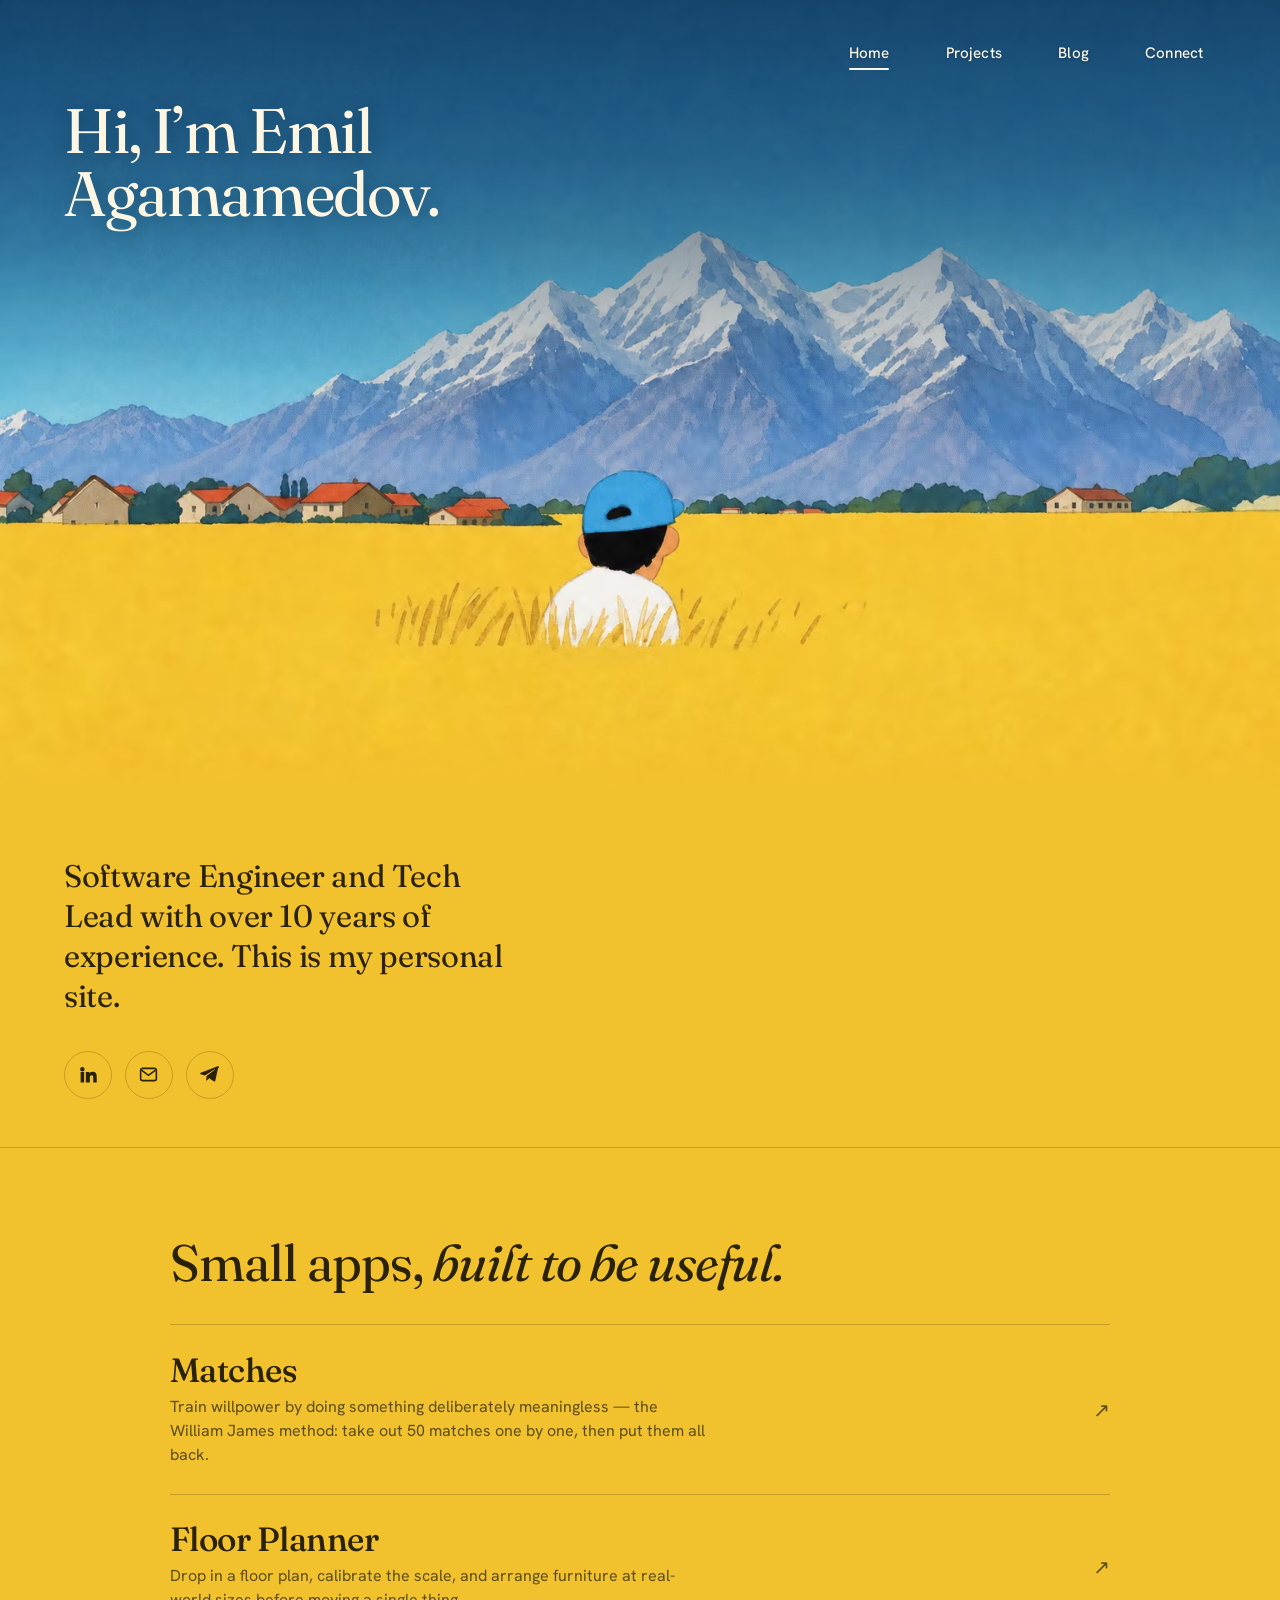
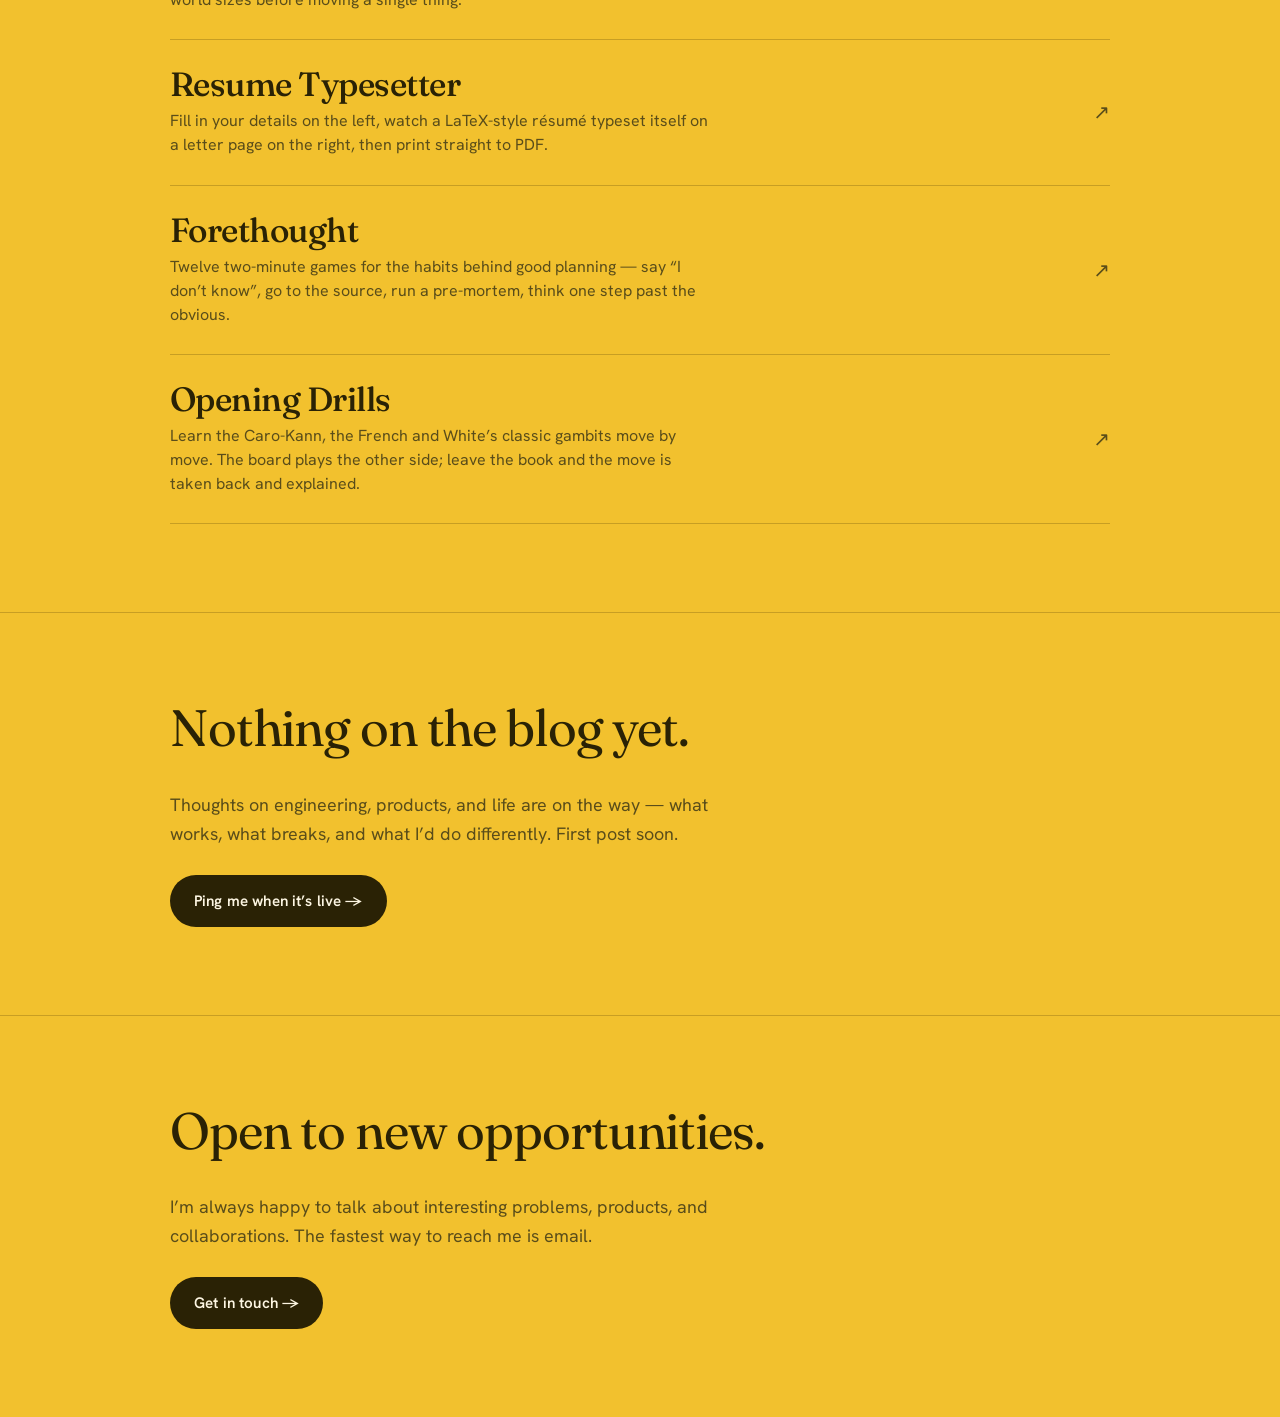
<file: index.html>
<!DOCTYPE html>
<html lang="en">
<head>
  <meta charset="UTF-8" />
  <meta name="viewport" content="width=device-width, initial-scale=1.0, viewport-fit=cover" />
  <title>Emil Agamamedov — Software Engineer</title>
  <meta name="description" content="Emil Agamamedov, Software Engineer and Tech Lead with over 10 years of experience. Personal site with small web apps you can open and use." />
  <link rel="canonical" href="https://emiliskra.dev/" />
  <meta name="theme-color" content="#f2c12e" />

  <!-- social unfurl: LinkedIn and referrals are the main arrival path -->
  <meta property="og:type" content="website" />
  <meta property="og:url" content="https://emiliskra.dev/" />
  <meta property="og:title" content="Emil Agamamedov — Software Engineer" />
  <meta property="og:description" content="Software Engineer and Tech Lead with over 10 years of experience. A small workshop of web apps you can open and use." />
  <meta property="og:image" content="https://emiliskra.dev/assets/hero-wide-1152.jpg" />
  <meta property="og:image:width" content="1152" />
  <meta property="og:image:height" content="768" />
  <meta property="og:image:alt" content="Painted illustration of a boy in a blue cap sitting in a golden field, looking toward snow-capped mountains." />
  <meta name="twitter:card" content="summary_large_image" />
  <meta name="twitter:title" content="Emil Agamamedov — Software Engineer" />
  <meta name="twitter:description" content="Software Engineer and Tech Lead with over 10 years of experience. A small workshop of web apps you can open and use." />
  <meta name="twitter:image" content="https://emiliskra.dev/assets/hero-wide-1152.jpg" />

  <link rel="icon" href="data:image/svg+xml,<svg xmlns='http://www.w3.org/2000/svg' viewBox='0 0 32 32'><rect width='32' height='32' fill='%232f8fce'/><path d='M0 21h32v11H0z' fill='%23f2c12e'/><path d='M2 21 12 7l5.5 8L21 10l9 11z' fill='%23fdf6e3'/></svg>" />

  <link rel="preconnect" href="https://fonts.googleapis.com" />
  <link rel="preconnect" href="https://fonts.gstatic.com" crossorigin />
  <link href="https://fonts.googleapis.com/css2?family=Fraunces:ital,opsz,wght@0,9..144,400;0,9..144,500;0,9..144,600;1,9..144,400&family=Hanken+Grotesk:wght@400;500;600&display=swap" rel="stylesheet" />

  <!--
    The hero art is the LCP element, so preload the crop this viewport will
    actually use. Three art-directed crops, each cut from the illustration's
    native height so nothing is ever upscaled at build time: 3:2 landscape,
    4:5 portrait, 9:16 phone.

    Selection keys off the aspect of the HERO BOX, not the viewport. The box is
    min-height: clamp(30rem, 88svh, 62rem), so:
      * below 1128px tall the box is 88svh and box aspect = viewport aspect / 0.88;
        crop boundaries at the geometric means of 1.5/0.8/0.5625 land on
        viewport aspect 0.964 and 0.591.
      * at or above 1128px tall the box is capped at 62rem (992px), so the box
        aspect is width / 992 and only width matters (1088px and 666px).
    Keep these in sync with .hero's min-height and with the <picture> below.
  -->
  <link rel="preload" as="image" type="image/avif" media="(min-height: 1128px) and (min-width: 1088px)"
        imagesrcset="assets/hero-wide-768.avif 768w, assets/hero-wide-1152.avif 1152w, assets/hero-wide-1536.avif 1536w"
        imagesizes="100vw" />
  <link rel="preload" as="image" type="image/avif" media="(min-height: 1128px) and (min-width: 666px) and (max-width: 1087px)"
        imagesrcset="assets/hero-mid-576.avif 576w, assets/hero-mid-819.avif 819w"
        imagesizes="100vw" />
  <link rel="preload" as="image" type="image/avif" media="(min-height: 1128px) and (max-width: 665px)"
        imagesrcset="assets/hero-tall-432.avif 432w, assets/hero-tall-576.avif 576w"
        imagesizes="110vw" />
  <link rel="preload" as="image" type="image/avif" media="(max-height: 1127px) and (min-aspect-ratio: 241/250)"
        imagesrcset="assets/hero-wide-768.avif 768w, assets/hero-wide-1152.avif 1152w, assets/hero-wide-1536.avif 1536w"
        imagesizes="100vw" />
  <link rel="preload" as="image" type="image/avif" media="(max-height: 1127px) and (max-aspect-ratio: 240/250) and (min-aspect-ratio: 591/1000)"
        imagesrcset="assets/hero-mid-576.avif 576w, assets/hero-mid-819.avif 819w"
        imagesizes="100vw" />
  <link rel="preload" as="image" type="image/avif" media="(max-height: 1127px) and (max-aspect-ratio: 590/1000)"
        imagesrcset="assets/hero-tall-432.avif 432w, assets/hero-tall-576.avif 576w"
        imagesizes="110vw" />

  <style>
    :root {
      /* the palette is lifted from the illustration */
      --scrim-rgb: 10 42 68;
      --sky-mid: #2f8fce;
      --sky-light: #7cc0e4;
      --gold-rgb: 242 193 46;
      --gold: rgb(var(--gold-rgb));
      --ink: #2a2205;
      --ink-soft: #5a4d1a;
      --ink-deep: #1b1603;
      --cream: #fdf6e3;
      --line-gold: rgba(90, 70, 8, 0.28);

      --ff-display: "Fraunces", Georgia, serif;
      --ff-body: "Hanken Grotesk", system-ui, sans-serif;

      --pad-x: clamp(1.4rem, 5vw, 4rem);
      --measure: 34rem;
    }

    * { box-sizing: border-box; }
    html { -webkit-text-size-adjust: 100%; }
    body {
      margin: 0;
      color: var(--ink);
      background: var(--gold);
      font-family: var(--ff-body);
      font-size: 17px;
      line-height: 1.5;
      -webkit-font-smoothing: antialiased;
      text-rendering: optimizeLegibility;
    }
    a { color: inherit; }

    /* one focus treatment, tuned per surface so it is always visible */
    :where(a, button, summary):focus-visible {
      outline: 3px solid var(--ink);
      outline-offset: 4px;
      border-radius: 3px;
    }
    .hero :where(a, button):focus-visible { outline-color: var(--cream); }

    .skip {
      position: absolute;
      left: 50%;
      top: 0;
      z-index: 20;
      transform: translate(-50%, -120%);
      background: var(--ink);
      color: var(--cream);
      font-weight: 600;
      font-size: 0.95rem;
      text-decoration: none;
      padding: 0.8rem 1.3rem;
      border-radius: 0 0 8px 8px;
    }
    .skip:focus-visible { transform: translate(-50%, 0); outline-offset: -6px; }

    /* ---------- HERO: the painting, seen whole ---------- */
    .hero {
      position: relative;
      isolation: isolate;
      display: grid;
      grid-template-rows: auto 1fr;
      min-height: clamp(30rem, 88svh, 62rem);
      padding:
        max(0.4rem, env(safe-area-inset-top))
        max(var(--pad-x), env(safe-area-inset-right))
        clamp(1.5rem, 4vw, 2.5rem)
        max(var(--pad-x), env(safe-area-inset-left));
      /* stands in for the art while it loads, and if it never arrives */
      background: linear-gradient(180deg, var(--sky-mid) 0%, var(--sky-light) 52%, var(--gold) 63%);
    }
    .hero-art {
      position: absolute;
      inset: 0;
      z-index: -2;
      overflow: hidden;
    }
    .hero-art img {
      display: block;
      width: 100%;
      height: 100%;
      object-fit: cover;
      object-position: center top;
    }
    /*
      Atmospheric deepening at the top of the sky. This is what guarantees the
      nav and headline a contrast floor no matter which crop the viewport picks —
      the previous build let the painted snowline decide, and the snow won.
    */
    .hero::before {
      content: "";
      position: absolute;
      inset: 0;
      z-index: -1;
      pointer-events: none;
      background:
        /*
          Graded as a deep zenith easing toward the horizon. The plateau through
          10-30% is deliberate: the nav and both lines of the headline sit in that
          band, and an even grade keeps the headline reading as one unit instead of
          the second line washing out where the painted sky lightens.
        */
        linear-gradient(180deg,
          rgb(var(--scrim-rgb) / 0.74) 0%,
          rgb(var(--scrim-rgb) / 0.64) 10%,
          rgb(var(--scrim-rgb) / 0.56) 20%,
          rgb(var(--scrim-rgb) / 0.44) 30%,
          rgb(var(--scrim-rgb) / 0.24) 40%,
          rgb(var(--scrim-rgb) / 0.10) 48%,
          rgb(var(--scrim-rgb) / 0) 56%),
        /*
          The painted field runs from rgb(190 160 60) at the left edge to
          rgb(242 193 46) at centre-right, so no flat colour can meet it without a
          seam. Dissolve the base of the art into the page gold instead. Both stops
          name the same triple so it fades through gold, never through grey. Kept
          under 6% so it stays below the boy at every crop.
        */
        linear-gradient(180deg,
          rgb(var(--gold-rgb) / 0) 94.4%,
          rgb(var(--gold-rgb) / 1) 100%);
    }

    /* ---------- nav ---------- */
    .nav {
      display: flex;
      justify-content: flex-end;
      padding-block: clamp(0.9rem, 2.2vw, 1.5rem);
    }
    .menu {
      display: flex;
      align-items: center;
      gap: clamp(0.1rem, 2.4vw, 2.6rem);
    }
    .menu a {
      position: relative;
      padding: 0.72rem clamp(0.45rem, 1.1vw, 0.8rem);
      color: var(--cream);
      font-weight: 500;
      font-size: clamp(0.95rem, 1.1vw, 1.02rem);
      letter-spacing: 0.01em;
      text-decoration: none;
      text-shadow: 0 1px 3px rgb(var(--scrim-rgb) / 0.45);
    }
    .menu a::after {
      content: "";
      position: absolute;
      left: clamp(0.45rem, 1.1vw, 0.8rem);
      right: clamp(0.45rem, 1.1vw, 0.8rem);
      bottom: 0.42rem;
      height: 2px;
      border-radius: 2px;
      background: currentColor;
      transform: scaleX(0);
      transition: transform 0.28s cubic-bezier(0.2, 0.7, 0.2, 1);
    }
    .menu a[aria-current]::after { transform: scaleX(1); }
    @media (hover: hover) {
      .menu a:hover::after { transform: scaleX(1); }
    }

    /* ---------- headline, in the sky ---------- */
    .hero-title {
      align-self: start;
      margin: 0;
      max-width: 13ch;
      font-family: var(--ff-display);
      font-optical-sizing: auto;
      font-weight: 400;
      font-size: clamp(2.3rem, 4.9vw, 4.35rem);
      line-height: 1.0;
      letter-spacing: -0.022em;
      color: var(--cream);
      text-shadow: 0 2px 18px rgb(var(--scrim-rgb) / 0.4);
    }

    /* ---------- intro plate, on flat gold ---------- */
    .intro {
      padding: clamp(2.4rem, 6vw, 4rem) var(--pad-x) clamp(2rem, 5vw, 3rem);
      border-bottom: 1px solid var(--line-gold);
    }
    .lead {
      margin: 0;
      max-width: 28rem;
      font-family: var(--ff-display);
      font-weight: 400;
      font-size: clamp(1.35rem, 2.6vw, 1.95rem);
      line-height: 1.28;
      letter-spacing: -0.012em;
      color: var(--ink);
    }
    .socials {
      display: flex;
      flex-wrap: wrap;
      gap: 0.8rem;
      margin-top: clamp(1.6rem, 3.4vw, 2.2rem);
    }
    .socials a {
      display: grid;
      place-items: center;
      width: 48px;
      height: 48px;
      border-radius: 50%;
      color: var(--ink);
      border: 1.5px solid var(--line-gold);
      transition: color 0.2s ease, background-color 0.2s ease, border-color 0.2s ease;
    }
    .socials svg { width: 21px; height: 21px; }
    @media (hover: hover) {
      .socials a:hover {
        color: var(--gold);
        background: var(--ink);
        border-color: var(--ink);
      }
    }

    /* ---------- sections ---------- */
    .section {
      padding: clamp(3rem, 8vw, 5.5rem) var(--pad-x);
      border-top: 1px solid var(--line-gold);
    }
    .section:first-of-type { border-top: 0; }
    .section-inner { max-width: 940px; margin: 0 auto; }
    .section h2 {
      margin: 0 0 clamp(1.4rem, 3vw, 2.2rem);
      font-family: var(--ff-display);
      font-weight: 400;
      font-size: clamp(2.1rem, 5vw, 3.2rem);
      line-height: 1.04;
      letter-spacing: -0.022em;
      color: var(--ink);
      text-wrap: balance;
    }
    .section h2 em { font-style: italic; }

    /* ---------- project list ---------- */
    .entries { list-style: none; margin: 0; padding: 0; }
    .entry {
      position: relative;
      display: grid;
      grid-template-columns: 1fr auto;
      align-items: center;
      column-gap: clamp(1rem, 4vw, 2rem);
      padding: clamp(1.2rem, 3vw, 1.7rem) 0;
      border-top: 1px solid var(--line-gold);
      color: var(--ink);
      text-decoration: none;
    }
    .entries li:last-child .entry { border-bottom: 1px solid var(--line-gold); }
    .entry-body {
      /* transform, not padding: the old build reflowed the row on every hover */
      transition: transform 0.32s cubic-bezier(0.2, 0.7, 0.2, 1);
    }
    .entry-name {
      display: block;
      margin: 0;
      font-family: var(--ff-display);
      font-weight: 500;
      font-size: clamp(1.5rem, 4vw, 2.1rem);
      line-height: 1.06;
      letter-spacing: -0.015em;
    }
    .entry-desc {
      display: block;
      margin: 0.4rem 0 0;
      max-width: var(--measure);
      font-size: 1rem;
      line-height: 1.5;
      color: var(--ink-soft);
    }
    .entry-arrow {
      font-size: 1.25rem;
      line-height: 1;
      color: var(--ink-soft);
      transition: transform 0.32s cubic-bezier(0.2, 0.7, 0.2, 1), color 0.2s ease;
    }
    @media (hover: hover) {
      .entry:hover .entry-body { transform: translateX(9px); }
      .entry:hover .entry-arrow { transform: translate(4px, -4px); color: var(--ink); }
    }

    /* ---------- prose blocks ---------- */
    .prose { max-width: var(--measure); font-size: 1.12rem; line-height: 1.62; color: var(--ink-soft); }
    .prose p { margin: 0; }
    .cta {
      display: inline-flex;
      align-items: center;
      gap: 0.5rem;
      margin-top: 1.7rem;
      padding: 0.85rem 1.5rem;
      font-weight: 600;
      font-size: 0.95rem;
      letter-spacing: 0.01em;
      text-decoration: none;
      color: var(--cream);
      background: var(--ink);
      border-radius: 999px;
      transition: background-color 0.2s ease, transform 0.2s ease;
    }
    @media (hover: hover) {
      .cta:hover { background: var(--ink-deep); transform: translateY(-2px); }
    }

    /* ---------- one authored moment: the art settles, the name resolves ---------- */
    @media (prefers-reduced-motion: no-preference) {
      html { scroll-behavior: smooth; }
      .hero-art img { animation: settle 1.5s cubic-bezier(0.16, 1, 0.3, 1) both; }
      .hero-title { animation: resolve 1s cubic-bezier(0.16, 1, 0.3, 1) 0.15s both; }
      @keyframes settle {
        from { transform: scale(1.045); }
        to { transform: none; }
      }
      @keyframes resolve {
        from { opacity: 0; transform: translateY(14px); filter: blur(7px); }
        to { opacity: 1; transform: none; filter: blur(0); }
      }
    }
  </style>
</head>
<body>

  <a class="skip" href="#main">Skip to content</a>

  <header class="hero" id="home">
    <div class="hero-art">
      <picture>
        <!-- tall viewports: the hero box is height-capped, so only width decides -->
        <source media="(min-height: 1128px) and (min-width: 1088px)" type="image/avif"
                srcset="assets/hero-wide-768.avif 768w, assets/hero-wide-1152.avif 1152w, assets/hero-wide-1536.avif 1536w"
                sizes="100vw" />
        <source media="(min-height: 1128px) and (min-width: 1088px)" type="image/jpeg"
                srcset="assets/hero-wide-768.jpg 768w, assets/hero-wide-1152.jpg 1152w, assets/hero-wide-1536.jpg 1536w"
                sizes="100vw" />
        <source media="(min-height: 1128px) and (min-width: 666px)" type="image/avif"
                srcset="assets/hero-mid-576.avif 576w, assets/hero-mid-819.avif 819w"
                sizes="100vw" />
        <source media="(min-height: 1128px) and (min-width: 666px)" type="image/jpeg"
                srcset="assets/hero-mid-576.jpg 576w, assets/hero-mid-819.jpg 819w"
                sizes="100vw" />
        <source media="(min-height: 1128px)" type="image/avif"
                srcset="assets/hero-tall-432.avif 432w, assets/hero-tall-576.avif 576w"
                sizes="110vw" />
        <source media="(min-height: 1128px)" type="image/jpeg"
                srcset="assets/hero-tall-432.jpg 432w, assets/hero-tall-576.jpg 576w"
                sizes="110vw" />

        <!-- otherwise the box is 88svh, so viewport aspect predicts its shape -->
        <source media="(min-aspect-ratio: 241/250)" type="image/avif"
                srcset="assets/hero-wide-768.avif 768w, assets/hero-wide-1152.avif 1152w, assets/hero-wide-1536.avif 1536w"
                sizes="100vw" />
        <source media="(min-aspect-ratio: 241/250)" type="image/jpeg"
                srcset="assets/hero-wide-768.jpg 768w, assets/hero-wide-1152.jpg 1152w, assets/hero-wide-1536.jpg 1536w"
                sizes="100vw" />
        <source media="(min-aspect-ratio: 591/1000)" type="image/avif"
                srcset="assets/hero-mid-576.avif 576w, assets/hero-mid-819.avif 819w"
                sizes="100vw" />
        <source media="(min-aspect-ratio: 591/1000)" type="image/jpeg"
                srcset="assets/hero-mid-576.jpg 576w, assets/hero-mid-819.jpg 819w"
                sizes="100vw" />
        <!-- phones: the box is taller than the 9:16 crop, so it renders wider than 100vw -->
        <source type="image/avif"
                srcset="assets/hero-tall-432.avif 432w, assets/hero-tall-576.avif 576w"
                sizes="110vw" />
        <source type="image/jpeg"
                srcset="assets/hero-tall-432.jpg 432w, assets/hero-tall-576.jpg 576w"
                sizes="110vw" />
        <img src="assets/background.jpg" width="1536" height="1024" fetchpriority="high"
             alt="Painted illustration: a boy in a blue cap sits in a golden field, looking toward snow-capped mountains above a small village." />
      </picture>
    </div>

    <nav class="nav" aria-label="Sections">
      <div class="menu">
        <a href="#home" aria-current="location">Home</a>
        <a href="#projects">Projects</a>
        <a href="#blog">Blog</a>
        <a href="#connect">Connect</a>
      </div>
    </nav>

    <h1 class="hero-title">Hi, I&rsquo;m Emil Agamamedov.</h1>
  </header>

  <main id="main">

    <div class="intro">
      <p class="lead">
        Software Engineer and Tech Lead with over 10 years of experience. This is my personal site.
      </p>
      <div class="socials">
        <a href="https://www.linkedin.com/in/emilagamam/" target="_blank" rel="noopener" aria-label="LinkedIn">
          <svg viewBox="0 0 24 24" fill="currentColor" aria-hidden="true"><path d="M4.98 3.5a2.5 2.5 0 1 1 0 5 2.5 2.5 0 0 1 0-5zM3 9h4v12H3V9zm6 0h3.8v1.7h.05c.53-.95 1.83-1.95 3.77-1.95 4.03 0 4.78 2.5 4.78 5.75V21h-4v-5.3c0-1.27-.02-2.9-1.77-2.9-1.77 0-2.04 1.38-2.04 2.8V21H9V9z"/></svg>
        </a>
        <a href="mailto:emilagamamedov@gmail.com" aria-label="Email">
          <svg viewBox="0 0 24 24" fill="none" stroke="currentColor" stroke-width="1.8" aria-hidden="true"><rect x="3" y="5" width="18" height="14" rx="2.5"/><path d="M4 7l8 6 8-6"/></svg>
        </a>
        <a href="https://t.me/emil_hacker" target="_blank" rel="noopener" aria-label="Telegram">
          <svg viewBox="0 0 24 24" fill="currentColor" aria-hidden="true"><path d="M21.9 4.3 18.6 19c-.24 1.1-.9 1.37-1.82.85l-5.03-3.7-2.43 2.34c-.27.27-.5.5-1.02.5l.36-5.14L18.02 6.5c.4-.36-.09-.56-.63-.2L6.85 13.2l-4.9-1.53c-1.07-.34-1.09-1.07.22-1.58l19.16-7.4c.89-.33 1.67.2 1.57 1.6z"/></svg>
        </a>
      </div>
    </div>

    <!-- ============ PROJECTS ============ -->
    <section class="section" id="projects" aria-labelledby="projects-h">
      <div class="section-inner">
        <h2 id="projects-h">Small apps, <em>built to be useful.</em></h2>
        <!-- To add an app: copy one <li> and point it at the new folder. -->
        <ul class="entries">
          <li>
            <a class="entry" href="matches/">
              <span class="entry-body">
                <h3 class="entry-name">Matches</h3>
                <span class="entry-desc">Train willpower by doing something deliberately meaningless — the William James method: take out 50 matches one by one, then put them all back.</span>
              </span>
              <span class="entry-arrow" aria-hidden="true">&#8599;</span>
            </a>
          </li>
          <li>
            <a class="entry" href="floor_planner/floor-planner.html">
              <span class="entry-body">
                <h3 class="entry-name">Floor Planner</h3>
                <span class="entry-desc">Drop in a floor plan, calibrate the scale, and arrange furniture at real-world sizes before moving a single thing.</span>
              </span>
              <span class="entry-arrow" aria-hidden="true">&#8599;</span>
            </a>
          </li>
          <li>
            <a class="entry" href="resume_builder/">
              <span class="entry-body">
                <h3 class="entry-name">Resume Typesetter</h3>
                <span class="entry-desc">Fill in your details on the left, watch a LaTeX-style résumé typeset itself on a letter page on the right, then print straight to PDF.</span>
              </span>
              <span class="entry-arrow" aria-hidden="true">&#8599;</span>
            </a>
          </li>
          <li>
            <a class="entry" href="forethought/">
              <span class="entry-body">
                <h3 class="entry-name">Forethought</h3>
                <span class="entry-desc">Twelve two-minute games for the habits behind good planning — say “I don’t know”, go to the source, run a pre-mortem, think one step past the obvious.</span>
              </span>
              <span class="entry-arrow" aria-hidden="true">&#8599;</span>
            </a>
          </li>
          <li>
            <a class="entry" href="chess_openings/">
              <span class="entry-body">
                <h3 class="entry-name">Opening Drills</h3>
                <span class="entry-desc">Learn the Caro-Kann, the French and White&rsquo;s classic gambits move by move. The board plays the other side; leave the book and the move is taken back and explained.</span>
              </span>
              <span class="entry-arrow" aria-hidden="true">&#8599;</span>
            </a>
          </li>
        </ul>
      </div>
    </section>

    <!-- ============ BLOG ============ -->
    <section class="section" id="blog" aria-labelledby="blog-h">
      <div class="section-inner">
        <h2 id="blog-h">Nothing on the blog yet.</h2>
        <div class="prose">
          <p>Thoughts on engineering, products, and life are on the way — what works, what breaks, and what I&rsquo;d do differently. First post soon.</p>
          <a class="cta" href="mailto:emilagamamedov@gmail.com?subject=Notify%20me%20about%20the%20blog">Ping me when it&rsquo;s live &rarr;</a>
        </div>
      </div>
    </section>

    <!-- ============ CONNECT ============ -->
    <section class="section" id="connect" aria-labelledby="connect-h">
      <div class="section-inner">
        <h2 id="connect-h">Open to new opportunities.</h2>
        <div class="prose">
          <p>I&rsquo;m always happy to talk about interesting problems, products, and collaborations. The fastest way to reach me is email.</p>
          <a class="cta" href="mailto:emilagamamedov@gmail.com?subject=Hello%20Emil">Get in touch &rarr;</a>
        </div>
      </div>
    </section>

  </main>

  <script>
    // Mark the nav link whose section is currently in view.
    const links = [...document.querySelectorAll(".menu a")];
    const byHref = new Map(links.map((l) => [l.getAttribute("href"), l]));
    const observer = new IntersectionObserver(
      (entries) => {
        for (const entry of entries) {
          if (!entry.isIntersecting) continue;
          const active = byHref.get("#" + entry.target.id);
          if (!active) continue;
          for (const link of links) link.removeAttribute("aria-current");
          active.setAttribute("aria-current", "location");
        }
      },
      { rootMargin: "-45% 0px -45% 0px" }
    );
    for (const id of ["home", "projects", "blog", "connect"]) {
      const el = document.getElementById(id);
      if (el) observer.observe(el);
    }
  </script>
</body>
</html>
</file>
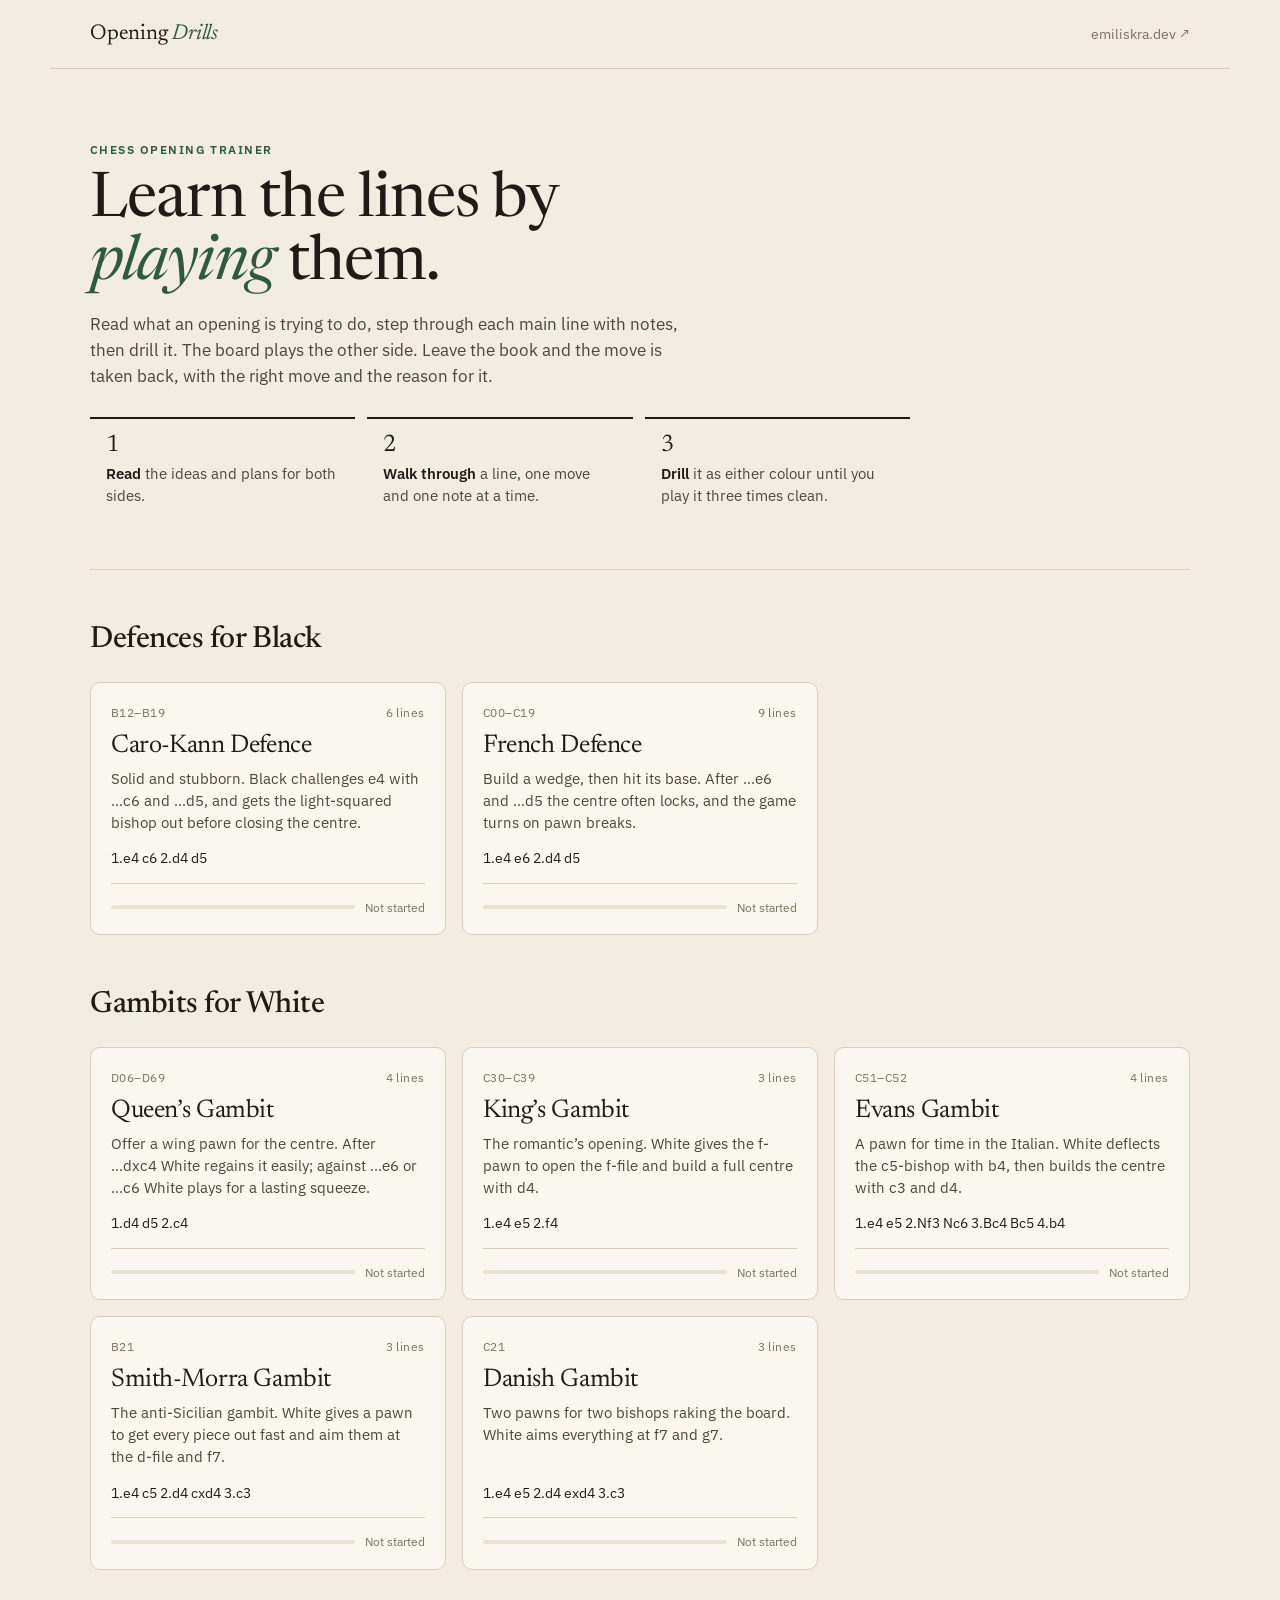
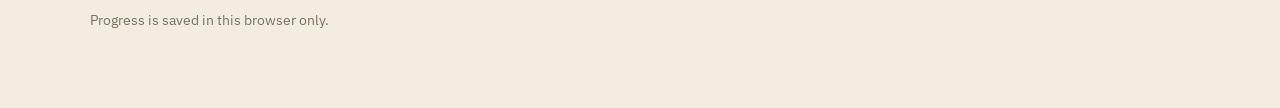
<file: chess_openings/index.html>
<!DOCTYPE html>
<html lang="en">
<head>
  <meta charset="UTF-8" />
  <meta name="viewport" content="width=device-width, initial-scale=1.0" />
  <title>Opening Drills — Chess Opening Trainer</title>
  <meta name="description" content="Learn the Caro-Kann, the French and White's classic gambits move by move. The board plays the other side; leave the book and the move is taken back and explained." />
  <meta name="theme-color" content="#f3ede1" />
  <link rel="icon" href="data:image/svg+xml,<svg xmlns='http://www.w3.org/2000/svg' viewBox='0 0 32 32'><rect width='32' height='32' fill='%23f0e6cd'/><rect width='16' height='16' fill='%235f7f58'/><rect x='16' y='16' width='16' height='16' fill='%235f7f58'/></svg>" />
  <link rel="preconnect" href="https://fonts.googleapis.com" />
  <link rel="preconnect" href="https://fonts.gstatic.com" crossorigin />
  <link href="https://fonts.googleapis.com/css2?family=IBM+Plex+Sans:wght@400;500;600&family=Newsreader:ital,opsz,wght@0,6..72,400;0,6..72,500;0,6..72,600;1,6..72,400&display=swap" rel="stylesheet" />
  <!-- just the twelve chess glyphs, so the pieces look the same on every system -->
  <link href="https://fonts.googleapis.com/css2?family=Noto+Sans+Symbols+2&text=%E2%99%94%E2%99%95%E2%99%96%E2%99%97%E2%99%98%E2%99%99%E2%99%9A%E2%99%9B%E2%99%9C%E2%99%9D%E2%99%9E%E2%99%9F%EF%B8%8E&display=block" rel="stylesheet" />
  <link rel="stylesheet" href="style.css" />
</head>
<body>
  <header class="bar">
    <a class="brand" href="#/">Opening <em>Drills</em></a>
    <a class="home" href="../">emiliskra.dev <span aria-hidden="true">↗</span></a>
  </header>
  <main id="app" class="wrap">
    <noscript><p class="lede">Opening Drills needs JavaScript to run the board.</p></noscript>
  </main>
  <script src="chess.js"></script>
  <script src="openings.js"></script>
  <script src="app.js"></script>
</body>
</html>
</file>
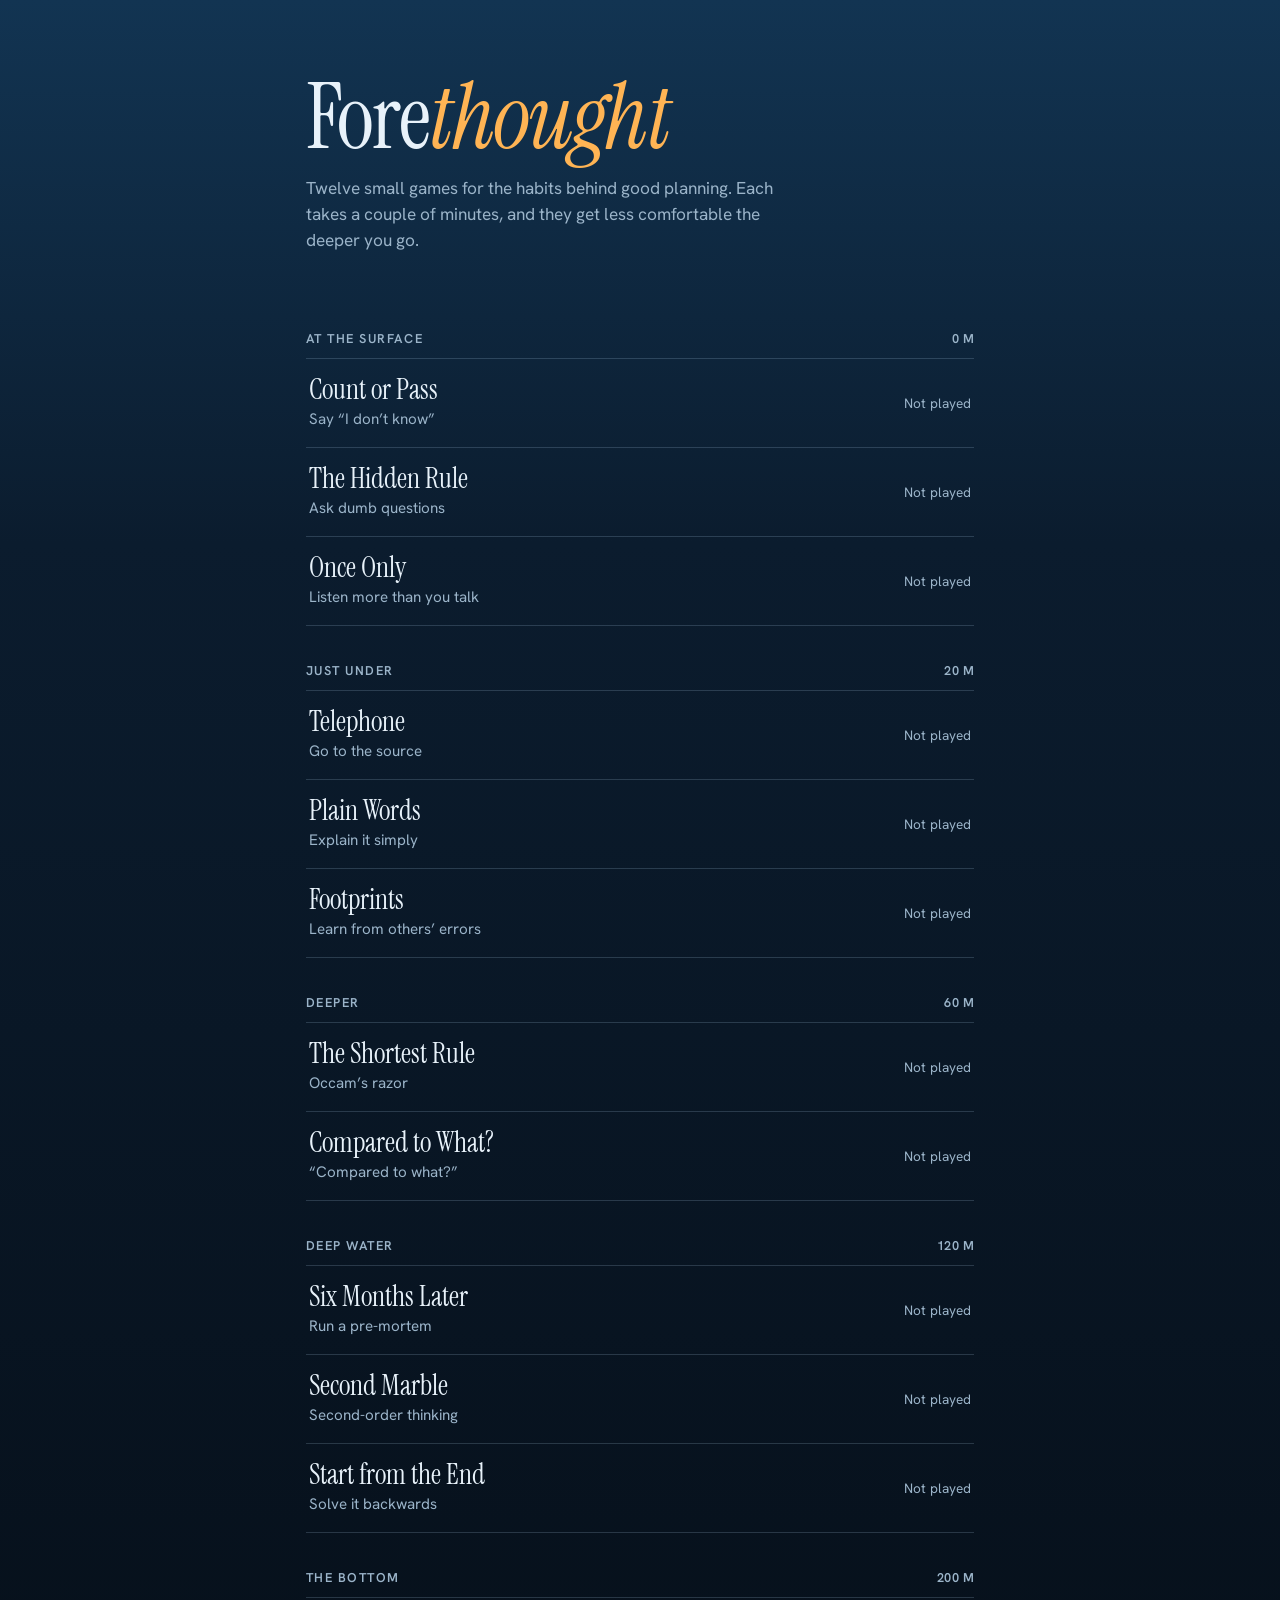
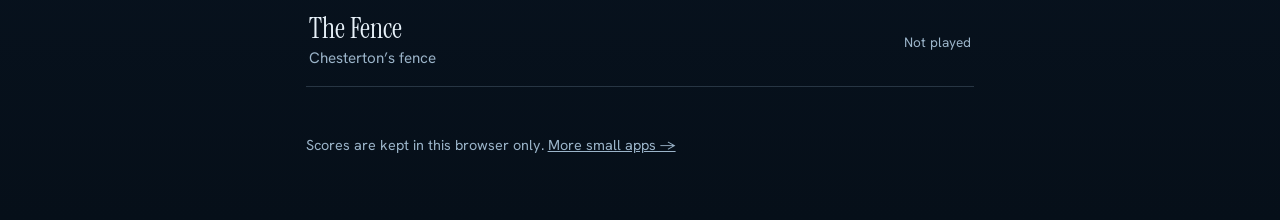
<file: forethought/index.html>
<!DOCTYPE html>
<html lang="en">
<head>
  <meta charset="UTF-8" />
  <meta name="viewport" content="width=device-width, initial-scale=1.0, viewport-fit=cover" />
  <title>Forethought — Twelve games for thinking before you act</title>
  <meta name="description" content="Twelve small games that train the habits of good planning: saying “I don't know”, going to the source, running a pre-mortem, second-order thinking, and more." />
  <meta name="theme-color" content="#0f2c45" />
  <link rel="icon" href="data:image/svg+xml,<svg xmlns='http://www.w3.org/2000/svg' viewBox='0 0 32 32'><rect width='32' height='32' rx='6' fill='%230b1a2a'/><path d='M4 13h24' stroke='%238fa9bf' stroke-width='1.5'/><path d='M11 13l5-8 5 8z' fill='%23e6f1fa'/><path d='M9 13h14l-3 9-4 5-4-5z' fill='%23ffb454'/></svg>" />
  <link rel="preconnect" href="https://fonts.googleapis.com" />
  <link rel="preconnect" href="https://fonts.gstatic.com" crossorigin />
  <link href="https://fonts.googleapis.com/css2?family=Hanken+Grotesk:wght@400;500;600;700&family=Instrument+Serif:ital@0;1&display=swap" rel="stylesheet" />
  <link rel="stylesheet" href="style.css" />
</head>
<body>
  <main class="page" id="app">
    <noscript><p class="noscript">Forethought is a set of small games and needs JavaScript to run.</p></noscript>
  </main>
  <script src="script.js"></script>
</body>
</html>
</file>
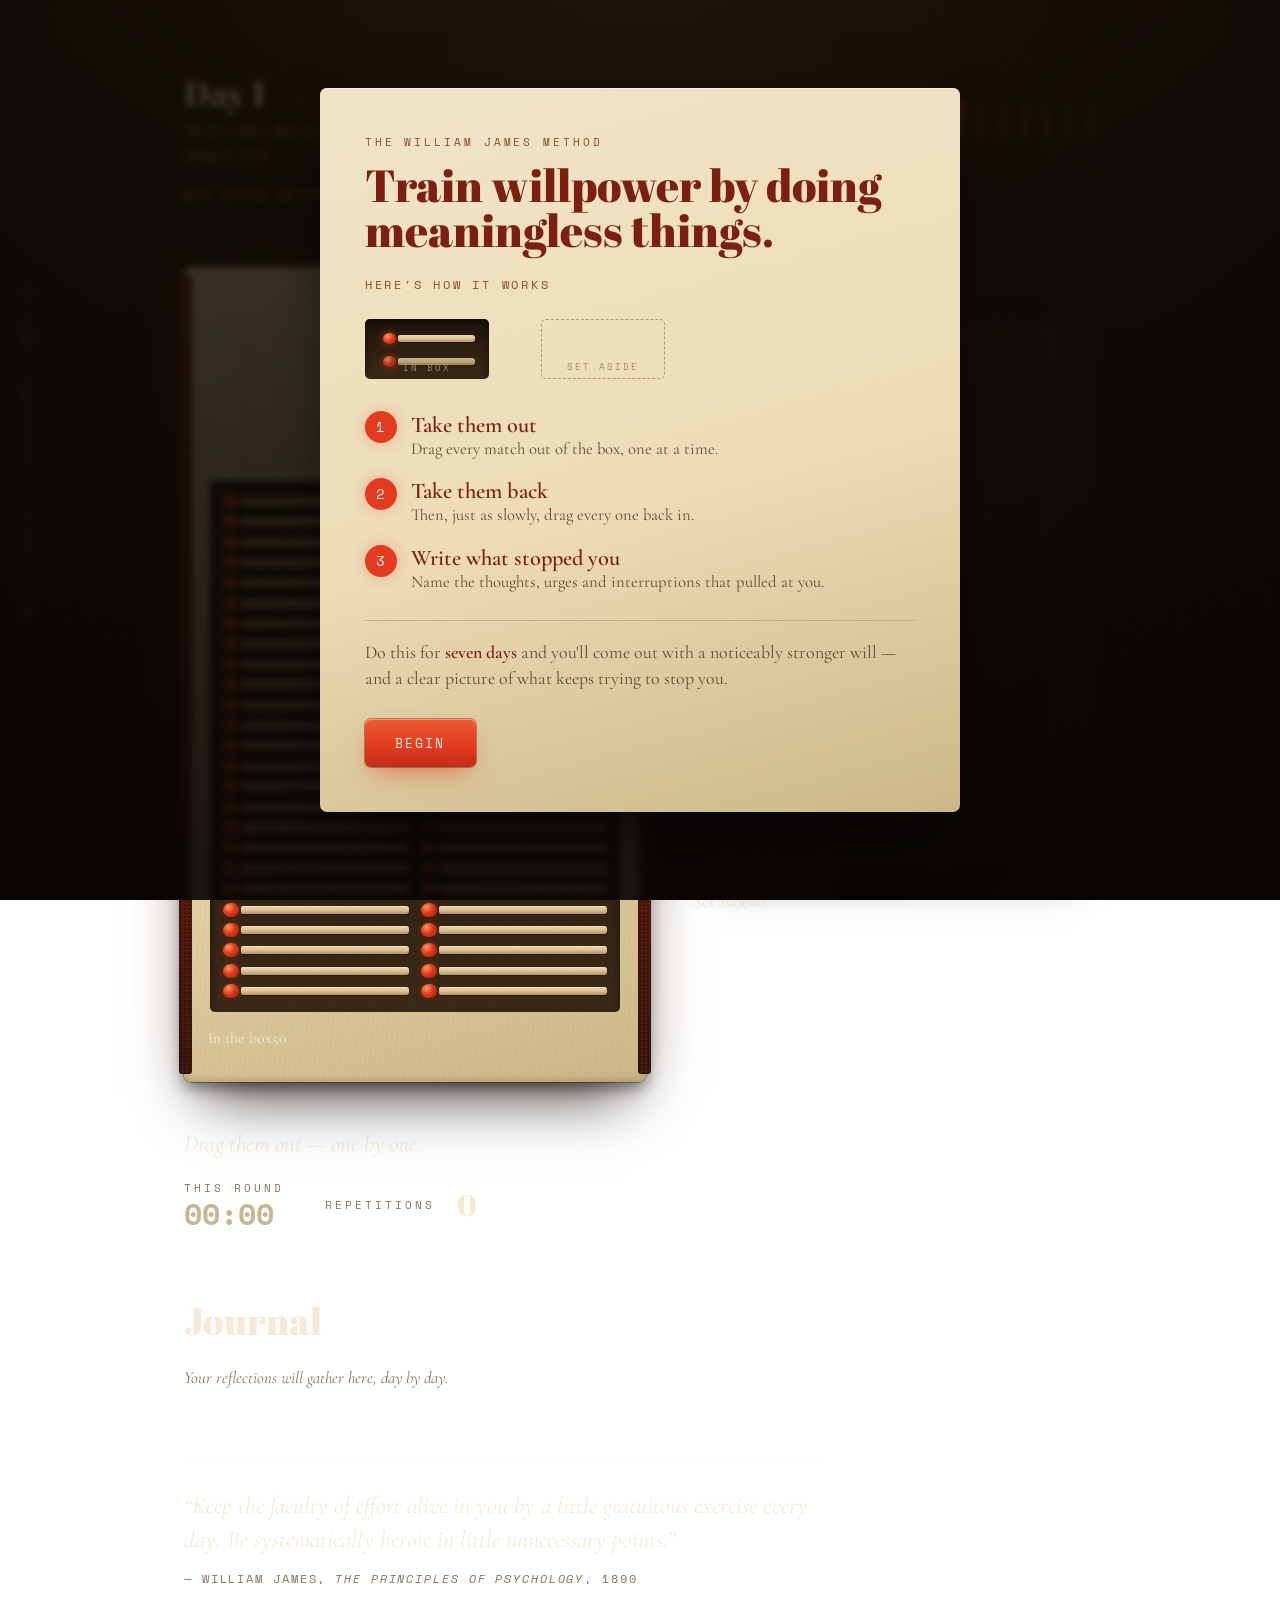
<file: matches/index.html>
<!DOCTYPE html>
<html lang="en">
<head>
  <meta charset="UTF-8" />
  <meta name="viewport" content="width=device-width, initial-scale=1.0" />
  <title>VESTA — An Exercise of the Will</title>
  <meta name="description" content="William James's matchbox exercise for training the will: take every match out one by one, then bring them back." />
  <link rel="preconnect" href="https://fonts.googleapis.com" />
  <link rel="preconnect" href="https://fonts.gstatic.com" crossorigin />
  <link href="https://fonts.googleapis.com/css2?family=Abril+Fatface&family=Cormorant+Garamond:ital,wght@0,400;0,500;1,400;1,500&family=Space+Mono:wght@400;700&display=swap" rel="stylesheet" />
  <link rel="stylesheet" href="style.css" />
</head>
<body>
  <div class="edge-label" aria-hidden="true">Willpower&nbsp;&middot;&nbsp;Training&nbsp;&middot;&nbsp;No.&nbsp;1</div>

  <main class="page">
    <section class="course" aria-label="Your seven-day progress">
      <div class="course-track">
        <div class="course-meta">
          <p class="course-day">Day <span id="day-num">1</span><span class="course-of"> / 7</span></p>
          <p class="course-note" id="course-note"></p>
        </div>
        <div class="pips" id="pips" aria-hidden="true"></div>
      </div>
      <details class="why">
        <summary>Why seven days?</summary>
        <p>A single effort proves nothing; the will is strengthened the way a muscle is —
          by small, deliberate, repeated exertion. James urged a daily dose of <em>gratuitous
          exercise</em>: doing a thing for no reason but that you would rather not. Seven
          unbroken days is the shortest stretch long enough for the act to cross from a
          decision you make into a routine you keep.</p>
        <p><strong>Expect the first three days to be the hardest.</strong> That is when boredom
          and the “why am I even doing this?” urge are loudest, before the habit forms. Push
          through them and the rest come far easier. Miss a day and the count does not advance —
          it asks only that you return.</p>
      </details>
    </section>

    <section class="stage" aria-label="The matchbox exercise">
      <!-- THE BOX -->
      <div class="panel panel--box">
        <article class="matchbox" aria-label="Matchbox">
          <div class="strike strike--l" aria-hidden="true"></div>
          <div class="strike strike--r" aria-hidden="true"></div>
          <div class="label">
            <svg class="emblem" viewBox="0 0 40 56" aria-hidden="true">
              <defs>
                <linearGradient id="flame" x1="0" y1="1" x2="0" y2="0">
                  <stop offset="0%" stop-color="#9c1c12" />
                  <stop offset="50%" stop-color="#e23a1f" />
                  <stop offset="100%" stop-color="#f3cd72" />
                </linearGradient>
              </defs>
              <g class="flame">
                <path d="M20 4 C 30 18, 34 24, 30 36 C 28 44, 22 48, 20 48
                         C 18 48, 12 44, 10 36 C 6 24, 12 16, 20 4 Z" fill="url(#flame)" />
                <path d="M20 22 C 25 30, 26 34, 23 40 C 22 44, 20 45, 20 45
                         C 20 45, 18 44, 17 40 C 14 34, 16 28, 20 22 Z" fill="#fff3d6" opacity="0.8" />
              </g>
              <rect x="18.5" y="46" width="3" height="8" rx="1.2" fill="#2a2018" />
            </svg>
            <h2 class="brand">Vesta</h2>
            <p class="brand-sub">Safety Matches</p>
            <p class="brand-line">An Exercise &middot; of &middot; the Will</p>
          </div>
          <div class="tray" id="box-tray" role="list" aria-label="Matches in the box"></div>
          <p class="readout"><span class="readout-key">In the box</span><span class="readout-val" id="box-count">00</span></p>
        </article>
      </div>

      <!-- SET ASIDE -->
      <div class="panel panel--aside">
        <p class="aside-title">Set Aside</p>
        <div class="slab" aria-label="Matches set aside">
          <div class="tray tray--aside" id="aside-tray" role="list" aria-label="Matches set aside"></div>
          <p class="slab-empty" id="slab-empty">— empty —</p>
        </div>
        <p class="readout"><span class="readout-key">Set aside</span><span class="readout-val" id="aside-count">00</span></p>
      </div>
    </section>

    <section class="console">
      <p class="cue" id="cue">Drag them out — one by one.</p>
      <div class="console-row">
        <div class="meter">
          <span class="meter-label">This round</span>
          <span class="timer" id="timer">00:00</span>
        </div>
        <div class="reps">
          <span class="reps-label">Repetitions</span>
          <div class="tally" id="tally" aria-hidden="true"></div>
          <span class="reps-num" id="reps-num">0</span>
        </div>
      </div>
    </section>

    <section class="ledger" aria-label="Your journal">
      <h2 class="ledger-title">Journal</h2>
      <div class="ledger-list" id="ledger-list"></div>
    </section>

    <footer class="quote">
      <p class="quote-text">“Keep the faculty of effort alive in you by a little gratuitous
        exercise every day. Be systematically heroic in little unnecessary points.”</p>
      <p class="quote-cite">— William James, <em>The Principles of Psychology</em>, 1890</p>
    </footer>
  </main>

  <p class="sr-only" id="status" role="status" aria-live="polite"></p>

  <div class="overlay" id="onboard" aria-hidden="true">
    <div class="sheet" role="dialog" aria-modal="true" aria-labelledby="onboard-title">
      <p class="sheet-kicker">The William James Method</p>
      <h2 class="sheet-title" id="onboard-title">Train willpower by doing meaningless things.</h2>
      <p class="how">Here's how it works</p>
      <div class="demo" aria-hidden="true">
        <div class="demo-zone demo-box"><span class="demo-tag">in box</span></div>
        <div class="demo-zone demo-slot"><span class="demo-tag">set aside</span></div>
        <span class="demo-match demo-static"><span class="head"></span><span class="stick"></span></span>
        <span class="demo-match demo-runner"><span class="head"></span><span class="stick"></span></span>
      </div>
      <ol class="steps">
        <li>
          <span class="step-n">1</span>
          <div class="step-body">
            <h3>Take them out</h3>
            <p>Drag every match out of the box, one at a time.</p>
          </div>
        </li>
        <li>
          <span class="step-n">2</span>
          <div class="step-body">
            <h3>Take them back</h3>
            <p>Then, just as slowly, drag every one back in.</p>
          </div>
        </li>
        <li>
          <span class="step-n">3</span>
          <div class="step-body">
            <h3>Write what stopped you</h3>
            <p>Name the thoughts, urges and interruptions that pulled at you.</p>
          </div>
        </li>
      </ol>
      <p class="payoff">Do this for <strong>seven days</strong> and you'll come out with a
        noticeably stronger will — and a clear picture of what keeps trying to stop you.</p>
      <button type="button" class="begin" id="onboard-begin">Begin</button>
    </div>
  </div>

  <div class="overlay" id="overlay" aria-hidden="true">
    <div class="sheet" role="dialog" aria-modal="true" aria-labelledby="sheet-title">
      <p class="sheet-kicker">Day <span id="sheet-day">1</span> &middot; Round complete &middot; <span id="round-time">00:00</span></p>
      <h2 class="sheet-title" id="sheet-title">What tried to stop you?</h2>
      <p class="sheet-sub">Five resistances rose while you worked — a stray thought, a buzzing
        phone, someone calling your name, the small voice insisting this is pointless.
        Name them. Noticing the pull is the whole exercise.</p>
      <ol class="reasons" id="reasons">
        <li><input type="text" maxlength="140" placeholder="A thought that pulled you elsewhere…" /></li>
        <li><input type="text" maxlength="140" placeholder="Something happened around you…" /></li>
        <li><input type="text" maxlength="140" placeholder="Someone called, texted, interrupted…" /></li>
        <li><input type="text" maxlength="140" placeholder="A bodily urge — restlessness, boredom…" /></li>
        <li><input type="text" maxlength="140" placeholder="“This is pointless” — the voice of quitting…" /></li>
      </ol>
      <button type="button" class="begin" id="begin-again">Begin again</button>
    </div>
  </div>

  <script src="script.js"></script>
</body>
</html>
</file>
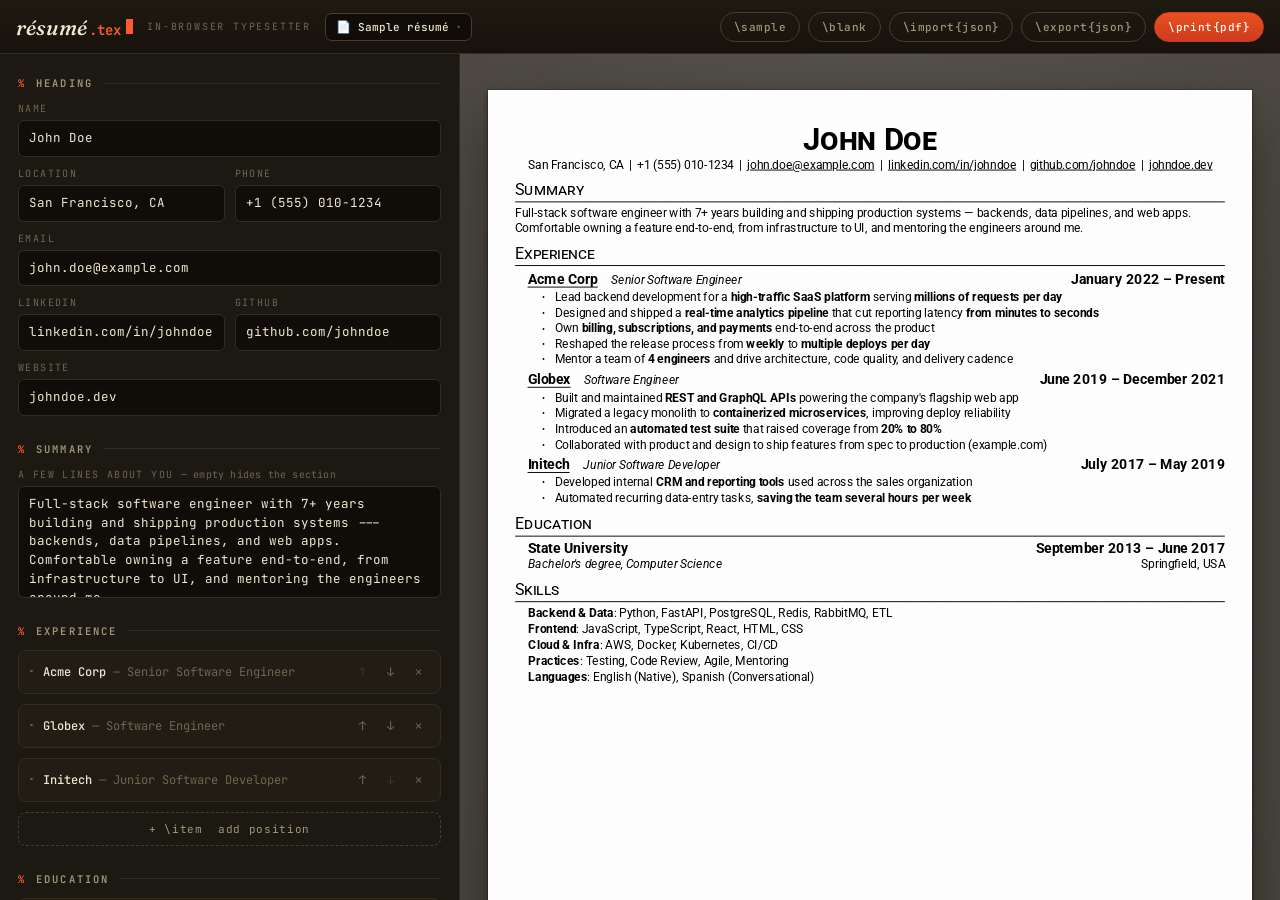
<file: resume_builder/index.html>
<!DOCTYPE html>
<html lang="en">
<head>
  <meta charset="UTF-8" />
  <meta name="viewport" content="width=device-width, initial-scale=1.0" />
  <title>Resume Typesetter</title>
  <meta name="description" content="Fill in your details on the left, watch a LaTeX-style résumé typeset itself on the right, then print straight to PDF." />
  <link rel="icon" href="data:image/svg+xml,<svg xmlns=%22http://www.w3.org/2000/svg%22 viewBox=%220 0 100 100%22><text y=%22.9em%22 font-size=%2290%22>📄</text></svg>" />
  <link rel="preconnect" href="https://fonts.googleapis.com" />
  <link rel="preconnect" href="https://fonts.gstatic.com" crossorigin />
  <link href="https://fonts.googleapis.com/css2?family=Fraunces:ital,opsz,wght@1,9..144,500&family=JetBrains+Mono:wght@400;500;600&family=Roboto:ital,wght@0,400;0,500;0,700;1,400;1,500&display=swap" rel="stylesheet" />
  <link rel="stylesheet" href="style.css" />
</head>
<body>

  <header class="toolbar">
    <a class="wordmark" href="../" title="Back to all mini apps">
      <span class="wm-name">résumé</span><span class="wm-ext">.tex</span><span class="wm-caret" aria-hidden="true"></span>
    </a>
    <span class="wm-sub">in-browser typesetter</span>

    <div class="doc-switch" id="doc-switch">
      <button class="doc-btn" id="doc-btn" type="button" aria-haspopup="true" aria-expanded="false" title="Switch résumé">
        <span class="doc-ico" aria-hidden="true">📄</span>
        <span class="doc-name" id="doc-current">Untitled</span>
        <span class="doc-caret" aria-hidden="true">▾</span>
      </button>
      <div class="doc-menu" id="doc-menu" role="menu" hidden></div>
    </div>

    <span class="save-state" id="save-state" aria-live="polite"></span>
    <div class="toolbar-actions">
      <button class="btn" id="btn-sample" type="button">\sample</button>
      <button class="btn" id="btn-clear" type="button">\blank</button>
      <button class="btn" id="btn-import" type="button">\import{json}</button>
      <button class="btn" id="btn-export" type="button">\export{json}</button>
      <button class="btn btn-primary" id="btn-print" type="button">\print{pdf}</button>
    </div>
    <input type="file" id="file-import" accept=".json,application/json" hidden />
  </header>

  <main class="app">

    <!-- ============ SOURCE (editor) ============ -->
    <section class="editor" id="editor" aria-label="Résumé editor">

      <div class="f-sec"><span class="pct">%</span> heading</div>
      <div class="f-grid">
        <label class="f-field span2">
          <span class="f-label">name</span>
          <input type="text" data-k="name" placeholder="Ada Lovelace" autocomplete="off" />
        </label>
        <label class="f-field">
          <span class="f-label">location</span>
          <input type="text" data-k="location" placeholder="London, UK" autocomplete="off" />
        </label>
        <label class="f-field">
          <span class="f-label">phone</span>
          <input type="text" data-k="phone" placeholder="+44 …" autocomplete="off" />
        </label>
        <label class="f-field span2">
          <span class="f-label">email</span>
          <input type="text" data-k="email" placeholder="ada@analytical.engine" autocomplete="off" />
        </label>
        <label class="f-field">
          <span class="f-label">linkedin</span>
          <input type="text" data-k="linkedin" placeholder="linkedin.com/in/…" autocomplete="off" />
        </label>
        <label class="f-field">
          <span class="f-label">github</span>
          <input type="text" data-k="github" placeholder="github.com/…" autocomplete="off" />
        </label>
        <label class="f-field span2">
          <span class="f-label">website</span>
          <input type="text" data-k="website" placeholder="example.com" autocomplete="off" />
        </label>
      </div>

      <div class="f-sec"><span class="pct">%</span> summary</div>
      <label class="f-field">
        <span class="f-label">a few lines about you <span class="f-opt">— empty hides the section</span></span>
        <textarea data-k="summary" rows="3" placeholder="Full-stack engineer with …"></textarea>
      </label>

      <div class="f-sec"><span class="pct">%</span> experience</div>
      <div id="exp-list"></div>
      <button class="btn-add" type="button" data-act="add" data-list="experience">+ \item&nbsp; add position</button>

      <div class="f-sec"><span class="pct">%</span> education</div>
      <div id="edu-list"></div>
      <button class="btn-add" type="button" data-act="add" data-list="education">+ \item&nbsp; add education</button>

      <div class="f-sec"><span class="pct">%</span> skills</div>
      <div id="skill-list"></div>
      <button class="btn-add" type="button" data-act="add" data-list="skills">+ \item&nbsp; add skill line</button>

      <div class="hint">
        <div class="hint-title"><span class="pct">%</span> markup</div>
        <div><code>**bold**</code> · <code>*italic*</code> · <code>[text](url)</code> · <code>--</code> → – · <code>---</code> → —</div>
        <div>One bullet per line. Everything autosaves in this browser.</div>
        <div>\print{pdf} opens the print dialog — pick “Save as PDF”, keep margins on “Default”.</div>
      </div>
    </section>

    <!-- ============ OUTPUT (typeset page) ============ -->
    <section class="desk" id="desk" aria-label="Typeset preview">
      <div class="scaler" id="scaler">
        <div class="sheet" id="sheet"></div>
      </div>
    </section>

  </main>

  <!-- ============ IMPORT MODAL ============ -->
  <div class="modal-bg" id="import-modal" hidden>
    <div class="modal" role="dialog" aria-modal="true" aria-labelledby="import-title">
      <div class="modal-head">
        <h2 id="import-title">\import{json}</h2>
        <button class="modal-x" id="import-close" type="button" title="Close" aria-label="Close">✕</button>
      </div>

      <div class="modal-body">
        <p class="modal-lead">
          Paste résumé JSON below and hit import — or copy the format, ask an AI
          (Claude, ChatGPT, …) to fill it in from your CV, then paste the result back here.
        </p>

        <div class="modal-sec">
          <div class="modal-sec-head">
            <span>expected format</span>
            <button class="btn" id="import-copy" type="button">copy for AI</button>
          </div>
          <pre class="code" id="import-template"></pre>
          <p class="modal-hint">
            <code>bullets</code> is one string with each bullet on its own line.
            Markup: <code>**bold**</code> · <code>*italic*</code> · <code>[text](url)</code> ·
            <code>--</code> → – · <code>---</code> → —
          </p>
        </div>

        <div class="modal-sec">
          <div class="modal-sec-head"><span>paste your json</span></div>
          <textarea id="import-textarea" placeholder="{ … }" spellcheck="false" autocomplete="off"></textarea>
          <div class="modal-err" id="import-err" hidden></div>
        </div>
      </div>

      <div class="modal-actions">
        <button class="btn" id="import-file" type="button">choose file…</button>
        <span class="modal-spacer"></span>
        <button class="btn" id="import-cancel" type="button">cancel</button>
        <button class="btn btn-primary" id="import-apply" type="button">import</button>
      </div>
    </div>
  </div>

  <script src="script.js"></script>
</body>
</html>
</file>
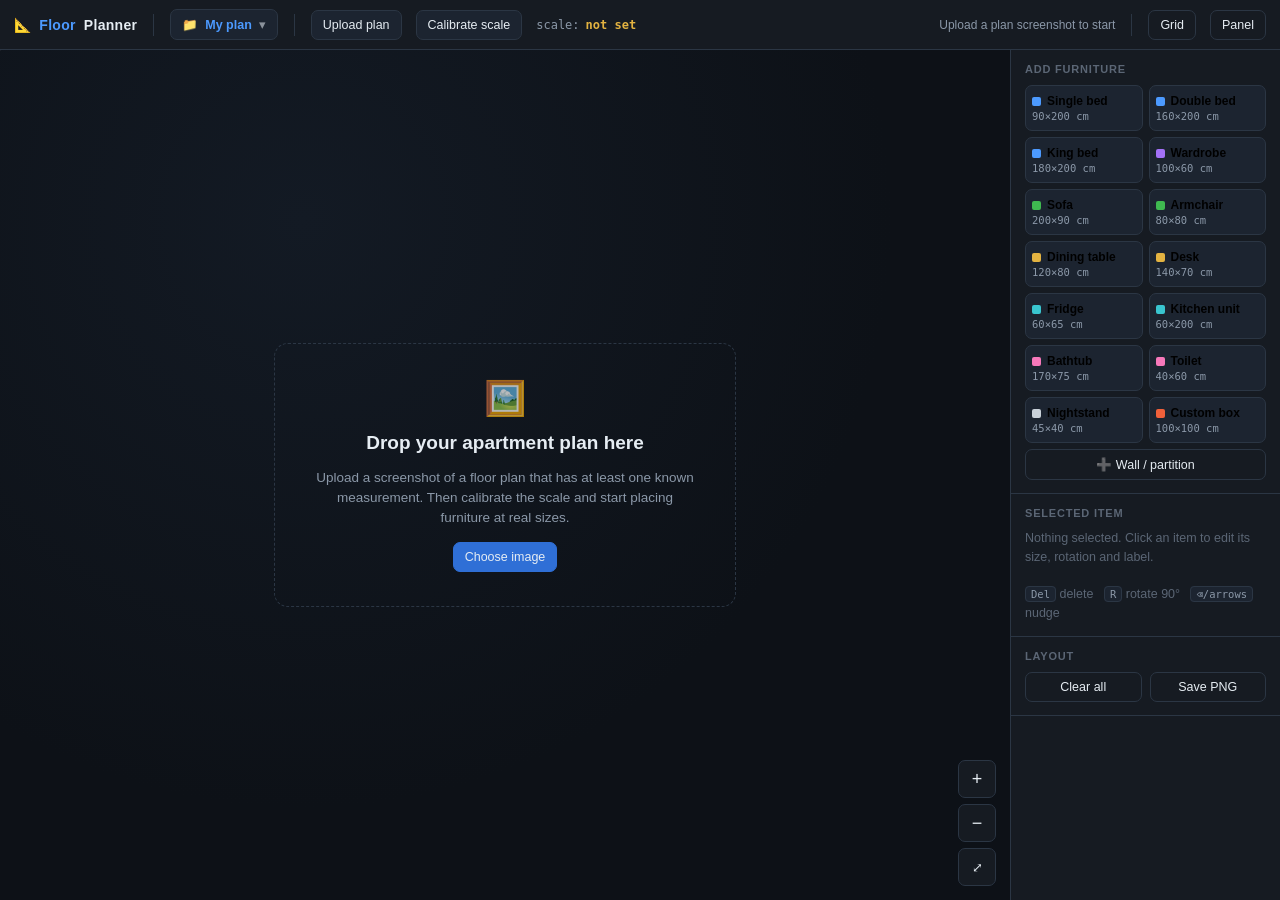
<file: floor_planner/floor-planner.html>
<!DOCTYPE html>
<html lang="en">
<head>
<meta charset="UTF-8">
<meta name="viewport" content="width=device-width, initial-scale=1.0, maximum-scale=1.0, user-scalable=no">
<title>Floor Planner</title>
<style>
  :root{
    --bg:#0d1117; --panel:#161b22; --panel2:#1c2430; --line:#2b3644;
    --ink:#e6edf3; --muted:#8b98a8; --faint:#5b6675;
    --accent:#4c9aff; --accent2:#2f6fd6;
    --ok:#3fb950; --warn:#e3b341; --danger:#f0603a;
    --mono:'SFMono-Regular',ui-monospace,'JetBrains Mono',Menlo,Consolas,monospace;
    --sans:-apple-system,BlinkMacSystemFont,'Segoe UI',Roboto,sans-serif;
  }
  *{box-sizing:border-box}
  html,body{margin:0;height:100%;overflow:hidden;background:var(--bg);color:var(--ink);font-family:var(--sans);-webkit-user-select:none;user-select:none;-webkit-tap-highlight-color:transparent}
  #app{display:flex;flex-direction:column;height:100%}

  /* ---- top bar ---- */
  header{display:flex;align-items:center;gap:14px;padding:9px 14px;background:var(--panel);border-bottom:1px solid var(--line);flex-wrap:wrap;z-index:20}
  .brand{font-weight:650;letter-spacing:.3px;font-size:14px;display:flex;align-items:center;gap:8px}
  .brand b{color:var(--accent)}
  .sep{width:1px;height:22px;background:var(--line);margin:0 2px}
  .btn{appearance:none;border:1px solid var(--line);background:var(--panel2);color:var(--ink);
    font:inherit;font-size:12.5px;padding:7px 11px;border-radius:7px;cursor:pointer;display:inline-flex;align-items:center;gap:7px;white-space:nowrap;transition:.12s}
  .btn:hover{border-color:var(--faint);background:#232d3b}
  .btn:active{transform:translateY(1px)}
  .btn.primary{background:var(--accent2);border-color:var(--accent2)}
  .btn.primary:hover{background:var(--accent)}
  .btn.on{background:var(--accent2);border-color:var(--accent);color:#fff}
  .btn.ghost{background:transparent}
  .scaleTag{font-family:var(--mono);font-size:12px;color:var(--muted);display:flex;align-items:center;gap:6px}
  .scaleTag b{color:var(--ok)}
  .scaleTag.unset b{color:var(--warn)}
  .spacer{flex:1}
  .hint{font-size:12px;color:var(--muted)}

  /* ---- main ---- */
  main{flex:1;display:flex;min-height:0}
  #stageWrap{flex:1;position:relative;overflow:hidden;background:
    radial-gradient(circle at 30% 20%,#131a24,transparent 60%),
    var(--bg);
    touch-action:none;cursor:grab}
  #stageWrap.panning{cursor:grabbing}
  #stageWrap.calib{cursor:crosshair}
  #planImg{position:absolute;top:0;left:0;transform-origin:0 0;pointer-events:none;image-rendering:auto;box-shadow:0 0 0 1px rgba(255,255,255,.05)}
  #svg{position:absolute;inset:0;width:100%;height:100%;pointer-events:none;overflow:visible}
  #items{position:absolute;inset:0;pointer-events:none}

  .item{position:absolute;pointer-events:auto;cursor:move;border:1.5px solid var(--c);
    background:color-mix(in srgb,var(--c) 22%,transparent);border-radius:3px;
    display:flex;align-items:center;justify-content:center;overflow:visible}
  .item .lbl{font-family:var(--mono);font-size:11px;line-height:1.25;text-align:center;color:#fff;
    text-shadow:0 1px 2px rgba(0,0,0,.7);pointer-events:none;padding:2px;white-space:nowrap}
  .item.sel{border-width:2px;box-shadow:0 0 0 1px #000,0 0 0 3px color-mix(in srgb,var(--c) 60%,transparent)}
  .handle{position:absolute;width:14px;height:14px;background:#fff;border:1.5px solid var(--accent2);border-radius:50%;
    pointer-events:auto;touch-action:none}
  .h-res{cursor:nwse-resize}
  .h-rot{background:var(--accent);border-color:#fff;cursor:grab;top:-34px;left:50%;transform:translate(-50%,-50%)}
  .rotstem{position:absolute;top:-34px;left:50%;width:1.5px;height:34px;background:var(--accent);transform:translateX(-50%);pointer-events:none}

  /* empty state */
  #empty{position:absolute;inset:0;display:flex;flex-direction:column;align-items:center;justify-content:center;gap:18px;text-align:center;padding:24px;color:var(--muted)}
  #empty h2{color:var(--ink);font-weight:600;margin:0;font-size:19px}
  #empty p{margin:0;max-width:380px;line-height:1.5;font-size:13.5px}
  #dropZone{border:1.5px dashed var(--line);border-radius:14px;padding:34px 40px;transition:.15s;display:flex;flex-direction:column;align-items:center;gap:14px}
  #dropZone.over{border-color:var(--accent);background:rgba(76,154,255,.06)}
  .drop-ico{font-size:34px;opacity:.7}

  /* ---- right inspector ---- */
  aside{width:270px;background:var(--panel);border-left:1px solid var(--line);display:flex;flex-direction:column;overflow-y:auto}
  aside.hidden{display:none}
  .sec{padding:13px 14px;border-bottom:1px solid var(--line)}
  .sec h3{margin:0 0 10px;font-size:11px;letter-spacing:.8px;text-transform:uppercase;color:var(--faint);font-weight:600}
  .palette{display:grid;grid-template-columns:1fr 1fr;gap:6px}
  .pbtn{border:1px solid var(--line);background:var(--panel2);border-radius:7px;padding:8px 6px;cursor:pointer;
    display:flex;flex-direction:column;align-items:flex-start;gap:2px;transition:.12s;text-align:left}
  .pbtn:hover{border-color:var(--faint);background:#232d3b}
  .pbtn .pn{font-size:12px;font-weight:550;display:flex;align-items:center;gap:6px}
  .pbtn .dot{width:9px;height:9px;border-radius:2px;flex:none}
  .pbtn .pd{font-family:var(--mono);font-size:10.5px;color:var(--muted)}

  .field{display:flex;align-items:center;justify-content:space-between;gap:8px;margin-bottom:9px}
  .field label{font-size:12px;color:var(--muted)}
  .field .inp{display:flex;align-items:center;gap:4px}
  input.num{width:74px;background:var(--bg);border:1px solid var(--line);color:var(--ink);font-family:var(--mono);
    font-size:12.5px;padding:6px 8px;border-radius:6px;text-align:right}
  input.txt{width:150px;background:var(--bg);border:1px solid var(--line);color:var(--ink);font-size:12.5px;padding:6px 8px;border-radius:6px}
  input.num:focus,input.txt:focus{outline:none;border-color:var(--accent)}
  .unit{font-family:var(--mono);font-size:11px;color:var(--faint);width:22px}
  .swatches{display:flex;gap:6px;flex-wrap:wrap}
  .sw{width:22px;height:22px;border-radius:5px;cursor:pointer;border:2px solid transparent}
  .sw.on{border-color:#fff}
  .row2{display:flex;gap:8px}
  .row2 .btn{flex:1;justify-content:center}
  .noSel{font-size:12.5px;color:var(--faint);line-height:1.5}
  .kbd{font-family:var(--mono);font-size:10.5px;background:var(--panel2);border:1px solid var(--line);border-radius:4px;padding:1px 5px;color:var(--muted)}

  /* zoom controls */
  #zoombar{position:absolute;right:14px;bottom:14px;display:flex;flex-direction:column;gap:6px;z-index:15}
  #zoombar .btn{width:38px;height:38px;justify-content:center;padding:0;font-size:18px;background:var(--panel);backdrop-filter:blur(4px)}
  #ruler{position:absolute;left:14px;bottom:14px;z-index:15;background:rgba(13,17,23,.8);border:1px solid var(--line);
    border-radius:7px;padding:8px 10px;font-family:var(--mono);font-size:11px;color:var(--muted);backdrop-filter:blur(4px);display:none}
  #ruler .bar{height:4px;background:var(--ink);margin-top:5px;border-left:1px solid var(--ink);border-right:1px solid var(--ink);position:relative}

  /* calibration modal */
  .modal-bg{position:fixed;inset:0;background:rgba(0,0,0,.55);display:flex;align-items:center;justify-content:center;z-index:60}
  .modal{background:var(--panel);border:1px solid var(--line);border-radius:12px;padding:20px;width:320px;box-shadow:0 20px 60px rgba(0,0,0,.5)}
  .modal h3{margin:0 0 6px;font-size:15px}
  .modal p{margin:0 0 14px;font-size:12.5px;color:var(--muted);line-height:1.5}
  .modal .inline{display:flex;gap:8px;align-items:center;margin-bottom:14px}
  .modal .inline input{flex:1;text-align:left}
  .modal select{background:var(--bg);border:1px solid var(--line);color:var(--ink);font-family:var(--mono);padding:7px;border-radius:6px}

  /* calibration banner */
  #calibBanner{position:absolute;top:14px;left:50%;transform:translateX(-50%);z-index:30;background:var(--accent2);
    color:#fff;padding:9px 16px;border-radius:20px;font-size:12.5px;display:none;align-items:center;gap:10px;box-shadow:0 6px 20px rgba(0,0,0,.4)}
  #calibBanner .x{cursor:pointer;opacity:.85;font-weight:700}

  #projBtn b{font-weight:600;color:var(--accent);max-width:130px;overflow:hidden;text-overflow:ellipsis;white-space:nowrap}
  .projList{display:flex;flex-direction:column;gap:6px;max-height:320px;overflow:auto;margin-bottom:6px}
  .projRow{display:flex;align-items:center;justify-content:space-between;gap:8px;padding:8px 10px;
    border:1px solid var(--line);border-radius:8px;background:var(--panel2)}
  .projRow.active{border-color:var(--accent);background:#232d3b}
  .projRow .pName{flex:1;min-width:0;font-size:13px;cursor:pointer;overflow:hidden;text-overflow:ellipsis;white-space:nowrap}
  .projRow.active .pName{color:var(--accent)}
  .projRow .pMeta{font-family:var(--mono);font-size:10.5px;color:var(--faint);margin-left:8px;flex:none}
  .projRow .pActs{display:flex;gap:2px;flex:none}
  .iconbtn{border:1px solid transparent;background:transparent;color:var(--muted);cursor:pointer;
    border-radius:6px;padding:3px 7px;font-size:12.5px;line-height:1}
  .iconbtn:hover{background:var(--bg);color:var(--ink)}

  .fileInput{position:fixed;left:-10000px;top:0;width:1px;height:1px;opacity:0}
  @media (max-width:720px){
    aside{position:absolute;right:0;top:0;bottom:0;z-index:25;box-shadow:-8px 0 24px rgba(0,0,0,.4)}
    .brand span.full{display:none}
  }
</style>
</head>
<body>
<div id="app">
  <header>
    <div class="brand">📐 <b>Floor</b><span class="full">Planner</span></div>
    <div class="sep"></div>
    <button class="btn" id="projBtn" title="Projects">📁 <b id="projName">Plan</b> <span style="opacity:.55">▾</span></button>
    <div class="sep"></div>
    <button class="btn" id="uploadBtn">Upload plan</button>
    <button class="btn" id="calibBtn">Calibrate scale</button>
    <div class="scaleTag unset" id="scaleTag">scale: <b id="scaleVal">not set</b></div>
    <div class="spacer"></div>
    <span class="hint" id="topHint">Upload a plan screenshot to start</span>
    <div class="sep"></div>
    <button class="btn ghost" id="gridBtn">Grid</button>
    <button class="btn ghost" id="panelBtn" title="Toggle panel">Panel</button>
  </header>

  <main>
    <div id="stageWrap">
      <img id="planImg" alt="">
      <svg id="svg"></svg>
      <div id="items"></div>

      <div id="empty">
        <div id="dropZone">
          <div class="drop-ico">🖼️</div>
          <h2>Drop your apartment plan here</h2>
          <p>Upload a screenshot of a floor plan that has at least one known measurement. Then calibrate the scale and start placing furniture at real sizes.</p>
          <button class="btn primary" id="uploadBtn2">Choose image</button>
        </div>
      </div>

      <div id="calibBanner">
        <span id="calibText">Click the two ends of a known dimension</span>
        <span class="x" id="calibCancel">✕</span>
      </div>

      <div id="ruler"><span id="rulerLabel">1 m</span><div class="bar" id="rulerBar"></div></div>

      <div id="zoombar">
        <button class="btn" id="zInBtn">+</button>
        <button class="btn" id="zOutBtn">−</button>
        <button class="btn" id="zFitBtn" title="Fit" style="font-size:13px">⤢</button>
      </div>
    </div>

    <aside id="inspector">
      <div class="sec">
        <h3>Add furniture</h3>
        <div class="palette" id="palette"></div>
        <button class="btn ghost" id="wallBtn" style="width:100%;justify-content:center;margin-top:6px">➕ Wall / partition</button>
      </div>

      <div class="sec" id="selSec">
        <h3>Selected item</h3>
        <div class="noSel" id="noSel">
          Nothing selected. Click an item to edit its size, rotation and label.<br><br>
          <span class="kbd">Del</span> delete &nbsp; <span class="kbd">R</span> rotate 90° &nbsp; <span class="kbd">⌫/arrows</span> nudge
        </div>
        <div id="selBody" style="display:none">
          <div class="field"><label>Label</label><div class="inp"><input class="txt" id="iLabel"></div></div>
          <div class="field"><label>Width</label><div class="inp"><input class="num" id="iW" type="number" min="1" step="1"><span class="unit">cm</span></div></div>
          <div class="field"><label>Depth</label><div class="inp"><input class="num" id="iH" type="number" min="1" step="1"><span class="unit">cm</span></div></div>
          <div class="field"><label>Rotation</label><div class="inp"><input class="num" id="iR" type="number" step="1"><span class="unit">°</span></div></div>
          <div class="field" style="align-items:flex-start"><label style="margin-top:4px">Color</label><div class="swatches" id="swatches"></div></div>
          <div class="row2" style="margin-top:4px">
            <button class="btn" id="dupBtn">Duplicate</button>
            <button class="btn" id="delBtn" style="color:var(--danger)">Delete</button>
          </div>
        </div>
      </div>

      <div class="sec">
        <h3>Layout</h3>
        <div class="row2">
          <button class="btn ghost" id="clearBtn">Clear all</button>
          <button class="btn ghost" id="exportBtn">Save PNG</button>
        </div>
      </div>
    </aside>
  </main>
</div>

<input type="file" accept="image/*" class="fileInput" id="fileInput">

<script>
(() => {
'use strict';
const $ = s => document.querySelector(s);
const stageWrap=$('#stageWrap'), planImg=$('#planImg'), svg=$('#svg'), itemsEl=$('#items');

/* ---------- state ---------- */
let img=null;                       // natural dimensions once loaded
let view={x:0,y:0,zoom:1};          // world(image px)->screen: sx = x + wx*zoom
let ppm=null;                       // pixels(image) per meter -> the scale
let items=[];                       // {id,type,cx,cy,w,h(meters),rot,color,label}
let selId=null;
let showGrid=false;
let uid=1;
let imgURL=null;                    // data URL of current plan image (kept for persistence)
let PID=null;                       // active project id
let projectName='Plan';

const COLORS=['#4c9aff','#3fb950','#e3b341','#f0603a','#a371f7','#f778ba','#39c5cf','#c9d1d9'];

/* furniture presets: dimensions in cm  (w = across, h = depth) */
const PRESETS=[
  {type:'Single bed',  w:90, h:200, c:'#4c9aff'},
  {type:'Double bed',  w:160,h:200, c:'#4c9aff'},
  {type:'King bed',    w:180,h:200, c:'#4c9aff'},
  {type:'Wardrobe',    w:100,h:60,  c:'#a371f7'},
  {type:'Sofa',        w:200,h:90,  c:'#3fb950'},
  {type:'Armchair',    w:80, h:80,  c:'#3fb950'},
  {type:'Dining table',w:120,h:80,  c:'#e3b341'},
  {type:'Desk',        w:140,h:70,  c:'#e3b341'},
  {type:'Fridge',      w:60, h:65,  c:'#39c5cf'},
  {type:'Kitchen unit',w:60, h:200, c:'#39c5cf'},
  {type:'Bathtub',     w:170,h:75,  c:'#f778ba'},
  {type:'Toilet',      w:40, h:60,  c:'#f778ba'},
  {type:'Nightstand',  w:45, h:40,  c:'#c9d1d9'},
  {type:'Custom box',  w:100,h:100, c:'#f0603a'},
];

/* ---------- coordinate helpers ---------- */
const toScreen=(wx,wy)=>[view.x+wx*view.zoom, view.y+wy*view.zoom];
const toWorld =(sx,sy)=>[(sx-view.x)/view.zoom, (sy-view.y)/view.zoom];
function stagePt(e){const r=stageWrap.getBoundingClientRect();return [e.clientX-r.left, e.clientY-r.top];}
const rot=(x,y,a)=>{const c=Math.cos(a),s=Math.sin(a);return [x*c-y*s, x*s+y*c];};

/* ---------- image load ---------- */
function loadImage(file){
  if(!file || !file.type.startsWith('image/')){alert('Please choose an image file.');return;}
  const reader=new FileReader();
  reader.onerror=()=>alert('Could not read that file. Try a PNG or JPG.');
  reader.onload=()=>{
    const url=reader.result; // data URL — safe inside the sandbox
    const im=new Image();
    im.onload=()=>{
      img={w:im.naturalWidth,h:im.naturalHeight};
      imgURL=url;
      planImg.src=url;
      $('#empty').style.display='none';
      fitView();
      $('#topHint').textContent = ppm? 'Add furniture from the panel →' : 'Now calibrate the scale using a known measurement';
      saveImage(url);
      render();
    };
    im.onerror=()=>alert('That image could not be loaded. Try another file.');
    im.src=url;
  };
  reader.readAsDataURL(file);
}
$('#fileInput').addEventListener('change',e=>{if(e.target.files[0])loadImage(e.target.files[0]);e.target.value='';});
['#uploadBtn','#uploadBtn2'].forEach(s=>$(s).addEventListener('click',()=>$('#fileInput').click()));

// drag & drop
const dz=$('#dropZone');
['dragenter','dragover'].forEach(ev=>stageWrap.addEventListener(ev,e=>{e.preventDefault();if(dz)dz.classList.add('over');}));
['dragleave','drop'].forEach(ev=>stageWrap.addEventListener(ev,e=>{e.preventDefault();if(dz)dz.classList.remove('over');}));
stageWrap.addEventListener('drop',e=>{const f=[...e.dataTransfer.files].find(f=>f.type.startsWith('image/'));if(f)loadImage(f);});

/* ---------- view / fit / zoom ---------- */
function fitView(){
  if(!img)return;
  const r=stageWrap.getBoundingClientRect();
  const pad=40;
  const z=Math.min((r.width-pad)/img.w,(r.height-pad)/img.h);
  view.zoom=z;
  view.x=(r.width-img.w*z)/2;
  view.y=(r.height-img.h*z)/2;
}
function zoomAt(sx,sy,factor){
  const [wx,wy]=toWorld(sx,sy);
  view.zoom=Math.min(20,Math.max(.02,view.zoom*factor));
  view.x=sx-wx*view.zoom; view.y=sy-wy*view.zoom;
  render();
}
stageWrap.addEventListener('wheel',e=>{e.preventDefault();const [sx,sy]=stagePt(e);zoomAt(sx,sy,e.deltaY<0?1.12:1/1.12);},{passive:false});
$('#zInBtn').onclick=()=>{const r=stageWrap.getBoundingClientRect();zoomAt(r.width/2,r.height/2,1.2);};
$('#zOutBtn').onclick=()=>{const r=stageWrap.getBoundingClientRect();zoomAt(r.width/2,r.height/2,1/1.2);};
$('#zFitBtn').onclick=()=>{fitView();render();};

/* ---------- render ---------- */
function render(){
  if(img){
    planImg.style.width=img.w+'px';planImg.style.height=img.h+'px';
    planImg.style.transform=`translate(${view.x}px,${view.y}px) scale(${view.zoom})`;
  }
  renderSVG();
  renderItems();
  renderRuler();
  scheduleSave();
}

function renderSVG(){
  let out='';
  // grid (1m spacing) if calibrated
  if(showGrid && ppm){
    const r=stageWrap.getBoundingClientRect();
    const step=ppm*view.zoom;                       // px between meter lines on screen
    if(step>6){
      const [w0x,w0y]=toWorld(0,0);
      const startX=Math.floor(w0x/ppm)*ppm, startY=Math.floor(w0y/ppm)*ppm;
      for(let wx=startX; ;wx+=ppm){const [sx]=toScreen(wx,0);if(sx>r.width)break;if(sx<0)continue;out+=`<line x1="${sx}" y1="0" x2="${sx}" y2="${r.height}" stroke="#ffffff" stroke-opacity="0.06"/>`;}
      for(let wy=startY; ;wy+=ppm){const [,sy]=toScreen(0,wy);if(sy>r.height)break;if(sy<0)continue;out+=`<line x1="0" y1="${sy}" x2="${r.width}" y2="${sy}" stroke="#ffffff" stroke-opacity="0.06"/>`;}
    }
  }
  // calibration in-progress line
  if(calib.active && calib.p1){
    const [x1,y1]=toScreen(calib.p1[0],calib.p1[1]);
    const p2= calib.p2 || (calib.hover||calib.p1);
    const [x2,y2]=toScreen(p2[0],p2[1]);
    out+=`<line x1="${x1}" y1="${y1}" x2="${x2}" y2="${y2}" stroke="#4c9aff" stroke-width="2" stroke-dasharray="6 4"/>`;
    out+=dot(x1,y1)+dot(x2,y2);
  }
  svg.innerHTML=out;
}
const dot=(x,y)=>`<circle cx="${x}" cy="${y}" r="5" fill="#4c9aff" stroke="#fff" stroke-width="1.5"/>`;

function renderItems(){
  itemsEl.innerHTML='';
  if(!ppm)return;
  for(const it of items){
    const [cx,cy]=toScreen(it.cx,it.cy);
    const w=it.w*ppm*view.zoom, h=it.h*ppm*view.zoom;
    const el=document.createElement('div');
    el.className='item'+(it.id===selId?' sel':'');
    el.style.setProperty('--c',it.color);
    el.style.left=cx+'px'; el.style.top=cy+'px';
    el.style.width=w+'px'; el.style.height=h+'px';
    el.style.transform=`translate(-50%,-50%) rotate(${it.rot}deg)`;
    el.dataset.id=it.id;
    const wc=Math.round(it.w*100), hc=Math.round(it.h*100);
    el.innerHTML=`<div class="lbl">${it.label||it.type}<br>${wc}×${hc}</div>`;
    if(it.id===selId){
      el.innerHTML+=`<div class="rotstem"></div>
        <div class="handle h-rot" data-role="rot"></div>
        <div class="handle h-res" data-role="res" style="right:-7px;bottom:-7px"></div>
        <div class="handle h-res" data-role="res-tl" style="left:-7px;top:-7px;cursor:nwse-resize"></div>`;
    }
    itemsEl.appendChild(el);
  }
}

function renderRuler(){
  const rl=$('#ruler');
  if(!ppm){rl.style.display='none';return;}
  rl.style.display='block';
  // choose a "nice" length whose pixel width is 60-160px
  const targets=[0.1,0.25,0.5,1,2,3,5,10];
  let best=1;
  for(const t of targets){const px=t*ppm*view.zoom;if(px>=60&&px<=170){best=t;break;}best=t;}
  const px=Math.round(best*ppm*view.zoom);
  $('#rulerBar').style.width=px+'px';
  $('#rulerLabel').textContent= best>=1? best+' m' : (best*100)+' cm';
}

/* ---------- calibration ---------- */
const calib={active:false,p1:null,p2:null,hover:null};
function startCalib(){
  if(!img){alert('Upload a plan image first.');return;}
  calib.active=true;calib.p1=null;calib.p2=null;
  stageWrap.classList.add('calib');
  $('#calibBanner').style.display='flex';
  $('#calibText').textContent='Click the FIRST end of a known dimension';
  $('#calibBtn').classList.add('on');
  render();
}
function cancelCalib(){
  calib.active=false;calib.p1=null;calib.p2=null;
  stageWrap.classList.remove('calib');
  $('#calibBanner').style.display='none';
  $('#calibBtn').classList.remove('on');
  render();
}
$('#calibBtn').onclick=()=>calib.active?cancelCalib():startCalib();
$('#calibCancel').onclick=cancelCalib;

function calibClick(sx,sy){
  const w=toWorld(sx,sy);
  if(!calib.p1){calib.p1=w;$('#calibText').textContent='Click the SECOND end';render();}
  else{calib.p2=w;render();askDistance();}
}
function askDistance(){
  if(document.querySelector('.modal-bg'))return; // never stack modals
  const bg=document.createElement('div');bg.className='modal-bg';
  bg.innerHTML=`<div class="modal">
    <h3>Set the real length</h3>
    <p>How long is the line you just drew, in real life?</p>
    <div class="inline">
      <input class="num" id="mDist" type="number" step="0.01" style="flex:1;width:auto" placeholder="e.g. 3.2" autofocus>
      <select id="mUnit"><option value="m">m</option><option value="cm">cm</option></select>
    </div>
    <div class="row2">
      <button class="btn ghost" id="mCancel">Cancel</button>
      <button class="btn primary" id="mOk">Set scale</button>
    </div></div>`;
  document.body.appendChild(bg);                        // outside the stage
  bg.addEventListener('pointerdown',e=>e.stopPropagation()); // don't leak to canvas
  const inp=bg.querySelector('#mDist');
  setTimeout(()=>inp.focus(),0);
  const close=()=>{bg.remove();document.removeEventListener('keydown',onKey,true);};
  const finish=()=>{
    let v=parseFloat(inp.value);
    const u=bg.querySelector('#mUnit').value;
    if(!v||v<=0){inp.style.borderColor='var(--danger)';inp.focus();return;}
    if(u==='cm')v/=100;
    const pxDist=Math.hypot(calib.p2[0]-calib.p1[0],calib.p2[1]-calib.p1[1]);
    ppm=pxDist/v;
    close();cancelCalib();
    updateScaleTag();
    $('#topHint').textContent='Add furniture from the panel →';
    render();
  };
  const onKey=e=>{
    if(e.key==='Enter'){e.preventDefault();e.stopPropagation();finish();}
    else if(e.key==='Escape'){e.preventDefault();e.stopPropagation();close();cancelCalib();}
  };
  document.addEventListener('keydown',onKey,true);
  bg.querySelector('#mOk').onclick=finish;
  bg.querySelector('#mCancel').onclick=()=>{close();cancelCalib();};
}
function updateScaleTag(){
  const t=$('#scaleTag');
  if(ppm){t.classList.remove('unset');$('#scaleVal').textContent=(ppm).toFixed(1)+' px/m';}
  else{t.classList.add('unset');$('#scaleVal').textContent='not set';}
}

/* ---------- add furniture ---------- */
function buildPalette(){
  const p=$('#palette');p.innerHTML='';
  for(const preset of PRESETS){
    const b=document.createElement('button');b.className='pbtn';
    b.innerHTML=`<span class="pn"><span class="dot" style="background:${preset.c}"></span>${preset.type}</span><span class="pd">${preset.w}×${preset.h} cm</span>`;
    b.onclick=()=>addItem(preset);
    p.appendChild(b);
  }
}
function addItem(preset){
  if(!ppm){alert('Calibrate the scale first — otherwise sizes are meaningless.');return;}
  const r=stageWrap.getBoundingClientRect();
  const [cx,cy]=toWorld(r.width/2,r.height/2);
  const it={id:uid++,type:preset.type,cx,cy,w:preset.w/100,h:preset.h/100,rot:0,color:preset.c,label:''};
  items.push(it);selId=it.id;render();refreshInspector();
}
$('#wallBtn').onclick=()=>addItem({type:'Wall',w:300,h:10,c:'#8b98a8'});

/* ---------- pointer interactions ---------- */
let drag=null; // {mode,...}
stageWrap.addEventListener('pointerdown',e=>{
  if(document.querySelector('.modal-bg'))return; // modal open — ignore canvas
  const [sx,sy]=stagePt(e);
  if(calib.active){calibClick(sx,sy);return;}
  const handle=e.target.closest('.handle');
  const itemEl=e.target.closest('.item');
  if(handle){
    const it=items.find(i=>i.id===selId);if(!it)return;
    const role=handle.dataset.role;
    stageWrap.setPointerCapture(e.pointerId);
    if(role==='rot'){drag={mode:'rot',it,startAng:it.rot,ptr0:toWorld(sx,sy)};}
    else{
      // resize: fixed = opposite corner in world
      const sign = role==='res'? [1,1] : [-1,-1]; // which corner grabbed (local)
      const a=it.rot*Math.PI/180;
      const halfW=it.w*ppm/2, halfH=it.h*ppm/2;
      const fixLocal=[-sign[0]*halfW,-sign[1]*halfH];
      const fr=rot(fixLocal[0],fixLocal[1],a);
      const fixedWorld=[it.cx+fr[0],it.cy+fr[1]];
      drag={mode:'res',it,sign,fixedWorld,a};
    }
    e.preventDefault();return;
  }
  if(itemEl){
    const id=+itemEl.dataset.id;const it=items.find(i=>i.id===id);
    selId=id;refreshInspector();
    stageWrap.setPointerCapture(e.pointerId);
    drag={mode:'move',it,ptr0:toWorld(sx,sy),c0:[it.cx,it.cy]};
    render();e.preventDefault();return;
  }
  // background -> deselect + pan
  if(selId!==null){selId=null;refreshInspector();render();}
  stageWrap.setPointerCapture(e.pointerId);
  stageWrap.classList.add('panning');
  drag={mode:'pan',s0:[sx,sy],v0:[view.x,view.y]};
});

stageWrap.addEventListener('pointermove',e=>{
  const [sx,sy]=stagePt(e);
  if(calib.active && calib.p1 && !calib.p2){calib.hover=toWorld(sx,sy);render();return;}
  if(!drag)return;
  if(drag.mode==='pan'){view.x=drag.v0[0]+(sx-drag.s0[0]);view.y=drag.v0[1]+(sy-drag.s0[1]);render();return;}
  const [wx,wy]=toWorld(sx,sy);
  if(drag.mode==='move'){
    drag.it.cx=drag.c0[0]+(wx-drag.ptr0[0]);
    drag.it.cy=drag.c0[1]+(wy-drag.ptr0[1]);
    render();refreshInspectorLive();
  }else if(drag.mode==='rot'){
    const a0=Math.atan2(drag.ptr0[1]-drag.it.cy,drag.ptr0[0]-drag.it.cx);
    const a1=Math.atan2(wy-drag.it.cy,wx-drag.it.cx);
    let deg=drag.startAng+(a1-a0)*180/Math.PI;
    if(e.shiftKey)deg=Math.round(deg/15)*15;
    drag.it.rot=Math.round(deg*10)/10;
    render();refreshInspectorLive();
  }else if(drag.mode==='res'){
    const it=drag.it;
    // vector fixed->pointer, rotate into local frame
    const dx=wx-drag.fixedWorld[0], dy=wy-drag.fixedWorld[1];
    const lv=rot(dx,dy,-drag.a);
    const newWpx=Math.max(6,Math.abs(lv[0])), newHpx=Math.max(6,Math.abs(lv[1]));
    it.w=newWpx/ppm; it.h=newHpx/ppm;
    // new center = fixedWorld + R(a)*( sign * (newW/2,newH/2) )
    const half=[drag.sign[0]*newWpx/2, drag.sign[1]*newHpx/2];
    const rr=rot(half[0],half[1],drag.a);
    it.cx=drag.fixedWorld[0]+rr[0]; it.cy=drag.fixedWorld[1]+rr[1];
    render();refreshInspectorLive();
  }
});
function endDrag(e){
  if(drag){stageWrap.classList.remove('panning');try{stageWrap.releasePointerCapture(e.pointerId);}catch(_){}}
  drag=null;
}
stageWrap.addEventListener('pointerup',endDrag);
stageWrap.addEventListener('pointercancel',endDrag);

/* ---------- inspector ---------- */
function buildSwatches(){
  const s=$('#swatches');s.innerHTML='';
  for(const c of COLORS){const d=document.createElement('div');d.className='sw';d.style.background=c;d.dataset.c=c;
    d.onclick=()=>{const it=cur();if(it){it.color=c;render();refreshInspector();}};s.appendChild(d);}
}
const cur=()=>items.find(i=>i.id===selId);
function refreshInspector(){
  const it=cur();
  $('#noSel').style.display=it?'none':'block';
  $('#selBody').style.display=it?'block':'none';
  if(!it)return;
  $('#iLabel').value=it.label;
  $('#iW').value=Math.round(it.w*100);
  $('#iH').value=Math.round(it.h*100);
  $('#iR').value=Math.round(it.rot);
  [...$('#swatches').children].forEach(d=>d.classList.toggle('on',d.dataset.c===it.color));
}
function refreshInspectorLive(){ // during drag: update numbers only, no focus steal
  const it=cur();if(!it)return;
  if(document.activeElement!==$('#iW'))$('#iW').value=Math.round(it.w*100);
  if(document.activeElement!==$('#iH'))$('#iH').value=Math.round(it.h*100);
  if(document.activeElement!==$('#iR'))$('#iR').value=Math.round(it.rot);
}
$('#iLabel').addEventListener('input',e=>{const it=cur();if(it){it.label=e.target.value;render();}});
$('#iW').addEventListener('input',e=>{const it=cur();const v=parseFloat(e.target.value);if(it&&v>0){it.w=v/100;render();}});
$('#iH').addEventListener('input',e=>{const it=cur();const v=parseFloat(e.target.value);if(it&&v>0){it.h=v/100;render();}});
$('#iR').addEventListener('input',e=>{const it=cur();const v=parseFloat(e.target.value);if(it&&!isNaN(v)){it.rot=v;render();}});
$('#dupBtn').onclick=()=>{const it=cur();if(!it)return;const n={...it,id:uid++,cx:it.cx+0.3*(ppm?1:1)/1,label:it.label};n.cx=it.cx+ (0.3);n.cy=it.cy+0.3;items.push(n);selId=n.id;render();refreshInspector();};
$('#delBtn').onclick=delSel;
function delSel(){if(selId===null)return;items=items.filter(i=>i.id!==selId);selId=null;render();refreshInspector();}

/* ---------- toolbar misc ---------- */
$('#gridBtn').onclick=()=>{showGrid=!showGrid;$('#gridBtn').classList.toggle('on',showGrid);render();};
$('#panelBtn').onclick=()=>$('#inspector').classList.toggle('hidden');
$('#clearBtn').onclick=()=>{if(items.length&&confirm('Remove all furniture?')){items=[];selId=null;render();refreshInspector();}};

/* ---------- keyboard ---------- */
window.addEventListener('keydown',e=>{
  if(/INPUT|TEXTAREA|SELECT/.test(document.activeElement.tagName))return;
  if(calib.active&&e.key==='Escape'){cancelCalib();return;}
  const it=cur();if(!it)return;
  const step=e.shiftKey?0.01:0.05; // meters (world), scaled below actually in world px
  const nudge=(dx,dy)=>{it.cx+=dx;it.cy+=dy;render();};
  const px=(ppm?0.05*ppm:5); // 5cm nudge in world px
  const bpx=(ppm?0.01*ppm:1);
  const d=e.shiftKey?bpx:px;
  if(e.key==='Delete'||e.key==='Backspace'){e.preventDefault();delSel();}
  else if(e.key==='r'||e.key==='R'){it.rot=(it.rot+90)%360;render();refreshInspector();}
  else if(e.key==='ArrowLeft'){e.preventDefault();nudge(-d,0);}
  else if(e.key==='ArrowRight'){e.preventDefault();nudge(d,0);}
  else if(e.key==='ArrowUp'){e.preventDefault();nudge(0,-d);}
  else if(e.key==='ArrowDown'){e.preventDefault();nudge(0,d);}
});

/* ---------- export PNG ---------- */
$('#exportBtn').onclick=()=>{
  if(!img){alert('Nothing to export yet.');return;}
  const c=document.createElement('canvas');c.width=img.w;c.height=img.h;
  const ctx=c.getContext('2d');
  const im=new Image();
  im.onload=()=>{
    ctx.drawImage(im,0,0);
    for(const it of items){
      const wpx=it.w*ppm, hpx=it.h*ppm;
      ctx.save();ctx.translate(it.cx,it.cy);ctx.rotate(it.rot*Math.PI/180);
      ctx.fillStyle=hexA(it.color,.28);ctx.strokeStyle=it.color;ctx.lineWidth=Math.max(2,2/view.zoom);
      ctx.fillRect(-wpx/2,-hpx/2,wpx,hpx);ctx.strokeRect(-wpx/2,-hpx/2,wpx,hpx);
      ctx.fillStyle='#fff';ctx.font=`${Math.max(12,hpx*0.14)}px monospace`;ctx.textAlign='center';ctx.textBaseline='middle';
      ctx.shadowColor='rgba(0,0,0,.8)';ctx.shadowBlur=4;
      const lbl=(it.label||it.type)+'  '+Math.round(it.w*100)+'×'+Math.round(it.h*100);
      ctx.fillText(lbl,0,0);ctx.restore();
    }
    c.toBlob(b=>{const a=document.createElement('a');a.href=URL.createObjectURL(b);a.download='floorplan.png';a.click();});
  };
  im.src=planImg.src;
};
function hexA(hex,a){const n=parseInt(hex.slice(1),16);return `rgba(${n>>16&255},${n>>8&255},${n&255},${a})`;}

/* ---------- persistence (localStorage) ---------- */
const IDXKEY='fp.index';
const SKEY=id=>'fp.state.'+id;
const IKEY=id=>'fp.img.'+id;
const esc=s=>String(s).replace(/[&<>"]/g,c=>({'&':'&amp;','<':'&lt;','>':'&gt;','"':'&quot;'}[c]));
const genId=()=>'p'+Date.now().toString(36)+Math.random().toString(36).slice(2,6);

let quotaWarned=false;
function warnQuota(err){
  const q = err && (err.name==='QuotaExceededError' || err.code===22 || /quota/i.test(err.message||''));
  if(q && !quotaWarned){quotaWarned=true;
    alert('Browser storage is full — this plan may not be fully saved. Plan images take a lot of space; try deleting old projects.');}
}

function loadIndex(){
  try{const raw=localStorage.getItem(IDXKEY);if(raw)return JSON.parse(raw);}catch(_){}
  return {activeId:null,list:[]};
}
function saveIndex(idx){try{localStorage.setItem(IDXKEY,JSON.stringify(idx));}catch(e){warnQuota(e);}}

function serialize(){
  return {name:projectName,hasImg:!!img,imgW:img?img.w:0,imgH:img?img.h:0,
    ppm,items,view,showGrid,count:items.length};
}
let saveTimer=null;
function scheduleSave(){if(!PID)return;clearTimeout(saveTimer);saveTimer=setTimeout(saveStateNow,500);}
function saveStateNow(){
  if(!PID)return;clearTimeout(saveTimer);
  try{localStorage.setItem(SKEY(PID),JSON.stringify(serialize()));}catch(e){warnQuota(e);}
}
function saveImage(url){if(!PID)return;try{localStorage.setItem(IKEY(PID),url);}catch(e){warnQuota(e);}}

/* ---------- projects ---------- */
function createProject(name){
  const idx=loadIndex();
  const id=genId();
  const nm=(name&&name.trim())||('Plan '+(idx.list.length+1));
  idx.list.push({id,name:nm});idx.activeId=id;saveIndex(idx);
  try{localStorage.setItem(SKEY(id),JSON.stringify(
    {name:nm,hasImg:false,imgW:0,imgH:0,ppm:null,items:[],view:{x:0,y:0,zoom:1},showGrid:false,count:0}));
  }catch(e){warnQuota(e);}
  return {id,name:nm};
}
function loadProject(id){
  PID=id;
  let st=null;try{const raw=localStorage.getItem(SKEY(id));if(raw)st=JSON.parse(raw);}catch(_){}
  // reset all live state
  items=[];selId=null;ppm=null;img=null;imgURL=null;view={x:0,y:0,zoom:1};showGrid=false;projectName='Plan';
  if(st){
    projectName=st.name||'Plan';
    ppm=(st.ppm!=null)?st.ppm:null;
    items=Array.isArray(st.items)?st.items:[];
    if(st.view)view=st.view;
    showGrid=!!st.showGrid;
  }
  uid=items.reduce((m,i)=>Math.max(m,i.id||0),0)+1;
  const stored=localStorage.getItem(IKEY(id));
  if(stored && st && st.hasImg){
    img={w:st.imgW,h:st.imgH};imgURL=stored;planImg.src=stored;
    $('#empty').style.display='none';
  }else{
    planImg.removeAttribute('src');
    $('#empty').style.display='';
  }
  $('#gridBtn').classList.toggle('on',showGrid);
  $('#projName').textContent=projectName;
  updateScaleTag();refreshInspector();updateTopHint();render();
}
function switchProject(id){
  saveStateNow();
  const idx=loadIndex();idx.activeId=id;saveIndex(idx);
  loadProject(id);
}
function renameProject(id,name){
  const idx=loadIndex();const p=idx.list.find(x=>x.id===id);if(p){p.name=name;saveIndex(idx);}
  if(id===PID){projectName=name;$('#projName').textContent=name;saveStateNow();}
  else{try{const raw=localStorage.getItem(SKEY(id));if(raw){const st=JSON.parse(raw);st.name=name;localStorage.setItem(SKEY(id),JSON.stringify(st));}}catch(_){}}
}
function deleteProject(id){
  const idx=loadIndex();
  idx.list=idx.list.filter(p=>p.id!==id);
  try{localStorage.removeItem(SKEY(id));localStorage.removeItem(IKEY(id));}catch(_){}
  if(idx.activeId===id)idx.activeId=idx.list[0]?idx.list[0].id:null;
  saveIndex(idx);
  if(id===PID){
    if(idx.activeId)loadProject(idx.activeId);
    else{const p=createProject('My plan');loadProject(p.id);}
  }
}
function updateTopHint(){
  $('#topHint').textContent = !img ? 'Upload a plan screenshot to start'
    : (ppm ? 'Add furniture from the panel →' : 'Now calibrate the scale using a known measurement');
}

/* ---------- projects modal ---------- */
function openProjects(){
  if(document.querySelector('.modal-bg'))return;
  const bg=document.createElement('div');bg.className='modal-bg';
  const modal=document.createElement('div');modal.className='modal';modal.style.width='360px';
  bg.appendChild(modal);
  bg.addEventListener('pointerdown',e=>{if(e.target===bg)close();e.stopPropagation();});
  document.body.appendChild(bg);
  const onKey=e=>{if(e.key==='Escape'){e.preventDefault();e.stopPropagation();close();}};
  document.addEventListener('keydown',onKey,true);
  function close(){bg.remove();document.removeEventListener('keydown',onKey,true);}
  function metaFor(id){try{const st=JSON.parse(localStorage.getItem(SKEY(id))||'{}');
    const n=st.count||0;return (st.hasImg?'plan':'empty')+(n?' · '+n+' item'+(n>1?'s':''):'');}catch(_){return '';}}
  function draw(){
    const idx=loadIndex();
    const rows=idx.list.map(p=>`
      <div class="projRow${p.id===PID?' active':''}" data-id="${p.id}">
        <span class="pName" data-act="open">${esc(p.name)}</span>
        <span class="pMeta">${metaFor(p.id)}</span>
        <span class="pActs">
          <button class="iconbtn" data-act="rename" title="Rename">✎</button>
          <button class="iconbtn" data-act="del" title="Delete">🗑</button>
        </span>
      </div>`).join('');
    modal.innerHTML=`<h3>Projects</h3>
      <p>Each project keeps its own plan image, scale and furniture — saved right here in your browser.</p>
      <div class="projList">${rows}</div>
      <div class="row2" style="margin-top:14px">
        <button class="btn ghost" id="pClose">Close</button>
        <button class="btn primary" id="pNew">＋ New project</button>
      </div>`;
    modal.querySelector('#pClose').onclick=close;
    modal.querySelector('#pNew').onclick=()=>{const p=createProject();switchProject(p.id);draw();};
    modal.querySelectorAll('.projRow').forEach(row=>{
      const id=row.dataset.id;
      row.querySelector('[data-act="open"]').onclick=()=>{if(id!==PID)switchProject(id);close();};
      row.querySelector('[data-act="rename"]').onclick=()=>{
        const cur=loadIndex().list.find(p=>p.id===id);
        const name=prompt('Rename project',cur?cur.name:'');
        if(name&&name.trim()){renameProject(id,name.trim());draw();}
      };
      row.querySelector('[data-act="del"]').onclick=()=>{
        const list=loadIndex().list;
        if(list.length<=1){alert('Keep at least one project.');return;}
        const cur=list.find(p=>p.id===id);
        if(confirm('Delete “'+(cur?cur.name:'this project')+'”? This cannot be undone.')){deleteProject(id);draw();}
      };
    });
  }
  draw();
}
$('#projBtn').onclick=openProjects;

/* ---------- init ---------- */
buildPalette();buildSwatches();
let idx=loadIndex();
if(!idx.list.length){createProject('My plan');idx=loadIndex();}
const startId=(idx.activeId&&idx.list.some(p=>p.id===idx.activeId))?idx.activeId:idx.list[0].id;
loadProject(startId);
window.addEventListener('resize',()=>render());
window.addEventListener('beforeunload',saveStateNow);
})();
</script>
</body>
</html>
</file>
<file: chess_openings/style.css>
/* ================================================================
   Opening Drills — a chess book you can play through.
   Paper, ink and a tournament-green board.
   ================================================================ */

:root {
  --paper: #f3ede1;
  --paper-2: #ebe3d2;
  --card: #faf7f0;
  --ink: #1f1c17;
  --ink-2: #4d463a;
  --ink-3: #7a7161;
  --rule: #d9cfbb;
  --rule-2: #c7bba2;
  --green: #2f5a3f;
  --green-deep: #21412d;
  --red: #a8362a;
  --gold: #c99a2e;

  --sq-light: #ece3c9;
  --sq-dark: #6f9068;
  --sq-last: rgba(222, 186, 64, 0.55);
  --sq-sel: rgba(47, 90, 63, 0.45);

  --ff-display: "Newsreader", "Iowan Old Style", Georgia, serif;
  --ff-body: "IBM Plex Sans", system-ui, -apple-system, sans-serif;
  --ff-pieces: "Noto Sans Symbols 2", "Segoe UI Symbol", "Apple Symbols", "DejaVu Sans", sans-serif;

  --radius: 10px;
  --gutter: clamp(16px, 4vw, 40px);
}

* { box-sizing: border-box; }
html { -webkit-text-size-adjust: 100%; }
body {
  margin: 0;
  background: var(--paper);
  color: var(--ink);
  font-family: var(--ff-body);
  font-size: 16px;
  line-height: 1.5;
  -webkit-font-smoothing: antialiased;
}
a { color: inherit; }
h1, h2, h3 { font-family: var(--ff-display); font-weight: 500; letter-spacing: -0.015em; margin: 0; }
button, input, select { font: inherit; color: inherit; }
:where(a, button, select, input, summary):focus-visible { outline: 2.5px solid var(--green); outline-offset: 3px; border-radius: 4px; }
h1:focus { outline: none; }
.sr { position: absolute; width: 1px; height: 1px; overflow: hidden; clip: rect(0 0 0 0); white-space: nowrap; }

.wrap { max-width: 1180px; margin: 0 auto; padding: 0 var(--gutter) 64px; }

/* ---------------- top bar ---------------- */
.bar {
  display: flex;
  align-items: center;
  justify-content: space-between;
  gap: 16px;
  max-width: 1180px;
  margin: 0 auto;
  padding: 18px var(--gutter);
  border-bottom: 1px solid var(--rule);
}
.brand { font-family: var(--ff-display); font-size: 1.35rem; text-decoration: none; letter-spacing: -0.01em; }
.brand em { color: var(--green); }
.home { font-size: 0.88rem; color: var(--ink-3); text-decoration: none; }
.home:hover { color: var(--ink); }

.kicker {
  margin: 0 0 10px;
  font-size: 0.76rem;
  font-weight: 600;
  letter-spacing: 0.12em;
  text-transform: uppercase;
  color: var(--green);
}
.lede { margin: 14px 0 0; max-width: 38rem; font-size: 1.08rem; color: var(--ink-2); }

/* ---------------- buttons ---------------- */
.btn {
  display: inline-flex;
  align-items: center;
  justify-content: center;
  gap: 6px;
  min-height: 40px;
  padding: 8px 16px;
  border: 1.5px solid var(--green);
  border-radius: 999px;
  background: var(--green);
  color: #f7f3e8;
  font-size: 0.9rem;
  font-weight: 500;
  text-decoration: none;
  cursor: pointer;
  transition: background-color 0.15s ease, color 0.15s ease, border-color 0.15s ease;
  white-space: nowrap;
}
.btn:hover { background: var(--green-deep); border-color: var(--green-deep); }
.btn--ghost { background: transparent; color: var(--green); }
.btn--ghost:hover { background: rgba(47, 90, 63, 0.08); color: var(--green-deep); }
.btn--quiet { background: transparent; color: var(--ink-2); border-color: var(--rule-2); }
.btn--quiet:hover { background: var(--paper-2); color: var(--ink); border-color: var(--rule-2); }
.btn--big { min-height: 48px; padding: 12px 22px; font-size: 0.98rem; }
.btn--icon { width: 44px; min-height: 44px; padding: 0; background: var(--card); color: var(--ink); border-color: var(--rule-2); font-size: 0.95rem; }
.btn--icon:hover { background: var(--paper-2); border-color: var(--rule-2); }
.btn--icon.btn--primary { background: var(--green); color: #f7f3e8; border-color: var(--green); }
.btn--icon.btn--primary:hover { background: var(--green-deep); }
.btn:disabled { opacity: 0.38; cursor: default; pointer-events: none; }

.dot { display: inline-block; width: 11px; height: 11px; border-radius: 50%; border: 1.5px solid var(--ink); vertical-align: -1px; margin-right: 7px; }
.dot--w { background: #fbf8f0; }
.dot--b { background: var(--ink); }

/* ================================================================
   Library
   ================================================================ */
.intro { padding: clamp(36px, 7vw, 72px) 0 clamp(28px, 5vw, 48px); border-bottom: 1px solid var(--rule); }
.intro h1 { font-size: clamp(2.3rem, 6vw, 3.9rem); line-height: 1.02; max-width: 15ch; font-weight: 400; }
.intro h1 em { color: var(--green); }
.how {
  display: grid;
  grid-template-columns: repeat(3, minmax(0, 1fr));
  gap: 12px;
  margin: 28px 0 0;
  padding: 0;
  list-style: none;
  counter-reset: how;
  max-width: 820px;
}
.how li {
  counter-increment: how;
  padding: 14px 16px;
  border-top: 2px solid var(--ink);
  font-size: 0.93rem;
  color: var(--ink-2);
}
.how li::before {
  content: counter(how);
  display: block;
  font-family: var(--ff-display);
  font-size: 1.5rem;
  line-height: 1;
  color: var(--ink);
  margin-bottom: 6px;
}
.how b { color: var(--ink); font-weight: 600; }

.shelf { padding-top: clamp(32px, 5vw, 48px); }
.shelf h2 { font-size: clamp(1.5rem, 3vw, 1.9rem); margin-bottom: 18px; }
.cards {
  display: grid;
  grid-template-columns: repeat(auto-fill, minmax(min(100%, 300px), 1fr));
  gap: 16px;
  margin: 0;
  padding: 0;
  list-style: none;
}
.card {
  display: flex;
  flex-direction: column;
  height: 100%;
  padding: 20px 20px 18px;
  background: var(--card);
  border: 1px solid var(--rule);
  border-radius: var(--radius);
  text-decoration: none;
  transition: border-color 0.15s ease, transform 0.2s ease, box-shadow 0.2s ease;
}
.card:hover { border-color: var(--rule-2); transform: translateY(-2px); box-shadow: 0 8px 24px -16px rgba(40, 30, 10, 0.4); }
.card-top { display: flex; justify-content: space-between; font-size: 0.78rem; color: var(--ink-3); letter-spacing: 0.04em; }
.card-name { margin-top: 10px; font-family: var(--ff-display); font-size: 1.6rem; line-height: 1.1; letter-spacing: -0.015em; }
.card-tag { margin-top: 8px; font-size: 0.92rem; color: var(--ink-2); flex: 1; }
.card-moves { margin-top: 14px; font-size: 0.86rem; color: var(--ink); font-variant-numeric: tabular-nums; }
.meter { display: flex; align-items: center; gap: 10px; margin-top: 14px; padding-top: 14px; border-top: 1px solid var(--rule); }
.meter-bar { flex: 1; height: 4px; border-radius: 4px; background: var(--paper-2); overflow: hidden; }
.meter-bar span { display: block; height: 100%; background: var(--green); border-radius: 4px; }
.meter-text { font-size: 0.78rem; color: var(--ink-3); }
.foot { margin-top: 40px; font-size: 0.85rem; color: var(--ink-3); }

/* ================================================================
   Study page
   ================================================================ */
.crumbs { display: flex; gap: 8px; padding: 18px 0 0; font-size: 0.88rem; color: var(--ink-3); }
.crumbs a { color: var(--ink-3); text-decoration: none; }
.crumbs a:hover { color: var(--ink); text-decoration: underline; }

.study-head {
  display: grid;
  grid-template-columns: minmax(0, 1fr) minmax(220px, 340px);
  gap: clamp(24px, 5vw, 64px);
  align-items: center;
  padding: clamp(24px, 4vw, 40px) 0 clamp(28px, 5vw, 48px);
  border-bottom: 1px solid var(--rule);
}
.study-head h1 { font-size: clamp(2.2rem, 5.5vw, 3.6rem); line-height: 1.02; font-weight: 400; }
.study-moves { margin: 18px 0 0; font-weight: 500; font-variant-numeric: tabular-nums; }
.cta-row { display: flex; flex-wrap: wrap; gap: 10px; margin-top: 24px; }
.study-board { width: 100%; }

.study-body {
  display: grid;
  grid-template-columns: minmax(0, 1.1fr) minmax(0, 1fr);
  gap: clamp(24px, 5vw, 56px);
  padding: clamp(28px, 5vw, 48px) 0;
  border-bottom: 1px solid var(--rule);
}
.prose h2, .lines-sec h2 { font-size: clamp(1.5rem, 3vw, 1.9rem); margin-bottom: 12px; }
.prose p { margin: 0 0 14px; font-size: 1.04rem; color: var(--ink-2); max-width: 36rem; }
.plans { display: grid; gap: 16px; align-content: start; }
.plan { padding: 18px 20px; background: var(--card); border: 1px solid var(--rule); border-radius: var(--radius); }
.plan h3 { font-size: 1.15rem; margin-bottom: 8px; }
.plan ul { margin: 0; padding-left: 18px; color: var(--ink-2); font-size: 0.94rem; }
.plan li + li { margin-top: 6px; }

.lines-sec { padding-top: clamp(28px, 5vw, 48px); }
.lines { margin: 0; padding: 0; list-style: none; border-top: 1px solid var(--rule); }
.line { padding: 20px 0; border-bottom: 1px solid var(--rule); }
.line-head { display: flex; align-items: baseline; justify-content: space-between; gap: 12px; }
.line h3 { font-size: 1.35rem; }
.line-len { font-size: 0.8rem; color: var(--ink-3); white-space: nowrap; }
.line-moves { margin: 6px 0 0; font-size: 0.9rem; font-weight: 500; word-spacing: 0.08em; font-variant-numeric: tabular-nums; }
.line-sum { margin: 6px 0 0; font-size: 0.94rem; color: var(--ink-2); max-width: 46rem; }
.line-foot { display: flex; flex-wrap: wrap; align-items: center; justify-content: space-between; gap: 12px 20px; margin-top: 14px; }
.line-progress { display: flex; flex-wrap: wrap; gap: 6px 18px; font-size: 0.82rem; color: var(--ink-3); }
.line-actions { display: flex; flex-wrap: wrap; gap: 8px; }

.pips { display: inline-flex; gap: 3px; margin-right: 6px; vertical-align: 1px; }
.pips i { width: 8px; height: 8px; border-radius: 50%; border: 1.5px solid var(--green); }
.pips i.on { background: var(--green); }

/* ================================================================
   Play layout (walk-through + drill)
   ================================================================ */
.play {
  display: grid;
  grid-template-columns: minmax(0, min(620px, calc(100vh - 170px))) minmax(300px, 1fr);
  gap: clamp(20px, 3vw, 36px);
  align-items: start;
  padding-top: 16px;
}
.board-col { min-width: 0; }
.status {
  display: flex;
  align-items: center;
  gap: 8px;
  min-height: 36px;
  margin-bottom: 10px;
  font-size: 0.92rem;
  font-weight: 500;
  color: var(--ink-2);
}
.status::before { content: ""; width: 8px; height: 8px; border-radius: 50%; background: var(--rule-2); flex: none; }
.status[data-tone="you"]::before { background: var(--green); box-shadow: 0 0 0 4px rgba(47, 90, 63, 0.18); }
.status[data-tone="wait"]::before { background: var(--gold); animation: pulse 1s ease-in-out infinite; }
.status[data-tone="bad"] { color: var(--red); }
.status[data-tone="bad"]::before { background: var(--red); }
.status[data-tone="good"]::before { background: var(--green); }
@keyframes pulse { 50% { opacity: 0.3; } }

.panel {
  display: flex;
  flex-direction: column;
  gap: 14px;
  min-width: 0;
  padding: 20px;
  background: var(--card);
  border: 1px solid var(--rule);
  border-radius: var(--radius);
  position: sticky;
  top: 16px;
}
.panel-head .kicker { margin-bottom: 6px; }
.panel-title { font-size: 1.6rem; line-height: 1.1; }
.side-tag { margin: 8px 0 0; font-size: 0.86rem; color: var(--ink-2); }

.drill-controls { display: flex; flex-wrap: wrap; gap: 10px; align-items: end; }
.field { display: grid; gap: 4px; flex: 1 1 180px; font-size: 0.78rem; color: var(--ink-3); }
.field select {
  min-height: 40px;
  padding: 6px 34px 6px 12px;
  border: 1.5px solid var(--rule-2);
  border-radius: 8px;
  background: var(--paper) url("data:image/svg+xml,<svg xmlns='http://www.w3.org/2000/svg' viewBox='0 0 12 8'><path d='M1 1l5 5 5-5' fill='none' stroke='%234d463a' stroke-width='1.6'/></svg>") no-repeat right 12px center / 11px;
  appearance: none;
  font-size: 0.92rem;
  color: var(--ink);
}
.seg { display: inline-flex; border: 1.5px solid var(--rule-2); border-radius: 999px; padding: 2px; background: var(--paper); }
.seg-btn { min-height: 34px; display: inline-flex; align-items: center; padding: 0 14px; border-radius: 999px; font-size: 0.88rem; text-decoration: none; color: var(--ink-2); }
.seg-btn.is-on { background: var(--ink); color: var(--paper); }

/* commentary feed */
.feed {
  margin: 0;
  padding: 0;
  list-style: none;
  max-height: min(42vh, 380px);
  min-height: 120px;
  overflow-y: auto;
  border-top: 1px solid var(--rule);
  border-bottom: 1px solid var(--rule);
  scroll-behavior: smooth;
  overscroll-behavior: contain;
}
.f { padding: 10px 2px; border-bottom: 1px dashed var(--rule); font-size: 0.92rem; color: var(--ink-2); }
.f:last-child { border-bottom: 0; }
.f p { margin: 0; }
.f p + p { margin-top: 6px; }
.f b { color: var(--ink); font-weight: 600; }
.f .mark { display: inline-block; min-width: 1.2em; font-weight: 700; }
.f--you .mark { color: var(--green); }
.f--them { padding-left: 1.2em; }
.f--bad { background: rgba(168, 54, 42, 0.06); border-left: 3px solid var(--red); padding: 10px 10px 10px 10px; margin: 4px 0; border-radius: 0 6px 6px 0; border-bottom: 0; }
.f--bad .mark { color: var(--red); float: left; }
.f--bad .mark + p { padding-left: 1.2em; }
.f--bad .alts { font-size: 0.86rem; }
.f--info { color: var(--ink-3); font-size: 0.88rem; }
.f--done { background: rgba(47, 90, 63, 0.08); border-left: 3px solid var(--green); padding: 12px; margin: 4px 0; border-radius: 0 6px 6px 0; border-bottom: 0; }
.done-title { font-family: var(--ff-display); font-size: 1.15rem; color: var(--ink); }
.done-sum { font-size: 0.88rem; }
.done-actions { display: flex; gap: 8px; margin-top: 10px; }
.mv-tag { white-space: nowrap; }

/* move list */
.moves {
  display: flex;
  flex-wrap: wrap;
  align-items: baseline;
  gap: 2px 4px;
  font-size: 0.9rem;
  font-variant-numeric: tabular-nums;
  max-height: 120px;
  overflow-y: auto;
}
.mv-no { color: var(--ink-3); margin-left: 4px; font-size: 0.82rem; }
.mv-no:first-child { margin-left: 0; }
.mv { padding: 1px 5px; border: 0; border-radius: 4px; background: none; font-weight: 500; }
button.mv { cursor: pointer; }
button.mv:hover { background: var(--paper-2); }
.mv.is-current { background: var(--ink); color: var(--paper); }
.mv-empty { color: var(--ink-3); font-size: 0.86rem; }

.type-move { display: flex; gap: 8px; }
.type-move input {
  flex: 1;
  min-width: 0;
  min-height: 40px;
  padding: 6px 12px;
  border: 1.5px solid var(--rule-2);
  border-radius: 8px;
  background: var(--paper);
  font-size: 0.92rem;
}
.type-move input::placeholder { color: var(--ink-3); }
.panel-actions { display: flex; flex-wrap: wrap; gap: 8px; }
.panel-actions .btn { flex: 1 1 auto; }

/* walk-through note */
.note {
  min-height: 150px;
  padding: 14px 0;
  border-top: 1px solid var(--rule);
  border-bottom: 1px solid var(--rule);
  color: var(--ink-2);
  font-size: 0.98rem;
}
.note p { margin: 0; }
.note p + p { margin-top: 8px; }
.note-move { font-family: var(--ff-display); font-size: 1.45rem; color: var(--ink); line-height: 1.1; }
.note-sum { color: var(--ink); }
.note-hint, .keys { color: var(--ink-3); font-size: 0.86rem; }
.note-end { padding-top: 8px; border-top: 1px dashed var(--rule); color: var(--ink); }
.stepper { display: flex; gap: 8px; }
.keys { margin: -4px 0 0; }

/* ================================================================
   Board
   ================================================================ */
.board {
  position: relative;
  width: 100%;
  aspect-ratio: 1;
  container-type: inline-size;
  border-radius: 6px;
  overflow: hidden;
  box-shadow: 0 0 0 1px rgba(31, 28, 23, 0.25), 0 18px 40px -24px rgba(40, 30, 10, 0.6);
  user-select: none;
  -webkit-user-select: none;
  -webkit-touch-callout: none;
  touch-action: manipulation;
}
.board.is-live { touch-action: none; }
.squares { position: absolute; inset: 0; display: grid; grid-template-columns: repeat(8, 1fr); grid-template-rows: repeat(8, 1fr); }
.sq { position: relative; }
.sq.light { background: var(--sq-light); }
.sq.dark { background: var(--sq-dark); }
.sq.last::before, .sq.sel::before, .sq.hover::before, .sq.check::before,
.sq.flash-bad::after, .sq.flash-good::after { content: ""; position: absolute; inset: 0; }
.sq.last::before { background: var(--sq-last); }
.sq.sel::before { background: var(--sq-sel); }
.sq.hover::before { box-shadow: inset 0 0 0 4px rgba(250, 247, 240, 0.85); }
.sq.check::before { background: radial-gradient(circle, rgba(200, 40, 30, 0.85) 0%, rgba(200, 40, 30, 0.45) 40%, transparent 72%); }
.sq.target::after {
  content: "";
  position: absolute;
  left: 50%; top: 50%;
  width: 30%; height: 30%;
  transform: translate(-50%, -50%);
  border-radius: 50%;
  background: rgba(31, 40, 30, 0.28);
}
.sq.capture::after { content: ""; position: absolute; inset: 4%; border-radius: 50%; box-shadow: inset 0 0 0 0.6cqw rgba(31, 40, 30, 0.32); }
.sq.flash-bad::after { background: rgba(190, 45, 30, 0.6); animation: fade 0.9s ease-out forwards; }
.sq.flash-good::after { background: rgba(60, 140, 80, 0.5); animation: fade 0.8s ease-out forwards; }
@keyframes fade { from { opacity: 1; } to { opacity: 0; } }
.board.is-live .sq.movable { cursor: grab; }
.board.is-live .sq.target, .board.is-live .sq.capture { cursor: pointer; }

.coord { position: absolute; font-size: 2.1cqw; font-weight: 600; line-height: 1; pointer-events: none; }
.coord.file { right: 5%; bottom: 5%; }
.coord.rank { left: 5%; top: 6%; }
.sq.light .coord { color: var(--sq-dark); }
.sq.dark .coord { color: var(--sq-light); }
.board--small .coord { display: none; }

.pieces { position: absolute; inset: 0; pointer-events: none; }
.piece {
  position: absolute;
  left: 0; top: 0;
  width: 12.5%;
  height: 12.5%;
  display: grid;
  place-items: center;
  font-family: var(--ff-pieces);
  font-size: 10.4cqw;
  line-height: 1;
  transition: transform 0.24s cubic-bezier(0.25, 0.8, 0.25, 1);
  will-change: transform;
}
.piece.instant, .piece.dragging { transition: none; }
.piece.dragging { z-index: 5; font-size: 11.6cqw; filter: drop-shadow(0 6px 6px rgba(0, 0, 0, 0.28)); }
.piece::before, .piece::after { grid-area: 1 / 1; }
.piece.w::before { color: #fcfaf3; }
.piece.w::after { color: #1f1c17; }
.piece.b::before { color: #1f1c17; }
.piece.w { filter: drop-shadow(0 1px 1px rgba(0, 0, 0, 0.22)); }
.piece.b { filter: drop-shadow(0 1px 0 rgba(255, 255, 255, 0.18)); }

/* filled glyph underneath, outline on top (white pieces only) */
.piece[data-p="K"]::before, .piece[data-p="k"]::before { content: "\265A\FE0E"; }
.piece[data-p="Q"]::before, .piece[data-p="q"]::before { content: "\265B\FE0E"; }
.piece[data-p="R"]::before, .piece[data-p="r"]::before { content: "\265C\FE0E"; }
.piece[data-p="B"]::before, .piece[data-p="b"]::before { content: "\265D\FE0E"; }
.piece[data-p="N"]::before, .piece[data-p="n"]::before { content: "\265E\FE0E"; }
.piece[data-p="P"]::before, .piece[data-p="p"]::before { content: "\265F\FE0E"; }
.piece[data-p="K"]::after { content: "\2654\FE0E"; }
.piece[data-p="Q"]::after { content: "\2655\FE0E"; }
.piece[data-p="R"]::after { content: "\2656\FE0E"; }
.piece[data-p="B"]::after { content: "\2657\FE0E"; }
.piece[data-p="N"]::after { content: "\2658\FE0E"; }
.piece[data-p="P"]::after { content: "\2659\FE0E"; }

.arrows { position: absolute; inset: 0; width: 100%; height: 100%; pointer-events: none; }
.arrow { opacity: 0.82; }
.arrow.hint { fill: #d99a1e; }
.arrow.alt { fill: #d99a1e; opacity: 0.45; }
.arrow.next { fill: var(--green); opacity: 0.55; }

/* ================================================================
   Small screens
   ================================================================ */
/* the current note, mirrored under the board — phones only */
.latest { display: none; }

@media (max-width: 860px) {
  .play { grid-template-columns: minmax(0, 1fr); }
  .latest:not(:empty) {
    display: block;
    margin-top: 12px;
    padding: 12px 14px;
    background: var(--card);
    border: 1px solid var(--rule);
    border-radius: var(--radius);
    font-size: 0.93rem;
    color: var(--ink-2);
  }
  .latest p { margin: 0; }
  .latest p + p { margin-top: 6px; }
  .latest b { color: var(--ink); }
  .latest.f--them { padding-left: 14px; }
  .latest.f--bad { border-left: 3px solid var(--red); background: #f8ece6; }
  .latest.f--done { border-left: 3px solid var(--green); background: #eaf0e6; }
  .latest .note-move { font-size: 1.2rem; }
  body[data-view="walk"] .panel .note { display: none; }
  .board-col { max-width: 560px; width: 100%; margin: 0 auto; }
  .panel { position: static; padding: 16px; }
  .feed { max-height: 34vh; }
  .study-head { grid-template-columns: minmax(0, 1fr); }
  .study-board { max-width: 320px; }
  .study-body { grid-template-columns: minmax(0, 1fr); }
}
@media (max-width: 560px) {
  .how { grid-template-columns: minmax(0, 1fr); gap: 0; }
  .how li { display: flex; gap: 12px; align-items: baseline; padding: 10px 0; border-top-width: 1px; }
  .how li::before { margin: 0; font-size: 1.2rem; }
  .bar { padding-top: 14px; padding-bottom: 14px; }
  .line-actions { width: 100%; }
  .line-actions .btn { flex: 1 1 auto; }
  .cta-row .btn { flex: 1 1 100%; }
  .status { margin-bottom: 6px; min-height: 30px; }
}

@media (prefers-reduced-motion: reduce) {
  .piece, .card, .btn { transition: none; }
  .status[data-tone="wait"]::before { animation: none; }
  .feed { scroll-behavior: auto; }
}
</file>
<file: forethought/style.css>
:root {
  --bg-top: #123452;
  --bg-mid: #0b1c2e;
  --bg-deep: #060f19;
  --panel: rgb(160 205 240 / 0.07);
  --panel-strong: rgb(160 205 240 / 0.13);
  --line: rgb(190 222 246 / 0.18);
  --ice: #e8f2fa;
  --muted: #9bb4c9;
  --accent: #ffb454;
  --accent-ink: #2b1a00;
  --good: #63d6a6;
  --bad: #ff8a78;

  --ff-display: "Instrument Serif", Georgia, serif;
  --ff-body: "Hanken Grotesk", system-ui, sans-serif;
  --radius: 14px;
}

* { box-sizing: border-box; }
html { -webkit-text-size-adjust: 100%; }
body {
  margin: 0;
  min-height: 100vh;
  min-height: 100dvh;
  color: var(--ice);
  background: linear-gradient(180deg, var(--bg-top) 0, var(--bg-mid) 34rem, var(--bg-deep) 100%) var(--bg-deep);
  font-family: var(--ff-body);
  font-size: 17px;
  line-height: 1.5;
  -webkit-font-smoothing: antialiased;
}
.page {
  max-width: 44rem;
  margin: 0 auto;
  padding:
    max(1.2rem, env(safe-area-inset-top))
    max(1.1rem, env(safe-area-inset-right))
    4rem
    max(1.1rem, env(safe-area-inset-left));
}
a { color: inherit; }
button, input { font: inherit; color: inherit; }
button { cursor: pointer; }
button:disabled { cursor: default; }
:where(a, button, input):focus-visible {
  outline: 3px solid var(--accent);
  outline-offset: 3px;
}
#stage:focus { outline: none; }
h1, h2, h3, p { margin: 0; }
.noscript { padding: 3rem 0; color: var(--muted); }

/* ---------- menu ---------- */
.masthead { padding: clamp(1.5rem, 7vw, 3.5rem) 0 clamp(1.5rem, 5vw, 2.5rem); }
.masthead h1 {
  font-family: var(--ff-display);
  font-weight: 400;
  font-size: clamp(3.2rem, 13vw, 5.6rem);
  line-height: 0.95;
  letter-spacing: -0.02em;
}
.masthead h1 em { color: var(--accent); }
.masthead p { margin-top: 1rem; max-width: 30rem; color: var(--muted); font-size: 1.08rem; }

.tier { margin-top: 2.2rem; }
.tier-head {
  display: flex;
  align-items: baseline;
  gap: 0.8rem;
  padding-bottom: 0.6rem;
  border-bottom: 1px solid var(--line);
  color: var(--muted);
  font-size: 0.8rem;
  font-weight: 600;
  letter-spacing: 0.12em;
  text-transform: uppercase;
}
.tier-head span:last-child { margin-left: auto; font-variant-numeric: tabular-nums; letter-spacing: 0.04em; }
.games { list-style: none; margin: 0; padding: 0; }
.game-link {
  display: grid;
  grid-template-columns: 1fr auto;
  align-items: center;
  column-gap: 1rem;
  padding: 1rem 0.2rem;
  border-bottom: 1px solid var(--line);
  text-decoration: none;
  transition: padding-left 0.25s ease;
}
.game-name {
  display: block;
  font-family: var(--ff-display);
  font-size: 1.75rem;
  line-height: 1.1;
}
.game-habit { display: block; margin-top: 0.15rem; color: var(--muted); font-size: 0.95rem; }
.game-best {
  color: var(--muted);
  font-size: 0.85rem;
  font-variant-numeric: tabular-nums;
  white-space: nowrap;
  text-align: right;
}
.game-best.has { color: var(--accent); }
@media (hover: hover) {
  .game-link:hover { padding-left: 0.7rem; }
  .game-link:hover .game-name { color: var(--accent); }
}
.colophon { margin-top: 3rem; color: var(--muted); font-size: 0.9rem; }

/* ---------- game chrome ---------- */
.bar {
  display: flex;
  align-items: center;
  justify-content: space-between;
  gap: 1rem;
  padding: 0.4rem 0 1.4rem;
  color: var(--muted);
  font-size: 0.92rem;
}
.bar a { text-decoration: none; padding: 0.5rem 0; }
.bar a:hover { color: var(--ice); }
.bar .count { font-variant-numeric: tabular-nums; }

.kicker {
  color: var(--accent);
  font-size: 0.8rem;
  font-weight: 600;
  letter-spacing: 0.12em;
  text-transform: uppercase;
}
.title {
  margin-top: 0.4rem;
  font-family: var(--ff-display);
  font-weight: 400;
  font-size: clamp(2.6rem, 10vw, 4rem);
  line-height: 1;
  letter-spacing: -0.015em;
}
.how { margin-top: 1.4rem; display: grid; gap: 0.8rem; max-width: 34rem; color: #cfe0ee; }
.prompt {
  margin: 0.5rem 0 1.1rem;
  font-family: var(--ff-display);
  font-weight: 400;
  font-size: clamp(1.6rem, 6vw, 2.1rem);
  line-height: 1.15;
}
.note { color: var(--muted); font-size: 0.93rem; }
.stack { display: grid; gap: 1rem; }

.btn {
  display: inline-flex;
  align-items: center;
  justify-content: center;
  min-height: 48px;
  padding: 0.7rem 1.5rem;
  border: 0;
  border-radius: 999px;
  background: var(--accent);
  color: var(--accent-ink);
  font-weight: 700;
  text-decoration: none;
}
.btn:disabled { opacity: 0.4; }
.btn.ghost { background: transparent; color: var(--ice); box-shadow: inset 0 0 0 1.5px var(--line); }
.btn.small { min-height: 40px; padding: 0.4rem 1rem; font-size: 0.9rem; }
.actions { display: flex; flex-wrap: wrap; gap: 0.7rem; margin-top: 1.8rem; }

/* choices */
.choices { display: grid; gap: 0.6rem; }
.choice {
  width: 100%;
  min-height: 52px;
  padding: 0.8rem 1rem;
  text-align: left;
  border: 1.5px solid var(--line);
  border-radius: var(--radius);
  background: var(--panel);
  transition: background-color 0.15s ease, border-color 0.15s ease;
}
.choice:not(:disabled):hover, .choice[aria-pressed="true"] { background: var(--panel-strong); border-color: var(--ice); }
.choice.is-right { border-color: var(--good); background: rgb(99 214 166 / 0.14); }
.choice.is-wrong { border-color: var(--bad); background: rgb(255 138 120 / 0.14); }
.choice:disabled:not(.is-right, .is-wrong) { opacity: 0.55; }
.choice small { display: block; margin-top: 0.3rem; color: var(--muted); font-size: 0.88rem; }
.row3 { grid-template-columns: repeat(3, 1fr); }
.row3 .choice { text-align: center; padding-inline: 0.4rem; }

/* verdict */
.verdict {
  margin-top: 1.2rem;
  padding: 1rem 1.1rem;
  border-radius: var(--radius);
  border-left: 4px solid var(--muted);
  background: var(--panel-strong);
  display: grid;
  gap: 0.9rem;
  justify-items: start;
}
.verdict.good { border-left-color: var(--good); }
.verdict.bad { border-left-color: var(--bad); }
.verdict p + p { margin-top: 0.4rem; color: #cfe0ee; }

/* result */
.score {
  margin-top: 0.8rem;
  font-family: var(--ff-display);
  font-size: clamp(4.5rem, 22vw, 7.5rem);
  line-height: 1;
  font-variant-numeric: tabular-nums;
}
.score span { color: var(--muted); font-size: 0.45em; }
.lesson {
  margin-top: 1.4rem;
  padding-left: 1rem;
  border-left: 2px solid var(--accent);
  max-width: 32rem;
  font-family: var(--ff-display);
  font-style: italic;
  font-size: 1.45rem;
  line-height: 1.25;
}

/* ---------- count or pass ---------- */
.dots {
  position: relative;
  aspect-ratio: 3 / 2;
  border: 1.5px solid var(--line);
  border-radius: var(--radius);
  background: var(--panel);
  display: grid;
  place-items: center;
  color: var(--muted);
  font-family: var(--ff-display);
  font-size: 3rem;
  margin-bottom: 1rem;
}
.dots i {
  position: absolute;
  width: 2.6%;
  aspect-ratio: 1;
  border-radius: 50%;
  background: var(--ice);
  transform: translate(-50%, -50%);
}

/* ---------- hidden rule ---------- */
.triple { display: flex; gap: 0.5rem; font-family: var(--ff-display); font-size: 2.4rem; line-height: 1; }
.triple span {
  min-width: 3.4rem;
  padding: 0.5rem 0.6rem;
  text-align: center;
  border-radius: 10px;
  background: var(--panel-strong);
}
.probe { display: flex; flex-wrap: wrap; gap: 0.5rem; align-items: center; }
.probe input, .answer input {
  width: 4.2rem;
  min-height: 48px;
  padding: 0.4rem;
  text-align: center;
  font-size: 1.2rem;
  font-variant-numeric: tabular-nums;
  border: 1.5px solid var(--line);
  border-radius: 10px;
  background: rgb(0 0 0 / 0.25);
}
.log { list-style: none; margin: 0; padding: 0; display: grid; gap: 0.3rem; font-variant-numeric: tabular-nums; }
.log li { display: flex; gap: 0.8rem; }
.log .yes { color: var(--good); }
.log .no { color: var(--bad); }

/* ---------- once only ---------- */
.bubble {
  min-height: 9rem;
  padding: 1.3rem 1.4rem;
  border-radius: 20px 20px 20px 4px;
  background: var(--panel-strong);
  font-family: var(--ff-display);
  font-size: clamp(1.5rem, 5.6vw, 1.9rem);
  line-height: 1.2;
}

/* ---------- telephone ---------- */
.source {
  padding: 1rem 1.1rem;
  border-radius: var(--radius);
  background: var(--ice);
  color: #10202f;
  margin-bottom: 0.8rem;
}
.tag {
  display: block;
  margin-bottom: 0.25rem;
  font-size: 0.74rem;
  font-weight: 700;
  letter-spacing: 0.12em;
  text-transform: uppercase;
  opacity: 0.65;
}

/* ---------- footprints ---------- */
.field { display: grid; grid-template-columns: repeat(7, 1fr); gap: 5px; }
.cell {
  aspect-ratio: 1;
  padding: 0;
  display: grid;
  place-items: center;
  border: 1.5px solid transparent;
  border-radius: 9px;
  background: var(--panel);
  font-size: clamp(0.9rem, 4vw, 1.3rem);
  font-weight: 700;
  line-height: 1;
}
.cell.can { border-color: var(--line); background: var(--panel-strong); }
.cell.can:hover { border-color: var(--ice); }
.cell.print { color: var(--muted); }
.cell.mine { color: var(--bad); background: rgb(255 138 120 / 0.14); }
.cell.mine.fresh { background: rgb(255 138 120 / 0.4); }
.cell.walked { background: rgb(255 180 84 / 0.28); color: var(--accent); }
.cell.here { background: var(--accent); color: var(--accent-ink); }
.cell.hidden-mine { color: var(--muted); }
.field-ends { display: flex; justify-content: space-between; margin: 0.5rem 0 0.9rem; color: var(--muted); font-size: 0.8rem; letter-spacing: 0.1em; text-transform: uppercase; }
.legend { display: flex; flex-wrap: wrap; gap: 0.4rem 1.2rem; color: var(--muted); font-size: 0.9rem; }
.legend b { color: var(--ice); font-weight: 600; }

/* ---------- shortest rule ---------- */
.evidence { display: grid; grid-template-columns: 1fr 1fr; gap: 0.7rem; margin-bottom: 1.1rem; }
.pile { padding: 0.8rem; border: 1.5px solid var(--line); border-radius: var(--radius); background: var(--panel); }
.pile.in { border-color: rgb(99 214 166 / 0.6); }
.pile-items { display: flex; flex-wrap: wrap; gap: 0.7rem 0.6rem; margin-top: 0.6rem; }
.item { width: 4.3rem; display: grid; justify-items: center; gap: 0.2rem; color: var(--muted); font-size: 0.72rem; line-height: 1.15; text-align: center; }
.item svg { width: 46px; height: 46px; }

/* ---------- compared to what ---------- */
.claims { display: grid; grid-template-columns: 1fr 1fr; gap: 0.7rem; }
.claim {
  display: grid;
  gap: 0.7rem;
  align-content: start;
  padding: 1rem;
  border: 1.5px solid var(--line);
  border-radius: var(--radius);
  background: var(--panel);
}
.claim.is-right { border-color: var(--good); }
.claim.is-wrong { border-color: var(--bad); }
.claim-head { font-family: var(--ff-display); font-size: clamp(1.5rem, 6vw, 2rem); line-height: 1.1; }
.claim-base { min-height: 3rem; color: #cfe0ee; font-size: 0.95rem; }
.claim-base strong { display: block; color: var(--accent); }
.linkish { padding: 0.4rem 0; border: 0; background: none; color: var(--accent); text-align: left; text-decoration: underline; text-underline-offset: 3px; }
@media (max-width: 26rem) { .claims, .evidence { grid-template-columns: 1fr; } }

/* ---------- pre-mortem / fence ---------- */
.brief { padding: 1rem 1.1rem; border-radius: var(--radius); background: var(--panel-strong); margin-bottom: 1rem; }
.outcomes { list-style: none; margin: 0; padding: 0; display: grid; gap: 0.6rem; }
.outcomes li { padding: 0.8rem 1rem; border-radius: var(--radius); background: var(--panel); border-left: 4px solid var(--muted); }
.outcomes li.good { border-left-color: var(--good); }
.outcomes li.bad { border-left-color: var(--bad); }
.outcomes strong { display: block; }
.outcomes span { display: block; margin-top: 0.2rem; color: var(--muted); font-size: 0.93rem; }

.fence-item { padding: 1rem; border: 1.5px solid var(--line); border-radius: var(--radius); background: var(--panel); display: grid; gap: 0.7rem; }
.fence-why { color: #cfe0ee; font-size: 0.95rem; padding-left: 0.8rem; border-left: 2px solid var(--accent); }
.fence-row { display: flex; flex-wrap: wrap; gap: 0.5rem; align-items: center; }
.seg { display: inline-flex; border-radius: 999px; box-shadow: inset 0 0 0 1.5px var(--line); overflow: hidden; }
.seg button { min-height: 40px; padding: 0.4rem 1rem; border: 0; background: none; font-size: 0.9rem; font-weight: 600; }
.seg button[aria-pressed="true"] { background: var(--ice); color: #10202f; }

/* ---------- second marble ---------- */
.board { display: grid; grid-template-columns: repeat(4, 1fr); gap: 6px; max-width: 22rem; margin: 0 auto 1rem; }
.tile {
  position: relative;
  aspect-ratio: 1;
  padding: 0;
  display: grid;
  place-items: center;
  border: 1.5px solid var(--line);
  border-radius: 12px;
  background: var(--panel);
}
.tile:not(:disabled):hover { border-color: var(--ice); background: var(--panel-strong); }
.tile svg { width: 46%; height: 46%; transition: transform 0.25s ease; }
.tile.start { box-shadow: inset 0 0 0 3px var(--accent); }
.tile.marble::after {
  content: "";
  position: absolute;
  width: 34%;
  aspect-ratio: 1;
  border-radius: 50%;
  background: var(--accent);
  box-shadow: 0 0 0 4px rgb(255 180 84 / 0.25);
}
.tile.picked { border-color: var(--bad); }
.tile.exit { border-color: var(--good); background: rgb(99 214 166 / 0.18); }

/* ---------- start from the end ---------- */
.chain { display: flex; flex-wrap: wrap; align-items: center; gap: 0.4rem; margin-bottom: 1.2rem; font-family: var(--ff-display); font-size: clamp(1.5rem, 6vw, 2rem); line-height: 1; }
.chain span { padding: 0.45rem 0.7rem; border-radius: 10px; background: var(--panel-strong); white-space: nowrap; }
.chain .q { background: var(--accent); color: var(--accent-ink); }
.chain .end { background: var(--ice); color: #10202f; }
.chain i { color: var(--muted); font-style: normal; font-size: 0.7em; }
.answer { display: flex; gap: 0.6rem; align-items: center; }
.answer input { width: 6rem; }

@media (prefers-reduced-motion: reduce) {
  * { transition: none !important; scroll-behavior: auto !important; }
}
</file>
<file: matches/style.css>
/* =========================================================
   VESTA — An Exercise of the Will
   Aesthetic: analog matchbox on a dark study desk at night.
   ========================================================= */

:root {
  --ink:        #f4ead6;   /* warm cream text             */
  --ink-soft:   #c6b793;   /* muted gold-cream            */
  --ink-faint:  #857758;   /* faint label text            */
  --card:       #eddcb5;   /* aged paper / matchbox label */
  --card-edge:  #ccb785;
  --cardboard:  #3b2816;   /* box body / compartment      */
  --cardboard-d:#1c120a;
  --wood:       #dec699;   /* matchstick wood             */
  --wood-d:     #b8945c;
  --ember:      #e23a1f;   /* match head                  */
  --ember-hot:  #ff7a3d;   /* ember-orange glow / accent  */
  --amber:      #e8b450;   /* gold leaf accent            */
  --gold:       #f3cd72;   /* brighter gold highlight     */
  --maroon:     #7a1f12;   /* oxblood — strike / deep red */
  --oxblood:    #460f08;   /* deepest red, for depth      */
  --ff-display: "Abril Fatface", Georgia, serif;
  --ff-serif:   "Cormorant Garamond", Georgia, serif;
  --ff-mono:    "Space Mono", "Courier New", monospace;
}

* { box-sizing: border-box; }

html { -webkit-text-size-adjust: 100%; }

body {
  margin: 0;
  min-height: 100vh;
  color: var(--ink);
  font-family: var(--ff-serif);
  background:
    /* candle-warm glow from above */
    radial-gradient(90% 60% at 50% -12%, rgba(255,138,72,0.16) 0%, rgba(255,138,72,0) 60%),
    /* oxblood depth bleeding up from the desk */
    radial-gradient(120% 90% at 50% 120%, rgba(122,31,18,0.22) 0%, rgba(122,31,18,0) 55%),
    /* the desk itself, near-black */
    radial-gradient(135% 115% at 50% -15%, #2f2012 0%, #160d07 48%, #0e0a07 100%);
  background-attachment: fixed;
  overflow-x: hidden;
}

/* soft vignette to draw the eye inward */
body::before {
  content: "";
  position: fixed;
  inset: 0;
  z-index: -1;
  pointer-events: none;
  background: radial-gradient(120% 100% at 50% 38%, rgba(0,0,0,0) 52%, rgba(0,0,0,0.45) 100%);
}

/* film grain over everything */
body::after {
  content: "";
  position: fixed;
  inset: 0;
  z-index: 200;
  pointer-events: none;
  opacity: 0.045;
  mix-blend-mode: overlay;
  background-image: url("data:image/svg+xml,%3Csvg xmlns='http://www.w3.org/2000/svg' width='160' height='160'%3E%3Cfilter id='n'%3E%3CfeTurbulence type='fractalNoise' baseFrequency='0.8' numOctaves='2' stitchTiles='stitch'/%3E%3C/filter%3E%3Crect width='100%25' height='100%25' filter='url(%23n)'/%3E%3C/svg%3E");
}

/* vertical editorial side label */
.edge-label {
  position: fixed;
  left: 1.1rem;
  top: 50%;
  transform: translateY(-50%) rotate(180deg);
  writing-mode: vertical-rl;
  font-family: var(--ff-mono);
  font-size: 0.72rem;
  letter-spacing: 0.42em;
  text-transform: uppercase;
  color: var(--ink-faint);
  z-index: 50;
  user-select: none;
}

.sr-only {
  position: absolute;
  width: 1px; height: 1px;
  padding: 0; margin: -1px;
  overflow: hidden;
  clip: rect(0 0 0 0);
  white-space: nowrap;
  border: 0;
}

/* ---------- page scaffold ---------- */
.page {
  max-width: 1040px;
  margin: 0 auto;
  padding: clamp(2.5rem, 6vw, 5rem) clamp(1.4rem, 5vw, 4rem) 4rem;
}

/* ---------- seven-day course strip (leads the page) ---------- */
.course {
  margin-top: 0;
}
.course-track {
  display: flex;
  flex-wrap: wrap;
  align-items: center;
  justify-content: space-between;
  gap: 1.2rem 2rem;
}
.course-meta { min-width: 0; }
.course-day {
  margin: 0;
  font-family: var(--ff-display);
  font-size: clamp(1.6rem, 4vw, 2.1rem);
  line-height: 1;
  color: var(--ink);
}
.course-of {
  font-family: var(--ff-mono);
  font-size: 0.9rem;
  letter-spacing: 0.12em;
  color: var(--ink-faint);
}
.course-note {
  margin: 0.5rem 0 0;
  max-width: 30rem;
  font-style: italic;
  font-size: 1.05rem;
  line-height: 1.4;
  color: var(--ink-soft);
}

/* progress as a row of little upright matches */
.pips { display: flex; align-items: flex-end; gap: 11px; }
.pip {
  display: flex;
  flex-direction: column;
  align-items: center;
  gap: 1px;
}
.pip-head {
  width: 11px; height: 11px;
  border-radius: 50%;
  background: radial-gradient(circle at 35% 30%, #ff9b5c, var(--ember) 45%, #9c1c12);
  box-shadow: 0 0 7px rgba(226,69,42,0.45);
}
.pip-stick {
  width: 3px; height: 24px;
  border-radius: 1px;
  background: linear-gradient(180deg, #ecd9b2, var(--wood) 50%, var(--wood-d));
}
.pip.future { opacity: 0.34; }
.pip.future .pip-head {
  background: #5c5547;
  box-shadow: none;
}
.pip.active .pip-head { animation: pip-pulse 1.6s ease-in-out infinite; }
@keyframes pip-pulse {
  0%, 100% { box-shadow: 0 0 6px rgba(255,122,61,0.5); transform: scale(1); }
  50%      { box-shadow: 0 0 16px rgba(255,179,71,0.95); transform: scale(1.18); }
}

.why { margin-top: 1.3rem; max-width: 40rem; }
.why summary {
  cursor: pointer;
  width: max-content;
  font-family: var(--ff-mono);
  font-size: 0.72rem;
  letter-spacing: 0.2em;
  text-transform: uppercase;
  color: var(--amber);
  list-style: none;
}
.why summary::-webkit-details-marker { display: none; }
.why summary::after {
  content: " +";
  color: var(--ink-faint);
}
.why[open] summary::after { content: " –"; }
.why summary:hover { color: var(--ember-hot); }
.why p {
  margin: 0.9rem 0 0;
  font-size: 1.05rem;
  line-height: 1.55;
  color: var(--ink-soft);
}
.why strong { color: var(--ink); font-weight: 500; }
.why em { color: var(--amber); font-style: italic; }

/* ---------- stage ---------- */
.stage {
  margin-top: clamp(2.5rem, 6vw, 4rem);
  display: grid;
  grid-template-columns: minmax(0, 1.15fr) minmax(0, 1fr);
  gap: clamp(1.5rem, 4vw, 3rem);
  align-items: start;
}

.panel { min-width: 0; }

/* ---------- the matchbox ---------- */
.matchbox {
  position: relative;
  padding: 1.5rem 1.5rem 1.1rem;
  border-radius: 8px;
  background:
    linear-gradient(165deg, #f6ebcc 0%, var(--card) 52%, var(--card-edge) 100%);
  box-shadow:
    0 1px 0 rgba(255,255,255,0.6) inset,
    0 -2px 7px rgba(120,80,40,0.3) inset,
    0 0 0 1px rgba(70,15,8,0.4),
    0 30px 60px -20px rgba(0,0,0,0.8),
    0 6px 16px rgba(0,0,0,0.45),
    0 0 70px -12px rgba(255,138,72,0.2);
}
/* paper texture */
.matchbox::before {
  content: "";
  position: absolute;
  inset: 0;
  border-radius: 7px;
  pointer-events: none;
  background-image:
    repeating-linear-gradient(94deg, rgba(120,90,50,0.04) 0 2px, transparent 2px 5px);
  opacity: 0.7;
}

/* sandpaper strike strips on the sides */
.strike {
  position: absolute;
  top: 8px;
  bottom: 8px;
  width: 13px;
  border-radius: 3px;
  background:
    radial-gradient(circle at 50% 50%, rgba(0,0,0,0.45) 0.5px, transparent 1.4px) 0 0 / 4px 4px,
    linear-gradient(180deg, #7a3322, var(--maroon) 50%, #3f180f);
  box-shadow: 0 0 0 1px rgba(0,0,0,0.25) inset;
}
.strike--l { left: -5px; }
.strike--r { right: -5px; }

.label { text-align: center; position: relative; z-index: 1; }

.emblem { width: 34px; height: auto; display: block; margin: 0 auto 0.2rem; }
.flame { transform-origin: 50% 90%; animation: flicker 2.6s ease-in-out infinite; }
@keyframes flicker {
  0%, 100% { transform: scaleY(1)    scaleX(1)    skewX(0deg);    opacity: 1; }
  25%      { transform: scaleY(1.06) scaleX(0.97) skewX(-2deg);   opacity: 0.92; }
  50%      { transform: scaleY(0.96) scaleX(1.03) skewX(1.5deg);  opacity: 1; }
  75%      { transform: scaleY(1.03) scaleX(0.98) skewX(-1deg);   opacity: 0.95; }
}

.brand {
  margin: 0;
  font-family: var(--ff-display);
  font-weight: 400;
  font-size: clamp(2.2rem, 6vw, 3rem);
  line-height: 1;
  letter-spacing: 0.02em;
  color: var(--maroon);
}
.brand-sub {
  margin: 0.15rem 0 0;
  font-family: var(--ff-mono);
  font-size: 0.68rem;
  letter-spacing: 0.4em;
  text-transform: uppercase;
  color: #8a4a2c;
}
.brand-line {
  margin: 0.65rem auto 0;
  padding: 0.35rem 0;
  max-width: 14rem;
  border-top: 1px solid rgba(122,31,18,0.42);
  border-bottom: 1px solid rgba(122,31,18,0.42);
  font-family: var(--ff-mono);
  font-size: 0.62rem;
  letter-spacing: 0.28em;
  text-transform: uppercase;
  color: #9c5a36;
}

/* the open compartment that holds the matches */
.tray {
  margin: 1.2rem 2px 0;
  padding: 0.85rem 0.8rem;
  min-height: 96px;
  display: flex;
  flex-flow: row wrap;
  align-content: flex-start;
  gap: 0.4rem 0.7rem;
  border-radius: 5px;
  background:
    linear-gradient(180deg, var(--cardboard-d), var(--cardboard));
  box-shadow:
    0 3px 8px rgba(0,0,0,0.55) inset,
    0 -1px 0 rgba(255,255,255,0.04) inset;
  transition: box-shadow 0.2s ease;
}

/* drop-target highlight while dragging */
.tray.drop-active {
  box-shadow:
    0 0 0 2px var(--amber) inset,
    0 0 22px rgba(255,179,71,0.3) inset,
    0 3px 8px rgba(0,0,0,0.55) inset;
}
.slab.drop-active {
  box-shadow:
    0 0 0 2px var(--amber) inset,
    0 0 26px rgba(255,179,71,0.28) inset,
    0 18px 40px -22px rgba(0,0,0,0.8);
}

/* ---------- set-aside slab ---------- */
.panel--aside { padding-top: 0.3rem; }

.aside-title {
  margin: 0 0 0.9rem;
  font-family: var(--ff-display);
  font-size: 1.55rem;
  color: var(--ink);
}

.slab {
  position: relative;
  padding: 0.8rem;
  border-radius: 8px;
  background:
    radial-gradient(120% 100% at 50% 0%, #2c2017 0%, #150d07 100%);
  box-shadow:
    0 2px 6px rgba(0,0,0,0.55) inset,
    0 0 0 1px rgba(122,31,18,0.18) inset,
    0 0 26px -6px rgba(255,138,72,0.06) inset,
    0 18px 40px -22px rgba(0,0,0,0.82);
  transition: box-shadow 0.2s ease;
}

.tray--aside {
  margin: 0;
  background: transparent;
  box-shadow: none;
  padding: 0;
  min-height: 96px;
}

.slab-empty {
  position: absolute;
  inset: 0;
  margin: auto;
  height: 1.2rem;
  text-align: center;
  font-family: var(--ff-mono);
  font-size: 0.72rem;
  letter-spacing: 0.3em;
  text-transform: uppercase;
  color: var(--ink-faint);
  pointer-events: none;
}

/* ---------- a matchstick ---------- */
.match {
  --head: var(--ember);
  appearance: none;
  border: 0;
  margin: 0;
  padding: 0;
  background: none;
  display: flex;
  align-items: center;
  gap: 2px;
  width: calc(50% - 0.35rem); /* two columns — keeps 50 matches compact */
  cursor: grab;
  touch-action: none;
  transition: transform 0.18s ease;
}
.match.dragging {
  cursor: grabbing;
  transform: rotate(-4deg) scale(1.06);
  filter: drop-shadow(0 14px 18px rgba(0,0,0,0.55));
}
.match.dragging .head {
  --head: var(--ember-hot);
  box-shadow:
    0 0 22px rgba(255,122,61,0.95),
    0 0 7px rgba(255,179,71,0.95),
    0 1px 1px rgba(0,0,0,0.4);
}
/* the match slipped from your grip and fell back */
.match.slip .head { animation: slip-flash 0.48s ease; }
@keyframes slip-flash {
  0%   { box-shadow: 0 0 24px rgba(255,86,64,0.95), 0 1px 1px rgba(0,0,0,0.4); }
  100% { box-shadow: 0 0 5px rgba(226,69,42,0.35), 0 1px 1px rgba(0,0,0,0.4); }
}
.match .head {
  flex: 0 0 auto;
  width: 16px;
  height: 14px;
  border-radius: 48% 42% 46% 50% / 55% 55% 45% 45%;
  background:
    radial-gradient(circle at 35% 30%, #ff9b5c 0%, var(--head) 42%, #9c1c12 100%);
  box-shadow:
    0 0 5px rgba(226,69,42,0.35),
    0 1px 1px rgba(0,0,0,0.4);
  transition: box-shadow 0.2s ease, transform 0.18s ease;
}
.match .stick {
  flex: 1 1 auto;
  height: 8px;
  border-radius: 2px 3px 3px 2px;
  background:
    linear-gradient(180deg, #ecd9b2 0%, var(--wood) 45%, var(--wood-d) 100%);
  box-shadow:
    0 1px 1px rgba(0,0,0,0.35),
    0 1px 0 rgba(255,255,255,0.25) inset;
}

.match:hover,
.match:focus-visible {
  transform: translateY(-2px);
  outline: none;
}
.match:hover .head,
.match:focus-visible .head {
  --head: var(--ember-hot);
  box-shadow:
    0 0 16px rgba(255,122,61,0.85),
    0 0 5px rgba(255,179,71,0.9),
    0 1px 1px rgba(0,0,0,0.4);
  transform: scale(1.12);
}
.match:focus-visible .stick {
  box-shadow:
    0 0 0 1.5px var(--amber),
    0 1px 1px rgba(0,0,0,0.35);
}
.match:active { transform: translateY(0) scale(0.99); }

/* entrance on (re)build */
.match.enter {
  animation: drop 0.45s cubic-bezier(0.22, 1, 0.36, 1) backwards;
}
@keyframes drop {
  from { opacity: 0; transform: translateY(-10px) scaleX(0.96); }
  to   { opacity: 1; transform: none; }
}

/* ---------- console ---------- */
.console {
  margin-top: clamp(2rem, 5vw, 3rem);
}
.console-row {
  display: flex;
  flex-wrap: wrap;
  align-items: center;
  gap: 1.4rem 2.6rem;
}

.cue {
  margin: 0 0 1.4rem;
  font-style: italic;
  font-size: 1.45rem;
  color: var(--ink);
  transition: opacity 0.25s ease;
}
.cue.done { color: var(--amber); }

/* stopwatch */
.meter { display: flex; flex-direction: column; gap: 0.2rem; }
.meter-label {
  font-family: var(--ff-mono);
  font-size: 0.66rem;
  letter-spacing: 0.28em;
  text-transform: uppercase;
  color: var(--ink-faint);
}
.timer {
  font-family: var(--ff-mono);
  font-weight: 700;
  font-size: 1.9rem;
  line-height: 1;
  color: var(--ink-soft);
  font-variant-numeric: tabular-nums;
  transition: color 0.25s ease, text-shadow 0.25s ease;
}
.timer.running {
  color: var(--amber);
  text-shadow: 0 0 18px rgba(255,179,71,0.35);
}

.reps { display: flex; align-items: center; gap: 0.7rem; }
.reps-label {
  font-family: var(--ff-mono);
  font-size: 0.66rem;
  letter-spacing: 0.28em;
  text-transform: uppercase;
  color: var(--ink-faint);
}
.reps-num {
  font-family: var(--ff-display);
  font-size: 1.9rem;
  line-height: 1;
  color: var(--ink);
  min-width: 1.2ch;
}

/* tally marks drawn as little matchsticks */
.tally { display: flex; align-items: flex-end; gap: 0.55rem; }
.tally-group {
  position: relative;
  display: flex;
  gap: 3px;
  padding: 0 1px;
}
.tally-group .bar {
  width: 2px;
  height: 19px;
  border-radius: 1px;
  background: var(--wood);
}
.tally-group .bar::before {
  content: "";
  position: absolute;
  top: -2px;
  width: 4px; height: 4px;
  margin-left: -1px;
  border-radius: 50%;
  background: var(--ember);
}
.tally-group .strike {
  position: absolute;
  left: -2px; right: -2px;
  top: 50%;
  height: 2px;
  background: var(--ember-hot);
  transform: rotate(-18deg);
  box-shadow: 0 0 6px rgba(255,122,61,0.6);
}

/* ---------- quote ---------- */
.quote {
  margin-top: clamp(3rem, 7vw, 4.5rem);
  padding-top: 1.8rem;
  border-top: 1px solid rgba(239,230,212,0.14);
  max-width: 40rem;
}
.quote-text {
  margin: 0;
  font-style: italic;
  font-size: 1.5rem;
  line-height: 1.42;
  color: var(--ink);
}
.quote-cite {
  margin: 0.8rem 0 0;
  font-family: var(--ff-mono);
  font-size: 0.74rem;
  letter-spacing: 0.16em;
  text-transform: uppercase;
  color: var(--ink-faint);
}

/* ---------- journal ---------- */
.ledger { margin-top: clamp(2.5rem, 6vw, 4rem); }
.ledger-title {
  margin: 0 0 1.3rem;
  font-family: var(--ff-display);
  font-weight: 400;
  font-size: clamp(1.8rem, 5vw, 2.4rem);
  color: var(--ink);
}
.ledger-list { display: flex; flex-direction: column; gap: 1.5rem; }
.ledger-day {
  padding-top: 1.1rem;
  border-top: 1px solid rgba(239,230,212,0.13);
}
.ledger-day-head {
  margin: 0 0 0.7rem;
  display: flex;
  flex-wrap: wrap;
  align-items: baseline;
  gap: 0.4rem 1.1rem;
  font-family: var(--ff-mono);
  font-size: 0.72rem;
  letter-spacing: 0.18em;
  text-transform: uppercase;
  color: var(--amber);
}
.ledger-day-head .meta { color: var(--ink-faint); }
.ledger-reasons {
  margin: 0;
  padding: 0;
  list-style: none;
  display: flex;
  flex-direction: column;
  gap: 0.4rem;
}
.ledger-reasons li {
  position: relative;
  padding-left: 1.2rem;
  font-style: italic;
  font-size: 1.16rem;
  line-height: 1.35;
  color: var(--ink-soft);
}
.ledger-reasons li::before {
  content: "—";
  position: absolute;
  left: 0;
  color: var(--ink-faint);
  font-style: normal;
}
.ledger-none,
.ledger-empty {
  margin: 0;
  font-style: italic;
  font-size: 1.05rem;
  color: var(--ink-faint);
}

/* ---------- reflection sheet ---------- */
.overlay {
  position: fixed;
  inset: 0;
  z-index: 150;
  display: flex;
  align-items: center;
  justify-content: center;
  padding: 1.5rem;
  background: radial-gradient(120% 100% at 50% 0%, rgba(20,13,7,0.78), rgba(8,5,3,0.92));
  backdrop-filter: blur(3px);
  opacity: 0;
  visibility: hidden;
  transition: opacity 0.4s ease, visibility 0.4s ease;
}
.overlay.open { opacity: 1; visibility: visible; }

.sheet {
  width: min(40rem, 100%);
  max-height: 90vh;
  overflow-y: auto;
  padding: clamp(1.8rem, 4vw, 2.8rem);
  border-radius: 7px;
  background:
    linear-gradient(165deg, #f0e4c8 0%, var(--card) 55%, var(--card-edge) 100%);
  color: var(--cardboard-d);
  box-shadow:
    0 1px 0 rgba(255,255,255,0.5) inset,
    0 30px 70px -20px rgba(0,0,0,0.8);
  transform: translateY(14px) scale(0.985);
  transition: transform 0.45s cubic-bezier(0.22, 1, 0.36, 1);
}
.overlay.open .sheet { transform: none; }

.sheet-kicker {
  margin: 0 0 0.8rem;
  font-family: var(--ff-mono);
  font-size: 0.7rem;
  letter-spacing: 0.26em;
  text-transform: uppercase;
  color: #8a4a2c;
}
.sheet-kicker span { color: var(--maroon); font-weight: 700; }

.sheet-title {
  margin: 0;
  font-family: var(--ff-display);
  font-weight: 400;
  font-size: clamp(2rem, 5vw, 2.8rem);
  line-height: 1.02;
  color: var(--maroon);
}
.sheet-sub {
  margin: 0.8rem 0 1.6rem;
  font-size: 1.12rem;
  line-height: 1.45;
  color: #5d4a32;
}
.sheet-sub em { font-style: italic; color: var(--maroon); }

/* onboarding: looping demo of the take-out / take-back gesture */
.demo {
  position: relative;
  width: 100%;
  max-width: 300px;
  height: 76px;
  margin: 0 0 1.5rem;
}
.demo-zone {
  position: absolute;
  top: 8px; bottom: 8px;
  width: 124px;
  border-radius: 5px;
}
.demo-box {
  left: 0;
  background: linear-gradient(180deg, var(--cardboard-d), var(--cardboard));
  box-shadow: inset 0 2px 6px rgba(0,0,0,0.5);
}
.demo-slot {
  right: 0;
  border: 1px dashed rgba(92,36,24,0.4);
}
.demo-tag {
  position: absolute;
  left: 0; right: 0; bottom: 5px;
  text-align: center;
  font-family: var(--ff-mono);
  font-size: 0.56rem;
  letter-spacing: 0.22em;
  text-transform: uppercase;
}
.demo-box .demo-tag { color: rgba(239,230,212,0.5); }
.demo-slot .demo-tag { color: #a8895f; }

.demo-match {
  position: absolute;
  left: 18px;
  display: flex;
  align-items: center;
  gap: 2px;
  width: 92px;
}
.demo-match .head {
  flex: 0 0 auto;
  width: 13px; height: 11px;
  border-radius: 48% 42% 46% 50% / 55% 55% 45% 45%;
  background: radial-gradient(circle at 35% 30%, #ff9b5c, var(--ember) 45%, #9c1c12);
  box-shadow: 0 0 8px rgba(226,69,42,0.6);
}
.demo-match .stick {
  flex: 1 1 auto;
  height: 7px;
  border-radius: 2px 3px 3px 2px;
  background: linear-gradient(180deg, #ecd9b2, var(--wood) 50%, var(--wood-d));
}
.demo-static { top: 45px; opacity: 0.8; }
.demo-runner {
  top: 22px;
  animation: demo-move 4.4s cubic-bezier(0.5, 0, 0.2, 1) infinite;
}
@keyframes demo-move {
  0%, 12%   { transform: translate(0, 0) rotate(0); }
  27%       { transform: translate(82px, -8px) rotate(-6deg); }
  42%, 58%  { transform: translate(164px, 0) rotate(0); }
  73%       { transform: translate(82px, -8px) rotate(-6deg); }
  88%, 100% { transform: translate(0, 0) rotate(0); }
}

/* onboarding: simple three-step explainer */
.how {
  margin: 1.4rem 0 1.1rem;
  font-family: var(--ff-mono);
  font-size: 0.72rem;
  letter-spacing: 0.24em;
  text-transform: uppercase;
  color: #8a4a2c;
}
.steps {
  margin: 0 0 1.6rem;
  padding: 0;
  list-style: none;
  display: flex;
  flex-direction: column;
  gap: 1.05rem;
}
.steps li {
  display: flex;
  align-items: flex-start;
  gap: 0.9rem;
}
.step-n {
  flex: 0 0 auto;
  width: 2rem; height: 2rem;
  display: grid;
  place-items: center;
  border-radius: 50%;
  background: var(--ember);
  color: #fbeede;
  font-family: var(--ff-mono);
  font-size: 0.9rem;
  box-shadow: 0 0 14px rgba(226,69,42,0.3);
}
.step-body h3 {
  margin: 0.1rem 0 0.1rem;
  font-family: var(--ff-serif);
  font-weight: 600;
  font-size: 1.4rem;
  line-height: 1.05;
  color: var(--maroon);
}
.step-body p {
  margin: 0;
  font-size: 1.04rem;
  line-height: 1.4;
  color: #5d4a32;
}
.payoff {
  margin: 0 0 1.7rem;
  padding-top: 1.2rem;
  border-top: 1px solid rgba(92,36,24,0.2);
  font-size: 1.12rem;
  line-height: 1.45;
  color: #5d4a32;
}
.payoff strong { color: var(--maroon); font-weight: 600; }

.reasons {
  margin: 0 0 1.8rem;
  padding: 0;
  list-style: none;
  counter-reset: reason;
}
.reasons li {
  counter-increment: reason;
  display: flex;
  align-items: center;
  gap: 0.85rem;
  padding: 0.55rem 0;
  border-bottom: 1px solid rgba(92,36,24,0.18);
}
.reasons li::before {
  content: counter(reason);
  flex: 0 0 auto;
  width: 1.7rem; height: 1.7rem;
  display: grid;
  place-items: center;
  border-radius: 50%;
  background: var(--maroon);
  color: var(--card);
  font-family: var(--ff-mono);
  font-size: 0.82rem;
}
.reasons input {
  flex: 1 1 auto;
  width: 100%;
  border: 0;
  background: transparent;
  font-family: var(--ff-serif);
  font-size: 1.18rem;
  color: var(--cardboard-d);
  padding: 0.25rem 0;
}
.reasons input::placeholder { color: #a89070; font-style: italic; }
.reasons input:focus { outline: none; }
.reasons input:focus::placeholder { opacity: 0.4; }

.begin {
  appearance: none;
  border: 0;
  border-radius: 6px;
  padding: 0.9rem 1.9rem;
  background: linear-gradient(180deg, #ef5a32 0%, var(--ember) 58%, #c12d18 100%);
  color: #fff3e4;
  font-family: var(--ff-mono);
  font-size: 0.8rem;
  letter-spacing: 0.16em;
  text-transform: uppercase;
  cursor: pointer;
  box-shadow:
    0 1px 0 rgba(255,221,184,0.45) inset,
    0 0 0 1px rgba(70,15,8,0.4),
    0 10px 24px -8px rgba(226,58,31,0.7);
  transition: background 0.18s ease, transform 0.12s ease, box-shadow 0.18s ease;
}
.begin:hover {
  background: linear-gradient(180deg, #ff6c3f 0%, #d83a20 58%, #b3260f 100%);
  box-shadow:
    0 1px 0 rgba(255,221,184,0.5) inset,
    0 0 0 1px rgba(70,15,8,0.45),
    0 12px 30px -8px rgba(255,122,61,0.6);
}
.begin:active { transform: translateY(1px); }

/* ---------- responsive ---------- */
@media (max-width: 720px) {
  .edge-label { display: none; }
  .stage { grid-template-columns: 1fr; }
  .panel--aside { margin-top: 0.5rem; }
}

@media (prefers-reduced-motion: reduce) {
  .flame { animation: none; }
  .match.enter { animation: none; }
  .demo-runner { animation: none; }
  .pip.active .pip-head { animation: none; }
  .match.slip .head { animation: none; }
  * { transition-duration: 0.001ms !important; }
}
</file>
<file: resume_builder/style.css>
/* ================================================================
   Resume Typesetter — source on the left, typeset paper on the right
   ================================================================ */

:root {
  --bg: #141109;
  --panel: #1c1812;
  --panel-2: #211c14;
  --field: #100d08;
  --line: #332c1f;
  --line-2: #473d2a;
  --text: #efe7d2;
  --dim: #a2977c;
  --faint: #6f6650;
  --accent: #ff5a2c;
  --accent-deep: #cf3b1e;
  --desk: #4b4740;
  --ff-mono: "JetBrains Mono", ui-monospace, SFMono-Regular, monospace;
  --ff-display: "Fraunces", Georgia, serif;
  --toolbar-h: 54px;
}

* { box-sizing: border-box; }

html, body { height: 100%; }

body {
  margin: 0;
  background: var(--bg);
  color: var(--text);
  font-family: var(--ff-mono);
  font-size: 13px;
  -webkit-font-smoothing: antialiased;
  overflow: hidden;
}

/* ---------------- toolbar ---------------- */

.toolbar {
  height: var(--toolbar-h);
  display: flex;
  align-items: center;
  gap: 14px;
  padding: 0 16px;
  border-bottom: 1px solid var(--line);
  background: linear-gradient(180deg, #1e1a12, #17130c);
}

.wordmark {
  display: flex;
  align-items: baseline;
  text-decoration: none;
  white-space: nowrap;
}
.wm-name {
  font-family: var(--ff-display);
  font-style: italic;
  font-weight: 500;
  font-size: 21px;
  color: var(--text);
  letter-spacing: 0.01em;
}
.wm-ext {
  font-family: var(--ff-mono);
  font-weight: 600;
  font-size: 14px;
  color: var(--accent);
  margin-left: 2px;
}
.wm-caret {
  width: 7px;
  height: 15px;
  margin-left: 5px;
  background: var(--accent);
  align-self: center;
  animation: blink 1.1s steps(1) infinite;
}
@keyframes blink { 50% { opacity: 0; } }
@media (prefers-reduced-motion: reduce) { .wm-caret { animation: none; } }

.wm-sub {
  font-size: 10px;
  letter-spacing: 0.18em;
  text-transform: uppercase;
  color: var(--faint);
  white-space: nowrap;
}

.save-state {
  margin-left: auto;
  font-size: 10px;
  letter-spacing: 0.12em;
  color: var(--faint);
  opacity: 0;
  transition: opacity 0.5s ease;
  white-space: nowrap;
}
.save-state.on { opacity: 1; }

.toolbar-actions { display: flex; gap: 8px; }

.btn {
  font-family: var(--ff-mono);
  font-size: 11px;
  font-weight: 500;
  letter-spacing: 0.04em;
  color: var(--dim);
  background: transparent;
  border: 1px solid var(--line-2);
  border-radius: 999px;
  padding: 7px 13px;
  cursor: pointer;
  white-space: nowrap;
  transition: color 0.2s ease, border-color 0.2s ease, background 0.2s ease;
}
.btn:hover { color: var(--accent); border-color: var(--accent); }
.btn-primary {
  color: #fff;
  background: linear-gradient(180deg, #e8511f, var(--accent-deep));
  border-color: var(--accent-deep);
}
.btn-primary:hover {
  color: #fff;
  border-color: var(--accent);
  background: linear-gradient(180deg, #f65e2b, #d94420);
}

/* ---------------- résumé switcher ---------------- */

.doc-switch { position: relative; }

.doc-btn {
  display: flex;
  align-items: center;
  gap: 7px;
  font-family: var(--ff-mono);
  font-size: 11px;
  font-weight: 500;
  color: var(--text);
  background: var(--field);
  border: 1px solid var(--line-2);
  border-radius: 7px;
  padding: 6px 10px;
  cursor: pointer;
  max-width: 230px;
  transition: border-color 0.2s ease, color 0.2s ease;
}
.doc-btn:hover { border-color: var(--accent); }
.doc-ico { font-size: 12px; line-height: 1; }
.doc-name {
  max-width: 150px;
  overflow: hidden;
  text-overflow: ellipsis;
  white-space: nowrap;
}
.doc-caret { color: var(--faint); font-size: 9px; }

.doc-menu {
  position: absolute;
  top: calc(100% + 6px);
  left: 0;
  z-index: 50;
  min-width: 244px;
  max-width: 320px;
  background: var(--panel);
  border: 1px solid var(--line-2);
  border-radius: 9px;
  padding: 6px;
  box-shadow: 0 14px 34px rgba(0, 0, 0, 0.5);
}
.doc-menu[hidden] { display: none; }

.doc-row {
  display: flex;
  align-items: center;
  gap: 4px;
  border-radius: 6px;
}
.doc-row:hover { background: var(--panel-2); }
.doc-row.active .doc-label { color: var(--accent); }

.doc-open {
  flex: 1;
  min-width: 0;
  display: flex;
  align-items: center;
  gap: 8px;
  background: transparent;
  border: none;
  cursor: pointer;
  text-align: left;
  font-family: var(--ff-mono);
  font-size: 12px;
  color: var(--text);
  padding: 8px 4px 8px 8px;
}
.doc-check { width: 10px; flex: none; color: var(--accent); font-size: 10px; }
.doc-label { flex: 1; min-width: 0; overflow: hidden; text-overflow: ellipsis; white-space: nowrap; }

.doc-row-actions {
  display: flex;
  gap: 2px;
  padding-right: 4px;
  opacity: 0;
  transition: opacity 0.15s ease;
}
.doc-row:hover .doc-row-actions, .doc-row.active .doc-row-actions { opacity: 1; }

.doc-new {
  width: 100%;
  margin-top: 6px;
  text-align: left;
  font-family: var(--ff-mono);
  font-size: 11px;
  letter-spacing: 0.04em;
  color: var(--dim);
  background: transparent;
  border: 1px dashed var(--line-2);
  border-radius: 6px;
  padding: 8px 10px;
  cursor: pointer;
  transition: color 0.2s ease, border-color 0.2s ease;
}
.doc-new:hover { color: var(--accent); border-color: var(--accent-deep); }

/* ---------------- layout ---------------- */

.app {
  display: grid;
  grid-template-columns: 460px 1fr;
  height: calc(100vh - var(--toolbar-h));
}

/* ---------------- editor (the "source") ---------------- */

.editor {
  overflow-y: auto;
  padding: 18px 18px 40px;
  background: var(--panel);
  border-right: 1px solid var(--line);
  scrollbar-width: thin;
  scrollbar-color: var(--line-2) transparent;
}
.editor::-webkit-scrollbar { width: 8px; }
.editor::-webkit-scrollbar-thumb { background: var(--line-2); border-radius: 4px; }

.f-sec {
  display: flex;
  align-items: center;
  gap: 10px;
  margin: 26px 0 12px;
  font-size: 10.5px;
  font-weight: 600;
  letter-spacing: 0.2em;
  text-transform: uppercase;
  color: var(--dim);
}
.f-sec:first-child { margin-top: 4px; }
.f-sec::after { content: ""; flex: 1; height: 1px; background: var(--line); }
.pct { color: var(--accent); font-weight: 600; }

.f-grid {
  display: grid;
  grid-template-columns: 1fr 1fr;
  gap: 10px;
}
.span2 { grid-column: span 2; }

.f-field { display: block; min-width: 0; }
.f-label {
  display: block;
  font-size: 10px;
  letter-spacing: 0.14em;
  text-transform: uppercase;
  color: var(--faint);
  margin-bottom: 5px;
}
.f-opt { text-transform: none; letter-spacing: 0.02em; }

input[type="text"], textarea {
  width: 100%;
  font-family: var(--ff-mono);
  font-size: 12.5px;
  line-height: 1.5;
  color: var(--text);
  background: var(--field);
  border: 1px solid var(--line);
  border-radius: 6px;
  padding: 8px 10px;
  outline: none;
  transition: border-color 0.2s ease, box-shadow 0.2s ease;
}
input[type="text"]:focus, textarea:focus {
  border-color: var(--accent-deep);
  box-shadow: 0 0 0 3px rgba(207, 59, 30, 0.18);
}
input::placeholder, textarea::placeholder { color: #574e3c; }
textarea { resize: none; overflow: hidden; display: block; }

/* ---------------- list entries ---------------- */

.entry {
  border: 1px solid var(--line);
  border-radius: 8px;
  background: var(--panel-2);
  margin-bottom: 10px;
}
.entry summary {
  list-style: none;
  display: flex;
  align-items: center;
  gap: 8px;
  padding: 9px 10px;
  cursor: pointer;
  user-select: none;
}
.entry summary::-webkit-details-marker { display: none; }
.entry summary::before {
  content: "▸";
  font-size: 10px;
  color: var(--faint);
  transition: transform 0.2s ease;
}
.entry[open] summary::before { transform: rotate(90deg); color: var(--accent); }
.entry-title {
  flex: 1;
  min-width: 0;
  overflow: hidden;
  text-overflow: ellipsis;
  white-space: nowrap;
  font-size: 12px;
  font-weight: 500;
  color: var(--text);
}
.entry-title .muted { color: var(--faint); font-weight: 400; }

.entry-controls { display: flex; gap: 4px; }
.btn-ic {
  width: 24px;
  height: 24px;
  display: grid;
  place-items: center;
  font-family: var(--ff-mono);
  font-size: 12px;
  line-height: 1;
  color: var(--faint);
  background: transparent;
  border: 1px solid transparent;
  border-radius: 5px;
  cursor: pointer;
  transition: color 0.15s ease, border-color 0.15s ease;
}
.btn-ic:hover { color: var(--accent); border-color: var(--line-2); }
.btn-ic:disabled { opacity: 0.3; pointer-events: none; }

.entry-body {
  padding: 4px 10px 12px;
  display: grid;
  grid-template-columns: 1fr 1fr;
  gap: 10px;
  border-top: 1px solid var(--line);
  padding-top: 12px;
}

/* skill rows — flat, no details */
.skill-row {
  display: grid;
  grid-template-columns: 130px 1fr auto;
  gap: 8px;
  align-items: start;
  margin-bottom: 8px;
}
.skill-row .entry-controls { padding-top: 5px; }

.btn-add {
  width: 100%;
  font-family: var(--ff-mono);
  font-size: 11px;
  letter-spacing: 0.06em;
  color: var(--dim);
  background: transparent;
  border: 1px dashed var(--line-2);
  border-radius: 8px;
  padding: 9px;
  cursor: pointer;
  transition: color 0.2s ease, border-color 0.2s ease;
}
.btn-add:hover { color: var(--accent); border-color: var(--accent-deep); }

.hint {
  margin-top: 30px;
  padding: 12px 14px;
  border: 1px solid var(--line);
  border-radius: 8px;
  font-size: 10.5px;
  line-height: 1.8;
  color: var(--faint);
}
.hint-title {
  font-weight: 600;
  letter-spacing: 0.2em;
  text-transform: uppercase;
  color: var(--dim);
  margin-bottom: 4px;
}
.hint code {
  color: var(--dim);
  background: var(--field);
  border: 1px solid var(--line);
  border-radius: 4px;
  padding: 1px 5px;
  font-size: 10px;
}

/* ---------------- modal (import) ---------------- */

.modal-bg {
  position: fixed;
  inset: 0;
  z-index: 100;
  display: flex;
  align-items: center;
  justify-content: center;
  padding: 24px;
  background: rgba(8, 6, 3, 0.66);
  -webkit-backdrop-filter: blur(3px);
  backdrop-filter: blur(3px);
}
.modal-bg[hidden] { display: none; }

.modal {
  width: 580px;
  max-width: 100%;
  max-height: 88vh;
  display: flex;
  flex-direction: column;
  background: var(--panel);
  border: 1px solid var(--line-2);
  border-radius: 12px;
  box-shadow: 0 24px 70px rgba(0, 0, 0, 0.6);
  overflow: hidden;
}

.modal-head {
  display: flex;
  align-items: center;
  gap: 10px;
  padding: 13px 16px;
  border-bottom: 1px solid var(--line);
}
.modal-head h2 {
  margin: 0;
  font-family: var(--ff-mono);
  font-size: 14px;
  font-weight: 600;
  color: var(--text);
}
.modal-x {
  margin-left: auto;
  width: 26px;
  height: 26px;
  display: grid;
  place-items: center;
  background: transparent;
  border: 1px solid transparent;
  border-radius: 6px;
  color: var(--faint);
  cursor: pointer;
  font-size: 13px;
  transition: color 0.15s ease, border-color 0.15s ease;
}
.modal-x:hover { color: var(--accent); border-color: var(--line-2); }

.modal-body { padding: 14px 16px; overflow-y: auto; }
.modal-lead { margin: 0 0 16px; font-size: 12px; line-height: 1.65; color: var(--dim); }

.modal-sec { margin-bottom: 16px; }
.modal-sec:last-child { margin-bottom: 0; }
.modal-sec-head {
  display: flex;
  align-items: center;
  gap: 10px;
  margin-bottom: 7px;
  font-size: 10px;
  letter-spacing: 0.18em;
  text-transform: uppercase;
  color: var(--faint);
}
.modal-sec-head .btn { margin-left: auto; padding: 4px 10px; }

.code {
  margin: 0;
  padding: 12px;
  max-height: 260px;
  overflow: auto;
  background: var(--field);
  border: 1px solid var(--line);
  border-radius: 8px;
  font-family: var(--ff-mono);
  font-size: 11.5px;
  line-height: 1.55;
  color: var(--text);
  white-space: pre;
  tab-size: 2;
}

.modal-hint {
  margin: 8px 0 0;
  font-size: 10.5px;
  line-height: 1.8;
  color: var(--faint);
}
.modal-hint code {
  color: var(--dim);
  background: var(--field);
  border: 1px solid var(--line);
  border-radius: 4px;
  padding: 1px 5px;
  font-size: 10px;
}

#import-textarea {
  min-height: 130px;
  resize: vertical;
  overflow: auto;
}

.modal-err { margin-top: 8px; font-size: 11px; line-height: 1.5; color: #ff8a6a; }
.modal-err[hidden] { display: none; }

.modal-actions {
  display: flex;
  align-items: center;
  gap: 8px;
  padding: 12px 16px;
  border-top: 1px solid var(--line);
}
.modal-spacer { flex: 1; }

/* ---------------- desk (the "output") ---------------- */

.desk {
  overflow: auto;
  display: flex;
  justify-content: center;
  align-items: flex-start;
  padding: 36px 28px 60px;
  background:
    radial-gradient(120% 90% at 50% -10%, rgba(255, 255, 255, 0.06), rgba(255, 255, 255, 0) 60%),
    radial-gradient(100% 100% at 50% 110%, rgba(0, 0, 0, 0.28), rgba(0, 0, 0, 0) 55%),
    var(--desk);
  position: relative;
  scrollbar-width: thin;
  scrollbar-color: rgba(0, 0, 0, 0.35) transparent;
}
.desk::after {
  content: "";
  position: absolute; inset: 0;
  pointer-events: none; opacity: 0.05; mix-blend-mode: multiply;
  background-image: url("data:image/svg+xml,%3Csvg xmlns='http://www.w3.org/2000/svg' width='140' height='140'%3E%3Cfilter id='n'%3E%3CfeTurbulence type='fractalNoise' baseFrequency='0.9' numOctaves='2' stitchTiles='stitch'/%3E%3C/filter%3E%3Crect width='100%25' height='100%25' filter='url(%23n)'/%3E%3C/svg%3E");
}

.scaler { position: relative; flex-shrink: 0; }

.sheet {
  width: 8.5in;
  min-height: 11in;
  padding: 0.36in 0.3in 0.4in;
  background: #fff;
  color: #000;
  transform-origin: 0 0;
  box-shadow:
    0 0 0 1px rgba(0, 0, 0, 0.18),
    0 2px 6px rgba(0, 0, 0, 0.3),
    0 24px 60px rgba(0, 0, 0, 0.38);
  position: relative;
}

.break-marker {
  position: absolute;
  left: -0.2in; right: -0.2in;
  border-top: 1.5px dashed rgba(207, 59, 30, 0.55);
  pointer-events: none;
}
.break-marker::after {
  content: "page break";
  position: absolute;
  right: 0;
  top: -18px;
  font-family: var(--ff-mono);
  font-size: 9px;
  letter-spacing: 0.16em;
  text-transform: uppercase;
  color: var(--accent-deep);
}

/* ================================================================
   The résumé itself — faithful to resume.tex
   (Roboto sfdefault, 11pt, \scshape sections with \titlerule)
   ================================================================ */

.sheet {
  font-family: "Roboto", Helvetica, Arial, sans-serif;
  font-size: 11pt;
  line-height: 1.17;
}
.sheet a { color: #000; text-decoration: none; }
.sheet a.u { text-decoration: underline; }
.sheet a:hover { text-decoration: underline; }
.sheet strong { font-weight: 700; }

.r-name {
  text-align: center;
  font-size: 25pt;
  font-weight: 700;
  font-variant: small-caps;
  line-height: 1.05;
}
.r-name.ph { color: #b5b5b5; }

.r-contact {
  text-align: center;
  font-size: 10pt;
  margin-top: 2pt;
}
.r-sep { padding: 0 2pt; }

.r-sec {
  font-variant: small-caps;
  font-size: 12.5pt;
  line-height: 1.1;
  margin: 8pt 0 3pt;
  padding-bottom: 2pt;
  border-bottom: 0.8pt solid #000;
}

.r-small, .r-summary { font-size: 10pt; }
.r-summary { margin-top: 1pt; }

.r-job, .r-edu { padding-left: 0.14in; margin-top: 4pt; }
.r-job:first-of-type, .r-edu:first-of-type { margin-top: 2pt; }

.r-jobhead {
  display: flex;
  align-items: baseline;
  gap: 1em;
}
.r-co { font-weight: 700; text-decoration: underline; text-underline-offset: 2.5pt; }
.r-role { font-style: italic; font-size: 10pt; }
.r-dates { margin-left: auto; font-weight: 700; text-align: right; white-space: nowrap; flex-shrink: 0; }

.r-ul {
  list-style: none;
  margin: 1.5pt 0 0;
  padding-left: 0.3in;
}
.r-ul li {
  position: relative;
  font-size: 10pt;
  margin-bottom: 1pt;
}
.r-ul li::before {
  content: "•";
  position: absolute;
  left: -0.14in;
  font-size: 7.5pt;
  top: 1.5pt;
}

.r-edurow { display: flex; align-items: baseline; gap: 1em; }
.r-edurow .right { margin-left: auto; text-align: right; white-space: nowrap; flex-shrink: 0; }
.r-eduschool, .r-edudates { font-weight: 700; }
.r-edudegree { font-style: italic; font-size: 10pt; }

.r-skills { padding-left: 0.15in; margin-top: 1pt; }
.r-skill { font-size: 10pt; margin-bottom: 1pt; }
.r-skill b { font-weight: 700; }

.r-empty {
  margin-top: 1.2in;
  text-align: center;
  color: #b5b5b5;
  font-size: 11pt;
}

/* ---------------- responsive ---------------- */

@media (max-width: 980px) {
  body { overflow: auto; }
  .toolbar { height: auto; flex-wrap: wrap; padding: 10px 14px; row-gap: 8px; }
  .save-state { display: none; }
  .toolbar-actions { margin-left: auto; flex-wrap: wrap; }
  .app { display: block; height: auto; }
  .editor { border-right: none; border-bottom: 1px solid var(--line); }
  .desk { padding: 24px 12px 48px; min-height: 70vh; }
}

/* ================================================================
   Print — the sheet becomes the page
   ================================================================ */

@page { size: letter; margin: 0; }

@media print {
  html, body { overflow: visible; background: #fff; }
  .toolbar, .editor, .break-marker { display: none !important; }
  .app { display: block; height: auto; }
  .desk {
    display: block;
    overflow: visible;
    padding: 0;
    background: none;
  }
  .desk::after { display: none; }
  .scaler {
    width: auto !important;
    height: auto !important;
    transform: none !important;
  }
  .sheet {
    transform: none !important;
    width: auto;
    min-height: 0;
    box-shadow: none;
    print-color-adjust: exact;
    -webkit-print-color-adjust: exact;
  }
}
</file>
